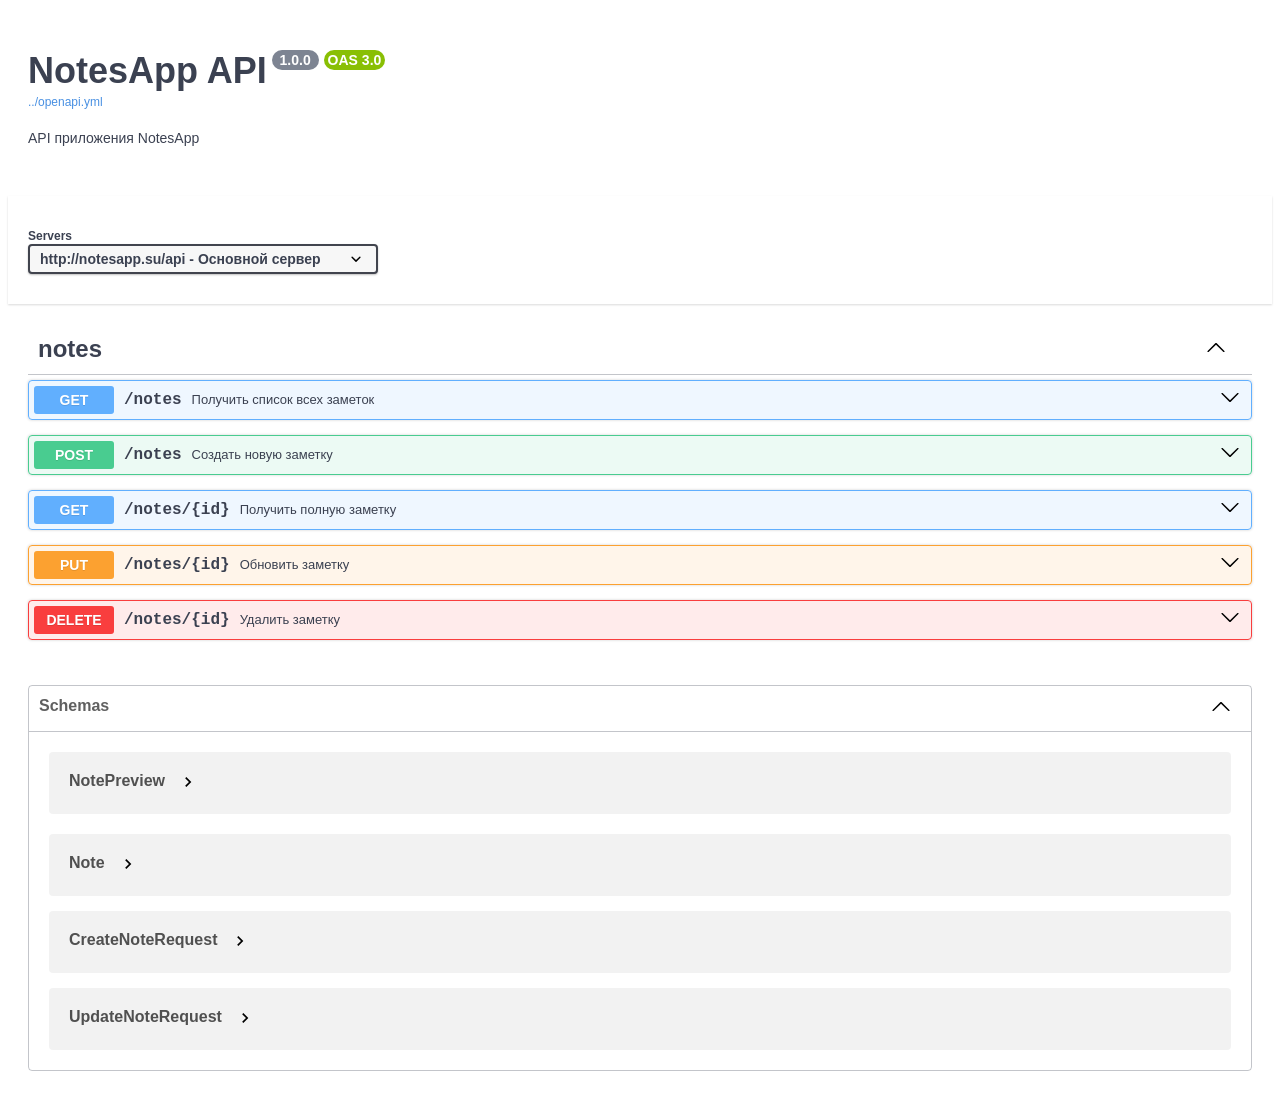
<file: notsapp/api-swagger/swagger-39518cd5.html>
<!DOCTYPE html>
<html lang="en">

<head>
  <meta charset="UTF-8">
  <title>Swagger UI</title>
  <link rel="stylesheet" type="text/css" href="../../assets/stylesheets/swagger-ui.css" />
  
</head>

<body style="overflow:hidden;">
  <div id="swagger-ui"></div>
  <script src="../../assets/javascripts/swagger-ui-bundle.js" charset="UTF-8"> </script>
  <script src="../../assets/javascripts/swagger-ui-standalone-preset.js" charset="UTF-8"> </script>
  <script>
    window.onload = function () {
      
        var url = "../openapi.yml";
        
      
      window.ui = SwaggerUIBundle({
        dom_id: "#swagger-ui",
        onComplete: onComplete,
        presets: [
          SwaggerUIBundle.presets.apis,
          SwaggerUIStandalonePreset
        ],
        
        url,
        
        
        "oauth2RedirectUrl": new URL("../../assets/swagger-ui/oauth2-redirect.html",window.location.href).href,
        
        "validatorUrl": "none",
        
    "docExpansion": "list",
    "filter": false,
    "tryItOutEnabled": false,
    "supportedSubmitMethods": [
        "get",
        "put",
        "post",
        "delete",
        "options",
        "head",
        "patch",
        "trace"
    ],
    "validatorUrl": "none",
    "extra_css": [],
    "dark_scheme_name": "slate",
    "filter_files": [],
    "syntaxHighlight.theme": "agate"

      })

      

      if (parent.__init_is_dark_mode) {
          enable_dark_mode();
      }
    }

    enable_dark_mode = function(){
      document.documentElement.classList.add("dark-mode");
    }

    disable_dark_mode = function(){
      document.documentElement.classList.remove("dark-mode");
    }

    const resize_ob = new ResizeObserver(function(entries) {
      parent.update_swagger_ui_iframe_height("39518cd5");
    });

    // start observing for resizing
    resize_ob.observe(document.querySelector("body"));

    // authorize modal position
    var modal_top = 0;

    const mutation_ob = new MutationObserver(function (mutations) {
      if(mutations && mutations[0].addedNodes && mutations[0].addedNodes.length > 0){
        update_modal_top()
      }
    });

    onComplete = function(){
      // start observing for auth-wrapper after Swagger UI loaded
      const div = document.querySelector("div.auth-wrapper");
      if(div){
        mutation_ob.observe(div, {
          childList: true,
        });
      }
    }

    update_top_val = function(top){
      modal_top = top
      update_modal_top()
    }

    update_modal_top = function(){
      let modal_list = document.getElementsByClassName('modal-ux')
      if(modal_list.length > 0){
        let modal = modal_list.item(0)
        const modal_height = modal.offsetHeight
        const padding = 60
        min = parseInt(modal_height/2 + padding)
        max = document.body.scrollHeight - min + padding
        if (modal_top < min) {
          modal.style.top = `${min}px`
        } else if (modal_top > max) {
          modal.style.top = `${max}px`
        } else {
          modal.style.top = `${modal_top}px`
        }
      }
    }
  </script>
</body>

</html>
</file>
<file: assets/stylesheets/swagger-ui.css>
.swagger-ui{color:#3b4151;font-family:sans-serif}.swagger-ui html{line-height:1.15;-ms-text-size-adjust:100%;-webkit-text-size-adjust:100%}.swagger-ui body{margin:0}.swagger-ui article,.swagger-ui aside,.swagger-ui footer,.swagger-ui header,.swagger-ui nav,.swagger-ui section{display:block}.swagger-ui h1{font-size:2em;margin:.67em 0}.swagger-ui figcaption,.swagger-ui figure,.swagger-ui main{display:block}.swagger-ui figure{margin:1em 40px}.swagger-ui hr{box-sizing:content-box;height:0;overflow:visible}.swagger-ui pre{font-family:monospace,monospace;font-size:1em}.swagger-ui a{background-color:transparent;-webkit-text-decoration-skip:objects}.swagger-ui abbr[title]{border-bottom:none;text-decoration:underline;-webkit-text-decoration:underline dotted;text-decoration:underline dotted}.swagger-ui b,.swagger-ui strong{font-weight:inherit;font-weight:bolder}.swagger-ui code,.swagger-ui kbd,.swagger-ui samp{font-family:monospace,monospace;font-size:1em}.swagger-ui dfn{font-style:italic}.swagger-ui mark{background-color:#ff0;color:#000}.swagger-ui small{font-size:80%}.swagger-ui sub,.swagger-ui sup{font-size:75%;line-height:0;position:relative;vertical-align:baseline}.swagger-ui sub{bottom:-.25em}.swagger-ui sup{top:-.5em}.swagger-ui audio,.swagger-ui video{display:inline-block}.swagger-ui audio:not([controls]){display:none;height:0}.swagger-ui img{border-style:none}.swagger-ui svg:not(:root){overflow:hidden}.swagger-ui button,.swagger-ui input,.swagger-ui optgroup,.swagger-ui select,.swagger-ui textarea{font-family:sans-serif;font-size:100%;line-height:1.15;margin:0}.swagger-ui button,.swagger-ui input{overflow:visible}.swagger-ui button,.swagger-ui select{text-transform:none}.swagger-ui [type=reset],.swagger-ui [type=submit],.swagger-ui button,.swagger-ui html [type=button]{-webkit-appearance:button}.swagger-ui [type=button]::-moz-focus-inner,.swagger-ui [type=reset]::-moz-focus-inner,.swagger-ui [type=submit]::-moz-focus-inner,.swagger-ui button::-moz-focus-inner{border-style:none;padding:0}.swagger-ui [type=button]:-moz-focusring,.swagger-ui [type=reset]:-moz-focusring,.swagger-ui [type=submit]:-moz-focusring,.swagger-ui button:-moz-focusring{outline:1px dotted ButtonText}.swagger-ui fieldset{padding:.35em .75em .625em}.swagger-ui legend{box-sizing:border-box;color:inherit;display:table;max-width:100%;padding:0;white-space:normal}.swagger-ui progress{display:inline-block;vertical-align:baseline}.swagger-ui textarea{overflow:auto}.swagger-ui [type=checkbox],.swagger-ui [type=radio]{box-sizing:border-box;padding:0}.swagger-ui [type=number]::-webkit-inner-spin-button,.swagger-ui [type=number]::-webkit-outer-spin-button{height:auto}.swagger-ui [type=search]{-webkit-appearance:textfield;outline-offset:-2px}.swagger-ui [type=search]::-webkit-search-cancel-button,.swagger-ui [type=search]::-webkit-search-decoration{-webkit-appearance:none}.swagger-ui ::-webkit-file-upload-button{-webkit-appearance:button;font:inherit}.swagger-ui details,.swagger-ui menu{display:block}.swagger-ui summary{display:list-item}.swagger-ui canvas{display:inline-block}.swagger-ui [hidden],.swagger-ui template{display:none}.swagger-ui .debug *{outline:1px solid gold}.swagger-ui .debug-white *{outline:1px solid #fff}.swagger-ui .debug-black *{outline:1px solid #000}.swagger-ui .debug-grid{background:transparent url([data-uri]) repeat 0 0}.swagger-ui .debug-grid-16{background:transparent url([data-uri]) repeat 0 0}.swagger-ui .debug-grid-8-solid{background:#fff url([data-uri]) repeat 0 0}.swagger-ui .debug-grid-16-solid{background:#fff url([data-uri]) repeat 0 0}.swagger-ui .border-box,.swagger-ui a,.swagger-ui article,.swagger-ui body,.swagger-ui code,.swagger-ui dd,.swagger-ui div,.swagger-ui dl,.swagger-ui dt,.swagger-ui fieldset,.swagger-ui footer,.swagger-ui form,.swagger-ui h1,.swagger-ui h2,.swagger-ui h3,.swagger-ui h4,.swagger-ui h5,.swagger-ui h6,.swagger-ui header,.swagger-ui html,.swagger-ui input[type=email],.swagger-ui input[type=number],.swagger-ui input[type=password],.swagger-ui input[type=tel],.swagger-ui input[type=text],.swagger-ui input[type=url],.swagger-ui legend,.swagger-ui li,.swagger-ui main,.swagger-ui ol,.swagger-ui p,.swagger-ui pre,.swagger-ui section,.swagger-ui table,.swagger-ui td,.swagger-ui textarea,.swagger-ui th,.swagger-ui tr,.swagger-ui ul{box-sizing:border-box}.swagger-ui .aspect-ratio{height:0;position:relative}.swagger-ui .aspect-ratio--16x9{padding-bottom:56.25%}.swagger-ui .aspect-ratio--9x16{padding-bottom:177.77%}.swagger-ui .aspect-ratio--4x3{padding-bottom:75%}.swagger-ui .aspect-ratio--3x4{padding-bottom:133.33%}.swagger-ui .aspect-ratio--6x4{padding-bottom:66.6%}.swagger-ui .aspect-ratio--4x6{padding-bottom:150%}.swagger-ui .aspect-ratio--8x5{padding-bottom:62.5%}.swagger-ui .aspect-ratio--5x8{padding-bottom:160%}.swagger-ui .aspect-ratio--7x5{padding-bottom:71.42%}.swagger-ui .aspect-ratio--5x7{padding-bottom:140%}.swagger-ui .aspect-ratio--1x1{padding-bottom:100%}.swagger-ui .aspect-ratio--object{bottom:0;height:100%;left:0;position:absolute;right:0;top:0;width:100%;z-index:100}@media screen and (min-width:30em){.swagger-ui .aspect-ratio-ns{height:0;position:relative}.swagger-ui .aspect-ratio--16x9-ns{padding-bottom:56.25%}.swagger-ui .aspect-ratio--9x16-ns{padding-bottom:177.77%}.swagger-ui .aspect-ratio--4x3-ns{padding-bottom:75%}.swagger-ui .aspect-ratio--3x4-ns{padding-bottom:133.33%}.swagger-ui .aspect-ratio--6x4-ns{padding-bottom:66.6%}.swagger-ui .aspect-ratio--4x6-ns{padding-bottom:150%}.swagger-ui .aspect-ratio--8x5-ns{padding-bottom:62.5%}.swagger-ui .aspect-ratio--5x8-ns{padding-bottom:160%}.swagger-ui .aspect-ratio--7x5-ns{padding-bottom:71.42%}.swagger-ui .aspect-ratio--5x7-ns{padding-bottom:140%}.swagger-ui .aspect-ratio--1x1-ns{padding-bottom:100%}.swagger-ui .aspect-ratio--object-ns{bottom:0;height:100%;left:0;position:absolute;right:0;top:0;width:100%;z-index:100}}@media screen and (min-width:30em)and (max-width:60em){.swagger-ui .aspect-ratio-m{height:0;position:relative}.swagger-ui .aspect-ratio--16x9-m{padding-bottom:56.25%}.swagger-ui .aspect-ratio--9x16-m{padding-bottom:177.77%}.swagger-ui .aspect-ratio--4x3-m{padding-bottom:75%}.swagger-ui .aspect-ratio--3x4-m{padding-bottom:133.33%}.swagger-ui .aspect-ratio--6x4-m{padding-bottom:66.6%}.swagger-ui .aspect-ratio--4x6-m{padding-bottom:150%}.swagger-ui .aspect-ratio--8x5-m{padding-bottom:62.5%}.swagger-ui .aspect-ratio--5x8-m{padding-bottom:160%}.swagger-ui .aspect-ratio--7x5-m{padding-bottom:71.42%}.swagger-ui .aspect-ratio--5x7-m{padding-bottom:140%}.swagger-ui .aspect-ratio--1x1-m{padding-bottom:100%}.swagger-ui .aspect-ratio--object-m{bottom:0;height:100%;left:0;position:absolute;right:0;top:0;width:100%;z-index:100}}@media screen and (min-width:60em){.swagger-ui .aspect-ratio-l{height:0;position:relative}.swagger-ui .aspect-ratio--16x9-l{padding-bottom:56.25%}.swagger-ui .aspect-ratio--9x16-l{padding-bottom:177.77%}.swagger-ui .aspect-ratio--4x3-l{padding-bottom:75%}.swagger-ui .aspect-ratio--3x4-l{padding-bottom:133.33%}.swagger-ui .aspect-ratio--6x4-l{padding-bottom:66.6%}.swagger-ui .aspect-ratio--4x6-l{padding-bottom:150%}.swagger-ui .aspect-ratio--8x5-l{padding-bottom:62.5%}.swagger-ui .aspect-ratio--5x8-l{padding-bottom:160%}.swagger-ui .aspect-ratio--7x5-l{padding-bottom:71.42%}.swagger-ui .aspect-ratio--5x7-l{padding-bottom:140%}.swagger-ui .aspect-ratio--1x1-l{padding-bottom:100%}.swagger-ui .aspect-ratio--object-l{bottom:0;height:100%;left:0;position:absolute;right:0;top:0;width:100%;z-index:100}}.swagger-ui img{max-width:100%}.swagger-ui .cover{background-size:cover!important}.swagger-ui .contain{background-size:contain!important}@media screen and (min-width:30em){.swagger-ui .cover-ns{background-size:cover!important}.swagger-ui .contain-ns{background-size:contain!important}}@media screen and (min-width:30em)and (max-width:60em){.swagger-ui .cover-m{background-size:cover!important}.swagger-ui .contain-m{background-size:contain!important}}@media screen and (min-width:60em){.swagger-ui .cover-l{background-size:cover!important}.swagger-ui .contain-l{background-size:contain!important}}.swagger-ui .bg-center{background-position:50%;background-repeat:no-repeat}.swagger-ui .bg-top{background-position:top;background-repeat:no-repeat}.swagger-ui .bg-right{background-position:100%;background-repeat:no-repeat}.swagger-ui .bg-bottom{background-position:bottom;background-repeat:no-repeat}.swagger-ui .bg-left{background-position:0;background-repeat:no-repeat}@media screen and (min-width:30em){.swagger-ui .bg-center-ns{background-position:50%;background-repeat:no-repeat}.swagger-ui .bg-top-ns{background-position:top;background-repeat:no-repeat}.swagger-ui .bg-right-ns{background-position:100%;background-repeat:no-repeat}.swagger-ui .bg-bottom-ns{background-position:bottom;background-repeat:no-repeat}.swagger-ui .bg-left-ns{background-position:0;background-repeat:no-repeat}}@media screen and (min-width:30em)and (max-width:60em){.swagger-ui .bg-center-m{background-position:50%;background-repeat:no-repeat}.swagger-ui .bg-top-m{background-position:top;background-repeat:no-repeat}.swagger-ui .bg-right-m{background-position:100%;background-repeat:no-repeat}.swagger-ui .bg-bottom-m{background-position:bottom;background-repeat:no-repeat}.swagger-ui .bg-left-m{background-position:0;background-repeat:no-repeat}}@media screen and (min-width:60em){.swagger-ui .bg-center-l{background-position:50%;background-repeat:no-repeat}.swagger-ui .bg-top-l{background-position:top;background-repeat:no-repeat}.swagger-ui .bg-right-l{background-position:100%;background-repeat:no-repeat}.swagger-ui .bg-bottom-l{background-position:bottom;background-repeat:no-repeat}.swagger-ui .bg-left-l{background-position:0;background-repeat:no-repeat}}.swagger-ui .outline{outline:1px solid}.swagger-ui .outline-transparent{outline:1px solid transparent}.swagger-ui .outline-0{outline:0}@media screen and (min-width:30em){.swagger-ui .outline-ns{outline:1px solid}.swagger-ui .outline-transparent-ns{outline:1px solid transparent}.swagger-ui .outline-0-ns{outline:0}}@media screen and (min-width:30em)and (max-width:60em){.swagger-ui .outline-m{outline:1px solid}.swagger-ui .outline-transparent-m{outline:1px solid transparent}.swagger-ui .outline-0-m{outline:0}}@media screen and (min-width:60em){.swagger-ui .outline-l{outline:1px solid}.swagger-ui .outline-transparent-l{outline:1px solid transparent}.swagger-ui .outline-0-l{outline:0}}.swagger-ui .ba{border-style:solid;border-width:1px}.swagger-ui .bt{border-top-style:solid;border-top-width:1px}.swagger-ui .br{border-right-style:solid;border-right-width:1px}.swagger-ui .bb{border-bottom-style:solid;border-bottom-width:1px}.swagger-ui .bl{border-left-style:solid;border-left-width:1px}.swagger-ui .bn{border-style:none;border-width:0}@media screen and (min-width:30em){.swagger-ui .ba-ns{border-style:solid;border-width:1px}.swagger-ui .bt-ns{border-top-style:solid;border-top-width:1px}.swagger-ui .br-ns{border-right-style:solid;border-right-width:1px}.swagger-ui .bb-ns{border-bottom-style:solid;border-bottom-width:1px}.swagger-ui .bl-ns{border-left-style:solid;border-left-width:1px}.swagger-ui .bn-ns{border-style:none;border-width:0}}@media screen and (min-width:30em)and (max-width:60em){.swagger-ui .ba-m{border-style:solid;border-width:1px}.swagger-ui .bt-m{border-top-style:solid;border-top-width:1px}.swagger-ui .br-m{border-right-style:solid;border-right-width:1px}.swagger-ui .bb-m{border-bottom-style:solid;border-bottom-width:1px}.swagger-ui .bl-m{border-left-style:solid;border-left-width:1px}.swagger-ui .bn-m{border-style:none;border-width:0}}@media screen and (min-width:60em){.swagger-ui .ba-l{border-style:solid;border-width:1px}.swagger-ui .bt-l{border-top-style:solid;border-top-width:1px}.swagger-ui .br-l{border-right-style:solid;border-right-width:1px}.swagger-ui .bb-l{border-bottom-style:solid;border-bottom-width:1px}.swagger-ui .bl-l{border-left-style:solid;border-left-width:1px}.swagger-ui .bn-l{border-style:none;border-width:0}}.swagger-ui .b--black{border-color:#000}.swagger-ui .b--near-black{border-color:#111}.swagger-ui .b--dark-gray{border-color:#333}.swagger-ui .b--mid-gray{border-color:#555}.swagger-ui .b--gray{border-color:#777}.swagger-ui .b--silver{border-color:#999}.swagger-ui .b--light-silver{border-color:#aaa}.swagger-ui .b--moon-gray{border-color:#ccc}.swagger-ui .b--light-gray{border-color:#eee}.swagger-ui .b--near-white{border-color:#f4f4f4}.swagger-ui .b--white{border-color:#fff}.swagger-ui .b--white-90{border-color:hsla(0,0%,100%,.9)}.swagger-ui .b--white-80{border-color:hsla(0,0%,100%,.8)}.swagger-ui .b--white-70{border-color:hsla(0,0%,100%,.7)}.swagger-ui .b--white-60{border-color:hsla(0,0%,100%,.6)}.swagger-ui .b--white-50{border-color:hsla(0,0%,100%,.5)}.swagger-ui .b--white-40{border-color:hsla(0,0%,100%,.4)}.swagger-ui .b--white-30{border-color:hsla(0,0%,100%,.3)}.swagger-ui .b--white-20{border-color:hsla(0,0%,100%,.2)}.swagger-ui .b--white-10{border-color:hsla(0,0%,100%,.1)}.swagger-ui .b--white-05{border-color:hsla(0,0%,100%,.05)}.swagger-ui .b--white-025{border-color:hsla(0,0%,100%,.025)}.swagger-ui .b--white-0125{border-color:hsla(0,0%,100%,.013)}.swagger-ui .b--black-90{border-color:rgba(0,0,0,.9)}.swagger-ui .b--black-80{border-color:rgba(0,0,0,.8)}.swagger-ui .b--black-70{border-color:rgba(0,0,0,.7)}.swagger-ui .b--black-60{border-color:rgba(0,0,0,.6)}.swagger-ui .b--black-50{border-color:rgba(0,0,0,.5)}.swagger-ui .b--black-40{border-color:rgba(0,0,0,.4)}.swagger-ui .b--black-30{border-color:rgba(0,0,0,.3)}.swagger-ui .b--black-20{border-color:rgba(0,0,0,.2)}.swagger-ui .b--black-10{border-color:rgba(0,0,0,.1)}.swagger-ui .b--black-05{border-color:rgba(0,0,0,.05)}.swagger-ui .b--black-025{border-color:rgba(0,0,0,.025)}.swagger-ui .b--black-0125{border-color:rgba(0,0,0,.013)}.swagger-ui .b--dark-red{border-color:#e7040f}.swagger-ui .b--red{border-color:#ff4136}.swagger-ui .b--light-red{border-color:#ff725c}.swagger-ui .b--orange{border-color:#ff6300}.swagger-ui .b--gold{border-color:#ffb700}.swagger-ui .b--yellow{border-color:gold}.swagger-ui .b--light-yellow{border-color:#fbf1a9}.swagger-ui .b--purple{border-color:#5e2ca5}.swagger-ui .b--light-purple{border-color:#a463f2}.swagger-ui .b--dark-pink{border-color:#d5008f}.swagger-ui .b--hot-pink{border-color:#ff41b4}.swagger-ui .b--pink{border-color:#ff80cc}.swagger-ui .b--light-pink{border-color:#ffa3d7}.swagger-ui .b--dark-green{border-color:#137752}.swagger-ui .b--green{border-color:#19a974}.swagger-ui .b--light-green{border-color:#9eebcf}.swagger-ui .b--navy{border-color:#001b44}.swagger-ui .b--dark-blue{border-color:#00449e}.swagger-ui .b--blue{border-color:#357edd}.swagger-ui .b--light-blue{border-color:#96ccff}.swagger-ui .b--lightest-blue{border-color:#cdecff}.swagger-ui .b--washed-blue{border-color:#f6fffe}.swagger-ui .b--washed-green{border-color:#e8fdf5}.swagger-ui .b--washed-yellow{border-color:#fffceb}.swagger-ui .b--washed-red{border-color:#ffdfdf}.swagger-ui .b--transparent{border-color:transparent}.swagger-ui .b--inherit{border-color:inherit}.swagger-ui .br0{border-radius:0}.swagger-ui .br1{border-radius:.125rem}.swagger-ui .br2{border-radius:.25rem}.swagger-ui .br3{border-radius:.5rem}.swagger-ui .br4{border-radius:1rem}.swagger-ui .br-100{border-radius:100%}.swagger-ui .br-pill{border-radius:9999px}.swagger-ui .br--bottom{border-top-left-radius:0;border-top-right-radius:0}.swagger-ui .br--top{border-bottom-left-radius:0;border-bottom-right-radius:0}.swagger-ui .br--right{border-bottom-left-radius:0;border-top-left-radius:0}.swagger-ui .br--left{border-bottom-right-radius:0;border-top-right-radius:0}@media screen and (min-width:30em){.swagger-ui .br0-ns{border-radius:0}.swagger-ui .br1-ns{border-radius:.125rem}.swagger-ui .br2-ns{border-radius:.25rem}.swagger-ui .br3-ns{border-radius:.5rem}.swagger-ui .br4-ns{border-radius:1rem}.swagger-ui .br-100-ns{border-radius:100%}.swagger-ui .br-pill-ns{border-radius:9999px}.swagger-ui .br--bottom-ns{border-top-left-radius:0;border-top-right-radius:0}.swagger-ui .br--top-ns{border-bottom-left-radius:0;border-bottom-right-radius:0}.swagger-ui .br--right-ns{border-bottom-left-radius:0;border-top-left-radius:0}.swagger-ui .br--left-ns{border-bottom-right-radius:0;border-top-right-radius:0}}@media screen and (min-width:30em)and (max-width:60em){.swagger-ui .br0-m{border-radius:0}.swagger-ui .br1-m{border-radius:.125rem}.swagger-ui .br2-m{border-radius:.25rem}.swagger-ui .br3-m{border-radius:.5rem}.swagger-ui .br4-m{border-radius:1rem}.swagger-ui .br-100-m{border-radius:100%}.swagger-ui .br-pill-m{border-radius:9999px}.swagger-ui .br--bottom-m{border-top-left-radius:0;border-top-right-radius:0}.swagger-ui .br--top-m{border-bottom-left-radius:0;border-bottom-right-radius:0}.swagger-ui .br--right-m{border-bottom-left-radius:0;border-top-left-radius:0}.swagger-ui .br--left-m{border-bottom-right-radius:0;border-top-right-radius:0}}@media screen and (min-width:60em){.swagger-ui .br0-l{border-radius:0}.swagger-ui .br1-l{border-radius:.125rem}.swagger-ui .br2-l{border-radius:.25rem}.swagger-ui .br3-l{border-radius:.5rem}.swagger-ui .br4-l{border-radius:1rem}.swagger-ui .br-100-l{border-radius:100%}.swagger-ui .br-pill-l{border-radius:9999px}.swagger-ui .br--bottom-l{border-top-left-radius:0;border-top-right-radius:0}.swagger-ui .br--top-l{border-bottom-left-radius:0;border-bottom-right-radius:0}.swagger-ui .br--right-l{border-bottom-left-radius:0;border-top-left-radius:0}.swagger-ui .br--left-l{border-bottom-right-radius:0;border-top-right-radius:0}}.swagger-ui .b--dotted{border-style:dotted}.swagger-ui .b--dashed{border-style:dashed}.swagger-ui .b--solid{border-style:solid}.swagger-ui .b--none{border-style:none}@media screen and (min-width:30em){.swagger-ui .b--dotted-ns{border-style:dotted}.swagger-ui .b--dashed-ns{border-style:dashed}.swagger-ui .b--solid-ns{border-style:solid}.swagger-ui .b--none-ns{border-style:none}}@media screen and (min-width:30em)and (max-width:60em){.swagger-ui .b--dotted-m{border-style:dotted}.swagger-ui .b--dashed-m{border-style:dashed}.swagger-ui .b--solid-m{border-style:solid}.swagger-ui .b--none-m{border-style:none}}@media screen and (min-width:60em){.swagger-ui .b--dotted-l{border-style:dotted}.swagger-ui .b--dashed-l{border-style:dashed}.swagger-ui .b--solid-l{border-style:solid}.swagger-ui .b--none-l{border-style:none}}.swagger-ui .bw0{border-width:0}.swagger-ui .bw1{border-width:.125rem}.swagger-ui .bw2{border-width:.25rem}.swagger-ui .bw3{border-width:.5rem}.swagger-ui .bw4{border-width:1rem}.swagger-ui .bw5{border-width:2rem}.swagger-ui .bt-0{border-top-width:0}.swagger-ui .br-0{border-right-width:0}.swagger-ui .bb-0{border-bottom-width:0}.swagger-ui .bl-0{border-left-width:0}@media screen and (min-width:30em){.swagger-ui .bw0-ns{border-width:0}.swagger-ui .bw1-ns{border-width:.125rem}.swagger-ui .bw2-ns{border-width:.25rem}.swagger-ui .bw3-ns{border-width:.5rem}.swagger-ui .bw4-ns{border-width:1rem}.swagger-ui .bw5-ns{border-width:2rem}.swagger-ui .bt-0-ns{border-top-width:0}.swagger-ui .br-0-ns{border-right-width:0}.swagger-ui .bb-0-ns{border-bottom-width:0}.swagger-ui .bl-0-ns{border-left-width:0}}@media screen and (min-width:30em)and (max-width:60em){.swagger-ui .bw0-m{border-width:0}.swagger-ui .bw1-m{border-width:.125rem}.swagger-ui .bw2-m{border-width:.25rem}.swagger-ui .bw3-m{border-width:.5rem}.swagger-ui .bw4-m{border-width:1rem}.swagger-ui .bw5-m{border-width:2rem}.swagger-ui .bt-0-m{border-top-width:0}.swagger-ui .br-0-m{border-right-width:0}.swagger-ui .bb-0-m{border-bottom-width:0}.swagger-ui .bl-0-m{border-left-width:0}}@media screen and (min-width:60em){.swagger-ui .bw0-l{border-width:0}.swagger-ui .bw1-l{border-width:.125rem}.swagger-ui .bw2-l{border-width:.25rem}.swagger-ui .bw3-l{border-width:.5rem}.swagger-ui .bw4-l{border-width:1rem}.swagger-ui .bw5-l{border-width:2rem}.swagger-ui .bt-0-l{border-top-width:0}.swagger-ui .br-0-l{border-right-width:0}.swagger-ui .bb-0-l{border-bottom-width:0}.swagger-ui .bl-0-l{border-left-width:0}}.swagger-ui .shadow-1{box-shadow:0 0 4px 2px rgba(0,0,0,.2)}.swagger-ui .shadow-2{box-shadow:0 0 8px 2px rgba(0,0,0,.2)}.swagger-ui .shadow-3{box-shadow:2px 2px 4px 2px rgba(0,0,0,.2)}.swagger-ui .shadow-4{box-shadow:2px 2px 8px 0 rgba(0,0,0,.2)}.swagger-ui .shadow-5{box-shadow:4px 4px 8px 0 rgba(0,0,0,.2)}@media screen and (min-width:30em){.swagger-ui .shadow-1-ns{box-shadow:0 0 4px 2px rgba(0,0,0,.2)}.swagger-ui .shadow-2-ns{box-shadow:0 0 8px 2px rgba(0,0,0,.2)}.swagger-ui .shadow-3-ns{box-shadow:2px 2px 4px 2px rgba(0,0,0,.2)}.swagger-ui .shadow-4-ns{box-shadow:2px 2px 8px 0 rgba(0,0,0,.2)}.swagger-ui .shadow-5-ns{box-shadow:4px 4px 8px 0 rgba(0,0,0,.2)}}@media screen and (min-width:30em)and (max-width:60em){.swagger-ui .shadow-1-m{box-shadow:0 0 4px 2px rgba(0,0,0,.2)}.swagger-ui .shadow-2-m{box-shadow:0 0 8px 2px rgba(0,0,0,.2)}.swagger-ui .shadow-3-m{box-shadow:2px 2px 4px 2px rgba(0,0,0,.2)}.swagger-ui .shadow-4-m{box-shadow:2px 2px 8px 0 rgba(0,0,0,.2)}.swagger-ui .shadow-5-m{box-shadow:4px 4px 8px 0 rgba(0,0,0,.2)}}@media screen and (min-width:60em){.swagger-ui .shadow-1-l{box-shadow:0 0 4px 2px rgba(0,0,0,.2)}.swagger-ui .shadow-2-l{box-shadow:0 0 8px 2px rgba(0,0,0,.2)}.swagger-ui .shadow-3-l{box-shadow:2px 2px 4px 2px rgba(0,0,0,.2)}.swagger-ui .shadow-4-l{box-shadow:2px 2px 8px 0 rgba(0,0,0,.2)}.swagger-ui .shadow-5-l{box-shadow:4px 4px 8px 0 rgba(0,0,0,.2)}}.swagger-ui .pre{overflow-x:auto;overflow-y:hidden;overflow:scroll}.swagger-ui .top-0{top:0}.swagger-ui .right-0{right:0}.swagger-ui .bottom-0{bottom:0}.swagger-ui .left-0{left:0}.swagger-ui .top-1{top:1rem}.swagger-ui .right-1{right:1rem}.swagger-ui .bottom-1{bottom:1rem}.swagger-ui .left-1{left:1rem}.swagger-ui .top-2{top:2rem}.swagger-ui .right-2{right:2rem}.swagger-ui .bottom-2{bottom:2rem}.swagger-ui .left-2{left:2rem}.swagger-ui .top--1{top:-1rem}.swagger-ui .right--1{right:-1rem}.swagger-ui .bottom--1{bottom:-1rem}.swagger-ui .left--1{left:-1rem}.swagger-ui .top--2{top:-2rem}.swagger-ui .right--2{right:-2rem}.swagger-ui .bottom--2{bottom:-2rem}.swagger-ui .left--2{left:-2rem}.swagger-ui .absolute--fill{bottom:0;left:0;right:0;top:0}@media screen and (min-width:30em){.swagger-ui .top-0-ns{top:0}.swagger-ui .left-0-ns{left:0}.swagger-ui .right-0-ns{right:0}.swagger-ui .bottom-0-ns{bottom:0}.swagger-ui .top-1-ns{top:1rem}.swagger-ui .left-1-ns{left:1rem}.swagger-ui .right-1-ns{right:1rem}.swagger-ui .bottom-1-ns{bottom:1rem}.swagger-ui .top-2-ns{top:2rem}.swagger-ui .left-2-ns{left:2rem}.swagger-ui .right-2-ns{right:2rem}.swagger-ui .bottom-2-ns{bottom:2rem}.swagger-ui .top--1-ns{top:-1rem}.swagger-ui .right--1-ns{right:-1rem}.swagger-ui .bottom--1-ns{bottom:-1rem}.swagger-ui .left--1-ns{left:-1rem}.swagger-ui .top--2-ns{top:-2rem}.swagger-ui .right--2-ns{right:-2rem}.swagger-ui .bottom--2-ns{bottom:-2rem}.swagger-ui .left--2-ns{left:-2rem}.swagger-ui .absolute--fill-ns{bottom:0;left:0;right:0;top:0}}@media screen and (min-width:30em)and (max-width:60em){.swagger-ui .top-0-m{top:0}.swagger-ui .left-0-m{left:0}.swagger-ui .right-0-m{right:0}.swagger-ui .bottom-0-m{bottom:0}.swagger-ui .top-1-m{top:1rem}.swagger-ui .left-1-m{left:1rem}.swagger-ui .right-1-m{right:1rem}.swagger-ui .bottom-1-m{bottom:1rem}.swagger-ui .top-2-m{top:2rem}.swagger-ui .left-2-m{left:2rem}.swagger-ui .right-2-m{right:2rem}.swagger-ui .bottom-2-m{bottom:2rem}.swagger-ui .top--1-m{top:-1rem}.swagger-ui .right--1-m{right:-1rem}.swagger-ui .bottom--1-m{bottom:-1rem}.swagger-ui .left--1-m{left:-1rem}.swagger-ui .top--2-m{top:-2rem}.swagger-ui .right--2-m{right:-2rem}.swagger-ui .bottom--2-m{bottom:-2rem}.swagger-ui .left--2-m{left:-2rem}.swagger-ui .absolute--fill-m{bottom:0;left:0;right:0;top:0}}@media screen and (min-width:60em){.swagger-ui .top-0-l{top:0}.swagger-ui .left-0-l{left:0}.swagger-ui .right-0-l{right:0}.swagger-ui .bottom-0-l{bottom:0}.swagger-ui .top-1-l{top:1rem}.swagger-ui .left-1-l{left:1rem}.swagger-ui .right-1-l{right:1rem}.swagger-ui .bottom-1-l{bottom:1rem}.swagger-ui .top-2-l{top:2rem}.swagger-ui .left-2-l{left:2rem}.swagger-ui .right-2-l{right:2rem}.swagger-ui .bottom-2-l{bottom:2rem}.swagger-ui .top--1-l{top:-1rem}.swagger-ui .right--1-l{right:-1rem}.swagger-ui .bottom--1-l{bottom:-1rem}.swagger-ui .left--1-l{left:-1rem}.swagger-ui .top--2-l{top:-2rem}.swagger-ui .right--2-l{right:-2rem}.swagger-ui .bottom--2-l{bottom:-2rem}.swagger-ui .left--2-l{left:-2rem}.swagger-ui .absolute--fill-l{bottom:0;left:0;right:0;top:0}}.swagger-ui .cf:after,.swagger-ui .cf:before{content:" ";display:table}.swagger-ui .cf:after{clear:both}.swagger-ui .cf{zoom:1}.swagger-ui .cl{clear:left}.swagger-ui .cr{clear:right}.swagger-ui .cb{clear:both}.swagger-ui .cn{clear:none}@media screen and (min-width:30em){.swagger-ui .cl-ns{clear:left}.swagger-ui .cr-ns{clear:right}.swagger-ui .cb-ns{clear:both}.swagger-ui .cn-ns{clear:none}}@media screen and (min-width:30em)and (max-width:60em){.swagger-ui .cl-m{clear:left}.swagger-ui .cr-m{clear:right}.swagger-ui .cb-m{clear:both}.swagger-ui .cn-m{clear:none}}@media screen and (min-width:60em){.swagger-ui .cl-l{clear:left}.swagger-ui .cr-l{clear:right}.swagger-ui .cb-l{clear:both}.swagger-ui .cn-l{clear:none}}.swagger-ui .flex{display:flex}.swagger-ui .inline-flex{display:inline-flex}.swagger-ui .flex-auto{flex:1 1 auto;min-height:0;min-width:0}.swagger-ui .flex-none{flex:none}.swagger-ui .flex-column{flex-direction:column}.swagger-ui .flex-row{flex-direction:row}.swagger-ui .flex-wrap{flex-wrap:wrap}.swagger-ui .flex-nowrap{flex-wrap:nowrap}.swagger-ui .flex-wrap-reverse{flex-wrap:wrap-reverse}.swagger-ui .flex-column-reverse{flex-direction:column-reverse}.swagger-ui .flex-row-reverse{flex-direction:row-reverse}.swagger-ui .items-start{align-items:flex-start}.swagger-ui .items-end{align-items:flex-end}.swagger-ui .items-center{align-items:center}.swagger-ui .items-baseline{align-items:baseline}.swagger-ui .items-stretch{align-items:stretch}.swagger-ui .self-start{align-self:flex-start}.swagger-ui .self-end{align-self:flex-end}.swagger-ui .self-center{align-self:center}.swagger-ui .self-baseline{align-self:baseline}.swagger-ui .self-stretch{align-self:stretch}.swagger-ui .justify-start{justify-content:flex-start}.swagger-ui .justify-end{justify-content:flex-end}.swagger-ui .justify-center{justify-content:center}.swagger-ui .justify-between{justify-content:space-between}.swagger-ui .justify-around{justify-content:space-around}.swagger-ui .content-start{align-content:flex-start}.swagger-ui .content-end{align-content:flex-end}.swagger-ui .content-center{align-content:center}.swagger-ui .content-between{align-content:space-between}.swagger-ui .content-around{align-content:space-around}.swagger-ui .content-stretch{align-content:stretch}.swagger-ui .order-0{order:0}.swagger-ui .order-1{order:1}.swagger-ui .order-2{order:2}.swagger-ui .order-3{order:3}.swagger-ui .order-4{order:4}.swagger-ui .order-5{order:5}.swagger-ui .order-6{order:6}.swagger-ui .order-7{order:7}.swagger-ui .order-8{order:8}.swagger-ui .order-last{order:99999}.swagger-ui .flex-grow-0{flex-grow:0}.swagger-ui .flex-grow-1{flex-grow:1}.swagger-ui .flex-shrink-0{flex-shrink:0}.swagger-ui .flex-shrink-1{flex-shrink:1}@media screen and (min-width:30em){.swagger-ui .flex-ns{display:flex}.swagger-ui .inline-flex-ns{display:inline-flex}.swagger-ui .flex-auto-ns{flex:1 1 auto;min-height:0;min-width:0}.swagger-ui .flex-none-ns{flex:none}.swagger-ui .flex-column-ns{flex-direction:column}.swagger-ui .flex-row-ns{flex-direction:row}.swagger-ui .flex-wrap-ns{flex-wrap:wrap}.swagger-ui .flex-nowrap-ns{flex-wrap:nowrap}.swagger-ui .flex-wrap-reverse-ns{flex-wrap:wrap-reverse}.swagger-ui .flex-column-reverse-ns{flex-direction:column-reverse}.swagger-ui .flex-row-reverse-ns{flex-direction:row-reverse}.swagger-ui .items-start-ns{align-items:flex-start}.swagger-ui .items-end-ns{align-items:flex-end}.swagger-ui .items-center-ns{align-items:center}.swagger-ui .items-baseline-ns{align-items:baseline}.swagger-ui .items-stretch-ns{align-items:stretch}.swagger-ui .self-start-ns{align-self:flex-start}.swagger-ui .self-end-ns{align-self:flex-end}.swagger-ui .self-center-ns{align-self:center}.swagger-ui .self-baseline-ns{align-self:baseline}.swagger-ui .self-stretch-ns{align-self:stretch}.swagger-ui .justify-start-ns{justify-content:flex-start}.swagger-ui .justify-end-ns{justify-content:flex-end}.swagger-ui .justify-center-ns{justify-content:center}.swagger-ui .justify-between-ns{justify-content:space-between}.swagger-ui .justify-around-ns{justify-content:space-around}.swagger-ui .content-start-ns{align-content:flex-start}.swagger-ui .content-end-ns{align-content:flex-end}.swagger-ui .content-center-ns{align-content:center}.swagger-ui .content-between-ns{align-content:space-between}.swagger-ui .content-around-ns{align-content:space-around}.swagger-ui .content-stretch-ns{align-content:stretch}.swagger-ui .order-0-ns{order:0}.swagger-ui .order-1-ns{order:1}.swagger-ui .order-2-ns{order:2}.swagger-ui .order-3-ns{order:3}.swagger-ui .order-4-ns{order:4}.swagger-ui .order-5-ns{order:5}.swagger-ui .order-6-ns{order:6}.swagger-ui .order-7-ns{order:7}.swagger-ui .order-8-ns{order:8}.swagger-ui .order-last-ns{order:99999}.swagger-ui .flex-grow-0-ns{flex-grow:0}.swagger-ui .flex-grow-1-ns{flex-grow:1}.swagger-ui .flex-shrink-0-ns{flex-shrink:0}.swagger-ui .flex-shrink-1-ns{flex-shrink:1}}@media screen and (min-width:30em)and (max-width:60em){.swagger-ui .flex-m{display:flex}.swagger-ui .inline-flex-m{display:inline-flex}.swagger-ui .flex-auto-m{flex:1 1 auto;min-height:0;min-width:0}.swagger-ui .flex-none-m{flex:none}.swagger-ui .flex-column-m{flex-direction:column}.swagger-ui .flex-row-m{flex-direction:row}.swagger-ui .flex-wrap-m{flex-wrap:wrap}.swagger-ui .flex-nowrap-m{flex-wrap:nowrap}.swagger-ui .flex-wrap-reverse-m{flex-wrap:wrap-reverse}.swagger-ui .flex-column-reverse-m{flex-direction:column-reverse}.swagger-ui .flex-row-reverse-m{flex-direction:row-reverse}.swagger-ui .items-start-m{align-items:flex-start}.swagger-ui .items-end-m{align-items:flex-end}.swagger-ui .items-center-m{align-items:center}.swagger-ui .items-baseline-m{align-items:baseline}.swagger-ui .items-stretch-m{align-items:stretch}.swagger-ui .self-start-m{align-self:flex-start}.swagger-ui .self-end-m{align-self:flex-end}.swagger-ui .self-center-m{align-self:center}.swagger-ui .self-baseline-m{align-self:baseline}.swagger-ui .self-stretch-m{align-self:stretch}.swagger-ui .justify-start-m{justify-content:flex-start}.swagger-ui .justify-end-m{justify-content:flex-end}.swagger-ui .justify-center-m{justify-content:center}.swagger-ui .justify-between-m{justify-content:space-between}.swagger-ui .justify-around-m{justify-content:space-around}.swagger-ui .content-start-m{align-content:flex-start}.swagger-ui .content-end-m{align-content:flex-end}.swagger-ui .content-center-m{align-content:center}.swagger-ui .content-between-m{align-content:space-between}.swagger-ui .content-around-m{align-content:space-around}.swagger-ui .content-stretch-m{align-content:stretch}.swagger-ui .order-0-m{order:0}.swagger-ui .order-1-m{order:1}.swagger-ui .order-2-m{order:2}.swagger-ui .order-3-m{order:3}.swagger-ui .order-4-m{order:4}.swagger-ui .order-5-m{order:5}.swagger-ui .order-6-m{order:6}.swagger-ui .order-7-m{order:7}.swagger-ui .order-8-m{order:8}.swagger-ui .order-last-m{order:99999}.swagger-ui .flex-grow-0-m{flex-grow:0}.swagger-ui .flex-grow-1-m{flex-grow:1}.swagger-ui .flex-shrink-0-m{flex-shrink:0}.swagger-ui .flex-shrink-1-m{flex-shrink:1}}@media screen and (min-width:60em){.swagger-ui .flex-l{display:flex}.swagger-ui .inline-flex-l{display:inline-flex}.swagger-ui .flex-auto-l{flex:1 1 auto;min-height:0;min-width:0}.swagger-ui .flex-none-l{flex:none}.swagger-ui .flex-column-l{flex-direction:column}.swagger-ui .flex-row-l{flex-direction:row}.swagger-ui .flex-wrap-l{flex-wrap:wrap}.swagger-ui .flex-nowrap-l{flex-wrap:nowrap}.swagger-ui .flex-wrap-reverse-l{flex-wrap:wrap-reverse}.swagger-ui .flex-column-reverse-l{flex-direction:column-reverse}.swagger-ui .flex-row-reverse-l{flex-direction:row-reverse}.swagger-ui .items-start-l{align-items:flex-start}.swagger-ui .items-end-l{align-items:flex-end}.swagger-ui .items-center-l{align-items:center}.swagger-ui .items-baseline-l{align-items:baseline}.swagger-ui .items-stretch-l{align-items:stretch}.swagger-ui .self-start-l{align-self:flex-start}.swagger-ui .self-end-l{align-self:flex-end}.swagger-ui .self-center-l{align-self:center}.swagger-ui .self-baseline-l{align-self:baseline}.swagger-ui .self-stretch-l{align-self:stretch}.swagger-ui .justify-start-l{justify-content:flex-start}.swagger-ui .justify-end-l{justify-content:flex-end}.swagger-ui .justify-center-l{justify-content:center}.swagger-ui .justify-between-l{justify-content:space-between}.swagger-ui .justify-around-l{justify-content:space-around}.swagger-ui .content-start-l{align-content:flex-start}.swagger-ui .content-end-l{align-content:flex-end}.swagger-ui .content-center-l{align-content:center}.swagger-ui .content-between-l{align-content:space-between}.swagger-ui .content-around-l{align-content:space-around}.swagger-ui .content-stretch-l{align-content:stretch}.swagger-ui .order-0-l{order:0}.swagger-ui .order-1-l{order:1}.swagger-ui .order-2-l{order:2}.swagger-ui .order-3-l{order:3}.swagger-ui .order-4-l{order:4}.swagger-ui .order-5-l{order:5}.swagger-ui .order-6-l{order:6}.swagger-ui .order-7-l{order:7}.swagger-ui .order-8-l{order:8}.swagger-ui .order-last-l{order:99999}.swagger-ui .flex-grow-0-l{flex-grow:0}.swagger-ui .flex-grow-1-l{flex-grow:1}.swagger-ui .flex-shrink-0-l{flex-shrink:0}.swagger-ui .flex-shrink-1-l{flex-shrink:1}}.swagger-ui .dn{display:none}.swagger-ui .di{display:inline}.swagger-ui .db{display:block}.swagger-ui .dib{display:inline-block}.swagger-ui .dit{display:inline-table}.swagger-ui .dt{display:table}.swagger-ui .dtc{display:table-cell}.swagger-ui .dt-row{display:table-row}.swagger-ui .dt-row-group{display:table-row-group}.swagger-ui .dt-column{display:table-column}.swagger-ui .dt-column-group{display:table-column-group}.swagger-ui .dt--fixed{table-layout:fixed;width:100%}@media screen and (min-width:30em){.swagger-ui .dn-ns{display:none}.swagger-ui .di-ns{display:inline}.swagger-ui .db-ns{display:block}.swagger-ui .dib-ns{display:inline-block}.swagger-ui .dit-ns{display:inline-table}.swagger-ui .dt-ns{display:table}.swagger-ui .dtc-ns{display:table-cell}.swagger-ui .dt-row-ns{display:table-row}.swagger-ui .dt-row-group-ns{display:table-row-group}.swagger-ui .dt-column-ns{display:table-column}.swagger-ui .dt-column-group-ns{display:table-column-group}.swagger-ui .dt--fixed-ns{table-layout:fixed;width:100%}}@media screen and (min-width:30em)and (max-width:60em){.swagger-ui .dn-m{display:none}.swagger-ui .di-m{display:inline}.swagger-ui .db-m{display:block}.swagger-ui .dib-m{display:inline-block}.swagger-ui .dit-m{display:inline-table}.swagger-ui .dt-m{display:table}.swagger-ui .dtc-m{display:table-cell}.swagger-ui .dt-row-m{display:table-row}.swagger-ui .dt-row-group-m{display:table-row-group}.swagger-ui .dt-column-m{display:table-column}.swagger-ui .dt-column-group-m{display:table-column-group}.swagger-ui .dt--fixed-m{table-layout:fixed;width:100%}}@media screen and (min-width:60em){.swagger-ui .dn-l{display:none}.swagger-ui .di-l{display:inline}.swagger-ui .db-l{display:block}.swagger-ui .dib-l{display:inline-block}.swagger-ui .dit-l{display:inline-table}.swagger-ui .dt-l{display:table}.swagger-ui .dtc-l{display:table-cell}.swagger-ui .dt-row-l{display:table-row}.swagger-ui .dt-row-group-l{display:table-row-group}.swagger-ui .dt-column-l{display:table-column}.swagger-ui .dt-column-group-l{display:table-column-group}.swagger-ui .dt--fixed-l{table-layout:fixed;width:100%}}.swagger-ui .fl{_display:inline;float:left}.swagger-ui .fr{_display:inline;float:right}.swagger-ui .fn{float:none}@media screen and (min-width:30em){.swagger-ui .fl-ns{_display:inline;float:left}.swagger-ui .fr-ns{_display:inline;float:right}.swagger-ui .fn-ns{float:none}}@media screen and (min-width:30em)and (max-width:60em){.swagger-ui .fl-m{_display:inline;float:left}.swagger-ui .fr-m{_display:inline;float:right}.swagger-ui .fn-m{float:none}}@media screen and (min-width:60em){.swagger-ui .fl-l{_display:inline;float:left}.swagger-ui .fr-l{_display:inline;float:right}.swagger-ui .fn-l{float:none}}.swagger-ui .sans-serif{font-family:-apple-system,BlinkMacSystemFont,avenir next,avenir,helvetica,helvetica neue,ubuntu,roboto,noto,segoe ui,arial,sans-serif}.swagger-ui .serif{font-family:georgia,serif}.swagger-ui .system-sans-serif{font-family:sans-serif}.swagger-ui .system-serif{font-family:serif}.swagger-ui .code,.swagger-ui code{font-family:Consolas,monaco,monospace}.swagger-ui .courier{font-family:Courier Next,courier,monospace}.swagger-ui .helvetica{font-family:helvetica neue,helvetica,sans-serif}.swagger-ui .avenir{font-family:avenir next,avenir,sans-serif}.swagger-ui .athelas{font-family:athelas,georgia,serif}.swagger-ui .georgia{font-family:georgia,serif}.swagger-ui .times{font-family:times,serif}.swagger-ui .bodoni{font-family:Bodoni MT,serif}.swagger-ui .calisto{font-family:Calisto MT,serif}.swagger-ui .garamond{font-family:garamond,serif}.swagger-ui .baskerville{font-family:baskerville,serif}.swagger-ui .i{font-style:italic}.swagger-ui .fs-normal{font-style:normal}@media screen and (min-width:30em){.swagger-ui .i-ns{font-style:italic}.swagger-ui .fs-normal-ns{font-style:normal}}@media screen and (min-width:30em)and (max-width:60em){.swagger-ui .i-m{font-style:italic}.swagger-ui .fs-normal-m{font-style:normal}}@media screen and (min-width:60em){.swagger-ui .i-l{font-style:italic}.swagger-ui .fs-normal-l{font-style:normal}}.swagger-ui .normal{font-weight:400}.swagger-ui .b{font-weight:700}.swagger-ui .fw1{font-weight:100}.swagger-ui .fw2{font-weight:200}.swagger-ui .fw3{font-weight:300}.swagger-ui .fw4{font-weight:400}.swagger-ui .fw5{font-weight:500}.swagger-ui .fw6{font-weight:600}.swagger-ui .fw7{font-weight:700}.swagger-ui .fw8{font-weight:800}.swagger-ui .fw9{font-weight:900}@media screen and (min-width:30em){.swagger-ui .normal-ns{font-weight:400}.swagger-ui .b-ns{font-weight:700}.swagger-ui .fw1-ns{font-weight:100}.swagger-ui .fw2-ns{font-weight:200}.swagger-ui .fw3-ns{font-weight:300}.swagger-ui .fw4-ns{font-weight:400}.swagger-ui .fw5-ns{font-weight:500}.swagger-ui .fw6-ns{font-weight:600}.swagger-ui .fw7-ns{font-weight:700}.swagger-ui .fw8-ns{font-weight:800}.swagger-ui .fw9-ns{font-weight:900}}@media screen and (min-width:30em)and (max-width:60em){.swagger-ui .normal-m{font-weight:400}.swagger-ui .b-m{font-weight:700}.swagger-ui .fw1-m{font-weight:100}.swagger-ui .fw2-m{font-weight:200}.swagger-ui .fw3-m{font-weight:300}.swagger-ui .fw4-m{font-weight:400}.swagger-ui .fw5-m{font-weight:500}.swagger-ui .fw6-m{font-weight:600}.swagger-ui .fw7-m{font-weight:700}.swagger-ui .fw8-m{font-weight:800}.swagger-ui .fw9-m{font-weight:900}}@media screen and (min-width:60em){.swagger-ui .normal-l{font-weight:400}.swagger-ui .b-l{font-weight:700}.swagger-ui .fw1-l{font-weight:100}.swagger-ui .fw2-l{font-weight:200}.swagger-ui .fw3-l{font-weight:300}.swagger-ui .fw4-l{font-weight:400}.swagger-ui .fw5-l{font-weight:500}.swagger-ui .fw6-l{font-weight:600}.swagger-ui .fw7-l{font-weight:700}.swagger-ui .fw8-l{font-weight:800}.swagger-ui .fw9-l{font-weight:900}}.swagger-ui .input-reset{-webkit-appearance:none;-moz-appearance:none}.swagger-ui .button-reset::-moz-focus-inner,.swagger-ui .input-reset::-moz-focus-inner{border:0;padding:0}.swagger-ui .h1{height:1rem}.swagger-ui .h2{height:2rem}.swagger-ui .h3{height:4rem}.swagger-ui .h4{height:8rem}.swagger-ui .h5{height:16rem}.swagger-ui .h-25{height:25%}.swagger-ui .h-50{height:50%}.swagger-ui .h-75{height:75%}.swagger-ui .h-100{height:100%}.swagger-ui .min-h-100{min-height:100%}.swagger-ui .vh-25{height:25vh}.swagger-ui .vh-50{height:50vh}.swagger-ui .vh-75{height:75vh}.swagger-ui .vh-100{height:100vh}.swagger-ui .min-vh-100{min-height:100vh}.swagger-ui .h-auto{height:auto}.swagger-ui .h-inherit{height:inherit}@media screen and (min-width:30em){.swagger-ui .h1-ns{height:1rem}.swagger-ui .h2-ns{height:2rem}.swagger-ui .h3-ns{height:4rem}.swagger-ui .h4-ns{height:8rem}.swagger-ui .h5-ns{height:16rem}.swagger-ui .h-25-ns{height:25%}.swagger-ui .h-50-ns{height:50%}.swagger-ui .h-75-ns{height:75%}.swagger-ui .h-100-ns{height:100%}.swagger-ui .min-h-100-ns{min-height:100%}.swagger-ui .vh-25-ns{height:25vh}.swagger-ui .vh-50-ns{height:50vh}.swagger-ui .vh-75-ns{height:75vh}.swagger-ui .vh-100-ns{height:100vh}.swagger-ui .min-vh-100-ns{min-height:100vh}.swagger-ui .h-auto-ns{height:auto}.swagger-ui .h-inherit-ns{height:inherit}}@media screen and (min-width:30em)and (max-width:60em){.swagger-ui .h1-m{height:1rem}.swagger-ui .h2-m{height:2rem}.swagger-ui .h3-m{height:4rem}.swagger-ui .h4-m{height:8rem}.swagger-ui .h5-m{height:16rem}.swagger-ui .h-25-m{height:25%}.swagger-ui .h-50-m{height:50%}.swagger-ui .h-75-m{height:75%}.swagger-ui .h-100-m{height:100%}.swagger-ui .min-h-100-m{min-height:100%}.swagger-ui .vh-25-m{height:25vh}.swagger-ui .vh-50-m{height:50vh}.swagger-ui .vh-75-m{height:75vh}.swagger-ui .vh-100-m{height:100vh}.swagger-ui .min-vh-100-m{min-height:100vh}.swagger-ui .h-auto-m{height:auto}.swagger-ui .h-inherit-m{height:inherit}}@media screen and (min-width:60em){.swagger-ui .h1-l{height:1rem}.swagger-ui .h2-l{height:2rem}.swagger-ui .h3-l{height:4rem}.swagger-ui .h4-l{height:8rem}.swagger-ui .h5-l{height:16rem}.swagger-ui .h-25-l{height:25%}.swagger-ui .h-50-l{height:50%}.swagger-ui .h-75-l{height:75%}.swagger-ui .h-100-l{height:100%}.swagger-ui .min-h-100-l{min-height:100%}.swagger-ui .vh-25-l{height:25vh}.swagger-ui .vh-50-l{height:50vh}.swagger-ui .vh-75-l{height:75vh}.swagger-ui .vh-100-l{height:100vh}.swagger-ui .min-vh-100-l{min-height:100vh}.swagger-ui .h-auto-l{height:auto}.swagger-ui .h-inherit-l{height:inherit}}.swagger-ui .tracked{letter-spacing:.1em}.swagger-ui .tracked-tight{letter-spacing:-.05em}.swagger-ui .tracked-mega{letter-spacing:.25em}@media screen and (min-width:30em){.swagger-ui .tracked-ns{letter-spacing:.1em}.swagger-ui .tracked-tight-ns{letter-spacing:-.05em}.swagger-ui .tracked-mega-ns{letter-spacing:.25em}}@media screen and (min-width:30em)and (max-width:60em){.swagger-ui .tracked-m{letter-spacing:.1em}.swagger-ui .tracked-tight-m{letter-spacing:-.05em}.swagger-ui .tracked-mega-m{letter-spacing:.25em}}@media screen and (min-width:60em){.swagger-ui .tracked-l{letter-spacing:.1em}.swagger-ui .tracked-tight-l{letter-spacing:-.05em}.swagger-ui .tracked-mega-l{letter-spacing:.25em}}.swagger-ui .lh-solid{line-height:1}.swagger-ui .lh-title{line-height:1.25}.swagger-ui .lh-copy{line-height:1.5}@media screen and (min-width:30em){.swagger-ui .lh-solid-ns{line-height:1}.swagger-ui .lh-title-ns{line-height:1.25}.swagger-ui .lh-copy-ns{line-height:1.5}}@media screen and (min-width:30em)and (max-width:60em){.swagger-ui .lh-solid-m{line-height:1}.swagger-ui .lh-title-m{line-height:1.25}.swagger-ui .lh-copy-m{line-height:1.5}}@media screen and (min-width:60em){.swagger-ui .lh-solid-l{line-height:1}.swagger-ui .lh-title-l{line-height:1.25}.swagger-ui .lh-copy-l{line-height:1.5}}.swagger-ui .link{-webkit-text-decoration:none;text-decoration:none}.swagger-ui .link,.swagger-ui .link:active,.swagger-ui .link:focus,.swagger-ui .link:hover,.swagger-ui .link:link,.swagger-ui .link:visited{transition:color .15s ease-in}.swagger-ui .link:focus{outline:1px dotted currentColor}.swagger-ui .list{list-style-type:none}.swagger-ui .mw-100{max-width:100%}.swagger-ui .mw1{max-width:1rem}.swagger-ui .mw2{max-width:2rem}.swagger-ui .mw3{max-width:4rem}.swagger-ui .mw4{max-width:8rem}.swagger-ui .mw5{max-width:16rem}.swagger-ui .mw6{max-width:32rem}.swagger-ui .mw7{max-width:48rem}.swagger-ui .mw8{max-width:64rem}.swagger-ui .mw9{max-width:96rem}.swagger-ui .mw-none{max-width:none}@media screen and (min-width:30em){.swagger-ui .mw-100-ns{max-width:100%}.swagger-ui .mw1-ns{max-width:1rem}.swagger-ui .mw2-ns{max-width:2rem}.swagger-ui .mw3-ns{max-width:4rem}.swagger-ui .mw4-ns{max-width:8rem}.swagger-ui .mw5-ns{max-width:16rem}.swagger-ui .mw6-ns{max-width:32rem}.swagger-ui .mw7-ns{max-width:48rem}.swagger-ui .mw8-ns{max-width:64rem}.swagger-ui .mw9-ns{max-width:96rem}.swagger-ui .mw-none-ns{max-width:none}}@media screen and (min-width:30em)and (max-width:60em){.swagger-ui .mw-100-m{max-width:100%}.swagger-ui .mw1-m{max-width:1rem}.swagger-ui .mw2-m{max-width:2rem}.swagger-ui .mw3-m{max-width:4rem}.swagger-ui .mw4-m{max-width:8rem}.swagger-ui .mw5-m{max-width:16rem}.swagger-ui .mw6-m{max-width:32rem}.swagger-ui .mw7-m{max-width:48rem}.swagger-ui .mw8-m{max-width:64rem}.swagger-ui .mw9-m{max-width:96rem}.swagger-ui .mw-none-m{max-width:none}}@media screen and (min-width:60em){.swagger-ui .mw-100-l{max-width:100%}.swagger-ui .mw1-l{max-width:1rem}.swagger-ui .mw2-l{max-width:2rem}.swagger-ui .mw3-l{max-width:4rem}.swagger-ui .mw4-l{max-width:8rem}.swagger-ui .mw5-l{max-width:16rem}.swagger-ui .mw6-l{max-width:32rem}.swagger-ui .mw7-l{max-width:48rem}.swagger-ui .mw8-l{max-width:64rem}.swagger-ui .mw9-l{max-width:96rem}.swagger-ui .mw-none-l{max-width:none}}.swagger-ui .w1{width:1rem}.swagger-ui .w2{width:2rem}.swagger-ui .w3{width:4rem}.swagger-ui .w4{width:8rem}.swagger-ui .w5{width:16rem}.swagger-ui .w-10{width:10%}.swagger-ui .w-20{width:20%}.swagger-ui .w-25{width:25%}.swagger-ui .w-30{width:30%}.swagger-ui .w-33{width:33%}.swagger-ui .w-34{width:34%}.swagger-ui .w-40{width:40%}.swagger-ui .w-50{width:50%}.swagger-ui .w-60{width:60%}.swagger-ui .w-70{width:70%}.swagger-ui .w-75{width:75%}.swagger-ui .w-80{width:80%}.swagger-ui .w-90{width:90%}.swagger-ui .w-100{width:100%}.swagger-ui .w-third{width:33.3333333333%}.swagger-ui .w-two-thirds{width:66.6666666667%}.swagger-ui .w-auto{width:auto}@media screen and (min-width:30em){.swagger-ui .w1-ns{width:1rem}.swagger-ui .w2-ns{width:2rem}.swagger-ui .w3-ns{width:4rem}.swagger-ui .w4-ns{width:8rem}.swagger-ui .w5-ns{width:16rem}.swagger-ui .w-10-ns{width:10%}.swagger-ui .w-20-ns{width:20%}.swagger-ui .w-25-ns{width:25%}.swagger-ui .w-30-ns{width:30%}.swagger-ui .w-33-ns{width:33%}.swagger-ui .w-34-ns{width:34%}.swagger-ui .w-40-ns{width:40%}.swagger-ui .w-50-ns{width:50%}.swagger-ui .w-60-ns{width:60%}.swagger-ui .w-70-ns{width:70%}.swagger-ui .w-75-ns{width:75%}.swagger-ui .w-80-ns{width:80%}.swagger-ui .w-90-ns{width:90%}.swagger-ui .w-100-ns{width:100%}.swagger-ui .w-third-ns{width:33.3333333333%}.swagger-ui .w-two-thirds-ns{width:66.6666666667%}.swagger-ui .w-auto-ns{width:auto}}@media screen and (min-width:30em)and (max-width:60em){.swagger-ui .w1-m{width:1rem}.swagger-ui .w2-m{width:2rem}.swagger-ui .w3-m{width:4rem}.swagger-ui .w4-m{width:8rem}.swagger-ui .w5-m{width:16rem}.swagger-ui .w-10-m{width:10%}.swagger-ui .w-20-m{width:20%}.swagger-ui .w-25-m{width:25%}.swagger-ui .w-30-m{width:30%}.swagger-ui .w-33-m{width:33%}.swagger-ui .w-34-m{width:34%}.swagger-ui .w-40-m{width:40%}.swagger-ui .w-50-m{width:50%}.swagger-ui .w-60-m{width:60%}.swagger-ui .w-70-m{width:70%}.swagger-ui .w-75-m{width:75%}.swagger-ui .w-80-m{width:80%}.swagger-ui .w-90-m{width:90%}.swagger-ui .w-100-m{width:100%}.swagger-ui .w-third-m{width:33.3333333333%}.swagger-ui .w-two-thirds-m{width:66.6666666667%}.swagger-ui .w-auto-m{width:auto}}@media screen and (min-width:60em){.swagger-ui .w1-l{width:1rem}.swagger-ui .w2-l{width:2rem}.swagger-ui .w3-l{width:4rem}.swagger-ui .w4-l{width:8rem}.swagger-ui .w5-l{width:16rem}.swagger-ui .w-10-l{width:10%}.swagger-ui .w-20-l{width:20%}.swagger-ui .w-25-l{width:25%}.swagger-ui .w-30-l{width:30%}.swagger-ui .w-33-l{width:33%}.swagger-ui .w-34-l{width:34%}.swagger-ui .w-40-l{width:40%}.swagger-ui .w-50-l{width:50%}.swagger-ui .w-60-l{width:60%}.swagger-ui .w-70-l{width:70%}.swagger-ui .w-75-l{width:75%}.swagger-ui .w-80-l{width:80%}.swagger-ui .w-90-l{width:90%}.swagger-ui .w-100-l{width:100%}.swagger-ui .w-third-l{width:33.3333333333%}.swagger-ui .w-two-thirds-l{width:66.6666666667%}.swagger-ui .w-auto-l{width:auto}}.swagger-ui .overflow-visible{overflow:visible}.swagger-ui .overflow-hidden{overflow:hidden}.swagger-ui .overflow-scroll{overflow:scroll}.swagger-ui .overflow-auto{overflow:auto}.swagger-ui .overflow-x-visible{overflow-x:visible}.swagger-ui .overflow-x-hidden{overflow-x:hidden}.swagger-ui .overflow-x-scroll{overflow-x:scroll}.swagger-ui .overflow-x-auto{overflow-x:auto}.swagger-ui .overflow-y-visible{overflow-y:visible}.swagger-ui .overflow-y-hidden{overflow-y:hidden}.swagger-ui .overflow-y-scroll{overflow-y:scroll}.swagger-ui .overflow-y-auto{overflow-y:auto}@media screen and (min-width:30em){.swagger-ui .overflow-visible-ns{overflow:visible}.swagger-ui .overflow-hidden-ns{overflow:hidden}.swagger-ui .overflow-scroll-ns{overflow:scroll}.swagger-ui .overflow-auto-ns{overflow:auto}.swagger-ui .overflow-x-visible-ns{overflow-x:visible}.swagger-ui .overflow-x-hidden-ns{overflow-x:hidden}.swagger-ui .overflow-x-scroll-ns{overflow-x:scroll}.swagger-ui .overflow-x-auto-ns{overflow-x:auto}.swagger-ui .overflow-y-visible-ns{overflow-y:visible}.swagger-ui .overflow-y-hidden-ns{overflow-y:hidden}.swagger-ui .overflow-y-scroll-ns{overflow-y:scroll}.swagger-ui .overflow-y-auto-ns{overflow-y:auto}}@media screen and (min-width:30em)and (max-width:60em){.swagger-ui .overflow-visible-m{overflow:visible}.swagger-ui .overflow-hidden-m{overflow:hidden}.swagger-ui .overflow-scroll-m{overflow:scroll}.swagger-ui .overflow-auto-m{overflow:auto}.swagger-ui .overflow-x-visible-m{overflow-x:visible}.swagger-ui .overflow-x-hidden-m{overflow-x:hidden}.swagger-ui .overflow-x-scroll-m{overflow-x:scroll}.swagger-ui .overflow-x-auto-m{overflow-x:auto}.swagger-ui .overflow-y-visible-m{overflow-y:visible}.swagger-ui .overflow-y-hidden-m{overflow-y:hidden}.swagger-ui .overflow-y-scroll-m{overflow-y:scroll}.swagger-ui .overflow-y-auto-m{overflow-y:auto}}@media screen and (min-width:60em){.swagger-ui .overflow-visible-l{overflow:visible}.swagger-ui .overflow-hidden-l{overflow:hidden}.swagger-ui .overflow-scroll-l{overflow:scroll}.swagger-ui .overflow-auto-l{overflow:auto}.swagger-ui .overflow-x-visible-l{overflow-x:visible}.swagger-ui .overflow-x-hidden-l{overflow-x:hidden}.swagger-ui .overflow-x-scroll-l{overflow-x:scroll}.swagger-ui .overflow-x-auto-l{overflow-x:auto}.swagger-ui .overflow-y-visible-l{overflow-y:visible}.swagger-ui .overflow-y-hidden-l{overflow-y:hidden}.swagger-ui .overflow-y-scroll-l{overflow-y:scroll}.swagger-ui .overflow-y-auto-l{overflow-y:auto}}.swagger-ui .static{position:static}.swagger-ui .relative{position:relative}.swagger-ui .absolute{position:absolute}.swagger-ui .fixed{position:fixed}@media screen and (min-width:30em){.swagger-ui .static-ns{position:static}.swagger-ui .relative-ns{position:relative}.swagger-ui .absolute-ns{position:absolute}.swagger-ui .fixed-ns{position:fixed}}@media screen and (min-width:30em)and (max-width:60em){.swagger-ui .static-m{position:static}.swagger-ui .relative-m{position:relative}.swagger-ui .absolute-m{position:absolute}.swagger-ui .fixed-m{position:fixed}}@media screen and (min-width:60em){.swagger-ui .static-l{position:static}.swagger-ui .relative-l{position:relative}.swagger-ui .absolute-l{position:absolute}.swagger-ui .fixed-l{position:fixed}}.swagger-ui .o-100{opacity:1}.swagger-ui .o-90{opacity:.9}.swagger-ui .o-80{opacity:.8}.swagger-ui .o-70{opacity:.7}.swagger-ui .o-60{opacity:.6}.swagger-ui .o-50{opacity:.5}.swagger-ui .o-40{opacity:.4}.swagger-ui .o-30{opacity:.3}.swagger-ui .o-20{opacity:.2}.swagger-ui .o-10{opacity:.1}.swagger-ui .o-05{opacity:.05}.swagger-ui .o-025{opacity:.025}.swagger-ui .o-0{opacity:0}.swagger-ui .rotate-45{transform:rotate(45deg)}.swagger-ui .rotate-90{transform:rotate(90deg)}.swagger-ui .rotate-135{transform:rotate(135deg)}.swagger-ui .rotate-180{transform:rotate(180deg)}.swagger-ui .rotate-225{transform:rotate(225deg)}.swagger-ui .rotate-270{transform:rotate(270deg)}.swagger-ui .rotate-315{transform:rotate(315deg)}@media screen and (min-width:30em){.swagger-ui .rotate-45-ns{transform:rotate(45deg)}.swagger-ui .rotate-90-ns{transform:rotate(90deg)}.swagger-ui .rotate-135-ns{transform:rotate(135deg)}.swagger-ui .rotate-180-ns{transform:rotate(180deg)}.swagger-ui .rotate-225-ns{transform:rotate(225deg)}.swagger-ui .rotate-270-ns{transform:rotate(270deg)}.swagger-ui .rotate-315-ns{transform:rotate(315deg)}}@media screen and (min-width:30em)and (max-width:60em){.swagger-ui .rotate-45-m{transform:rotate(45deg)}.swagger-ui .rotate-90-m{transform:rotate(90deg)}.swagger-ui .rotate-135-m{transform:rotate(135deg)}.swagger-ui .rotate-180-m{transform:rotate(180deg)}.swagger-ui .rotate-225-m{transform:rotate(225deg)}.swagger-ui .rotate-270-m{transform:rotate(270deg)}.swagger-ui .rotate-315-m{transform:rotate(315deg)}}@media screen and (min-width:60em){.swagger-ui .rotate-45-l{transform:rotate(45deg)}.swagger-ui .rotate-90-l{transform:rotate(90deg)}.swagger-ui .rotate-135-l{transform:rotate(135deg)}.swagger-ui .rotate-180-l{transform:rotate(180deg)}.swagger-ui .rotate-225-l{transform:rotate(225deg)}.swagger-ui .rotate-270-l{transform:rotate(270deg)}.swagger-ui .rotate-315-l{transform:rotate(315deg)}}.swagger-ui .black-90{color:rgba(0,0,0,.9)}.swagger-ui .black-80{color:rgba(0,0,0,.8)}.swagger-ui .black-70{color:rgba(0,0,0,.7)}.swagger-ui .black-60{color:rgba(0,0,0,.6)}.swagger-ui .black-50{color:rgba(0,0,0,.5)}.swagger-ui .black-40{color:rgba(0,0,0,.4)}.swagger-ui .black-30{color:rgba(0,0,0,.3)}.swagger-ui .black-20{color:rgba(0,0,0,.2)}.swagger-ui .black-10{color:rgba(0,0,0,.1)}.swagger-ui .black-05{color:rgba(0,0,0,.05)}.swagger-ui .white-90{color:hsla(0,0%,100%,.9)}.swagger-ui .white-80{color:hsla(0,0%,100%,.8)}.swagger-ui .white-70{color:hsla(0,0%,100%,.7)}.swagger-ui .white-60{color:hsla(0,0%,100%,.6)}.swagger-ui .white-50{color:hsla(0,0%,100%,.5)}.swagger-ui .white-40{color:hsla(0,0%,100%,.4)}.swagger-ui .white-30{color:hsla(0,0%,100%,.3)}.swagger-ui .white-20{color:hsla(0,0%,100%,.2)}.swagger-ui .white-10{color:hsla(0,0%,100%,.1)}.swagger-ui .black{color:#000}.swagger-ui .near-black{color:#111}.swagger-ui .dark-gray{color:#333}.swagger-ui .mid-gray{color:#555}.swagger-ui .gray{color:#777}.swagger-ui .silver{color:#999}.swagger-ui .light-silver{color:#aaa}.swagger-ui .moon-gray{color:#ccc}.swagger-ui .light-gray{color:#eee}.swagger-ui .near-white{color:#f4f4f4}.swagger-ui .white{color:#fff}.swagger-ui .dark-red{color:#e7040f}.swagger-ui .red{color:#ff4136}.swagger-ui .light-red{color:#ff725c}.swagger-ui .orange{color:#ff6300}.swagger-ui .gold{color:#ffb700}.swagger-ui .yellow{color:gold}.swagger-ui .light-yellow{color:#fbf1a9}.swagger-ui .purple{color:#5e2ca5}.swagger-ui .light-purple{color:#a463f2}.swagger-ui .dark-pink{color:#d5008f}.swagger-ui .hot-pink{color:#ff41b4}.swagger-ui .pink{color:#ff80cc}.swagger-ui .light-pink{color:#ffa3d7}.swagger-ui .dark-green{color:#137752}.swagger-ui .green{color:#19a974}.swagger-ui .light-green{color:#9eebcf}.swagger-ui .navy{color:#001b44}.swagger-ui .dark-blue{color:#00449e}.swagger-ui .blue{color:#357edd}.swagger-ui .light-blue{color:#96ccff}.swagger-ui .lightest-blue{color:#cdecff}.swagger-ui .washed-blue{color:#f6fffe}.swagger-ui .washed-green{color:#e8fdf5}.swagger-ui .washed-yellow{color:#fffceb}.swagger-ui .washed-red{color:#ffdfdf}.swagger-ui .color-inherit{color:inherit}.swagger-ui .bg-black-90{background-color:rgba(0,0,0,.9)}.swagger-ui .bg-black-80{background-color:rgba(0,0,0,.8)}.swagger-ui .bg-black-70{background-color:rgba(0,0,0,.7)}.swagger-ui .bg-black-60{background-color:rgba(0,0,0,.6)}.swagger-ui .bg-black-50{background-color:rgba(0,0,0,.5)}.swagger-ui .bg-black-40{background-color:rgba(0,0,0,.4)}.swagger-ui .bg-black-30{background-color:rgba(0,0,0,.3)}.swagger-ui .bg-black-20{background-color:rgba(0,0,0,.2)}.swagger-ui .bg-black-10{background-color:rgba(0,0,0,.1)}.swagger-ui .bg-black-05{background-color:rgba(0,0,0,.05)}.swagger-ui .bg-white-90{background-color:hsla(0,0%,100%,.9)}.swagger-ui .bg-white-80{background-color:hsla(0,0%,100%,.8)}.swagger-ui .bg-white-70{background-color:hsla(0,0%,100%,.7)}.swagger-ui .bg-white-60{background-color:hsla(0,0%,100%,.6)}.swagger-ui .bg-white-50{background-color:hsla(0,0%,100%,.5)}.swagger-ui .bg-white-40{background-color:hsla(0,0%,100%,.4)}.swagger-ui .bg-white-30{background-color:hsla(0,0%,100%,.3)}.swagger-ui .bg-white-20{background-color:hsla(0,0%,100%,.2)}.swagger-ui .bg-white-10{background-color:hsla(0,0%,100%,.1)}.swagger-ui .bg-black{background-color:#000}.swagger-ui .bg-near-black{background-color:#111}.swagger-ui .bg-dark-gray{background-color:#333}.swagger-ui .bg-mid-gray{background-color:#555}.swagger-ui .bg-gray{background-color:#777}.swagger-ui .bg-silver{background-color:#999}.swagger-ui .bg-light-silver{background-color:#aaa}.swagger-ui .bg-moon-gray{background-color:#ccc}.swagger-ui .bg-light-gray{background-color:#eee}.swagger-ui .bg-near-white{background-color:#f4f4f4}.swagger-ui .bg-white{background-color:#fff}.swagger-ui .bg-transparent{background-color:transparent}.swagger-ui .bg-dark-red{background-color:#e7040f}.swagger-ui .bg-red{background-color:#ff4136}.swagger-ui .bg-light-red{background-color:#ff725c}.swagger-ui .bg-orange{background-color:#ff6300}.swagger-ui .bg-gold{background-color:#ffb700}.swagger-ui .bg-yellow{background-color:gold}.swagger-ui .bg-light-yellow{background-color:#fbf1a9}.swagger-ui .bg-purple{background-color:#5e2ca5}.swagger-ui .bg-light-purple{background-color:#a463f2}.swagger-ui .bg-dark-pink{background-color:#d5008f}.swagger-ui .bg-hot-pink{background-color:#ff41b4}.swagger-ui .bg-pink{background-color:#ff80cc}.swagger-ui .bg-light-pink{background-color:#ffa3d7}.swagger-ui .bg-dark-green{background-color:#137752}.swagger-ui .bg-green{background-color:#19a974}.swagger-ui .bg-light-green{background-color:#9eebcf}.swagger-ui .bg-navy{background-color:#001b44}.swagger-ui .bg-dark-blue{background-color:#00449e}.swagger-ui .bg-blue{background-color:#357edd}.swagger-ui .bg-light-blue{background-color:#96ccff}.swagger-ui .bg-lightest-blue{background-color:#cdecff}.swagger-ui .bg-washed-blue{background-color:#f6fffe}.swagger-ui .bg-washed-green{background-color:#e8fdf5}.swagger-ui .bg-washed-yellow{background-color:#fffceb}.swagger-ui .bg-washed-red{background-color:#ffdfdf}.swagger-ui .bg-inherit{background-color:inherit}.swagger-ui .hover-black:focus,.swagger-ui .hover-black:hover{color:#000}.swagger-ui .hover-near-black:focus,.swagger-ui .hover-near-black:hover{color:#111}.swagger-ui .hover-dark-gray:focus,.swagger-ui .hover-dark-gray:hover{color:#333}.swagger-ui .hover-mid-gray:focus,.swagger-ui .hover-mid-gray:hover{color:#555}.swagger-ui .hover-gray:focus,.swagger-ui .hover-gray:hover{color:#777}.swagger-ui .hover-silver:focus,.swagger-ui .hover-silver:hover{color:#999}.swagger-ui .hover-light-silver:focus,.swagger-ui .hover-light-silver:hover{color:#aaa}.swagger-ui .hover-moon-gray:focus,.swagger-ui .hover-moon-gray:hover{color:#ccc}.swagger-ui .hover-light-gray:focus,.swagger-ui .hover-light-gray:hover{color:#eee}.swagger-ui .hover-near-white:focus,.swagger-ui .hover-near-white:hover{color:#f4f4f4}.swagger-ui .hover-white:focus,.swagger-ui .hover-white:hover{color:#fff}.swagger-ui .hover-black-90:focus,.swagger-ui .hover-black-90:hover{color:rgba(0,0,0,.9)}.swagger-ui .hover-black-80:focus,.swagger-ui .hover-black-80:hover{color:rgba(0,0,0,.8)}.swagger-ui .hover-black-70:focus,.swagger-ui .hover-black-70:hover{color:rgba(0,0,0,.7)}.swagger-ui .hover-black-60:focus,.swagger-ui .hover-black-60:hover{color:rgba(0,0,0,.6)}.swagger-ui .hover-black-50:focus,.swagger-ui .hover-black-50:hover{color:rgba(0,0,0,.5)}.swagger-ui .hover-black-40:focus,.swagger-ui .hover-black-40:hover{color:rgba(0,0,0,.4)}.swagger-ui .hover-black-30:focus,.swagger-ui .hover-black-30:hover{color:rgba(0,0,0,.3)}.swagger-ui .hover-black-20:focus,.swagger-ui .hover-black-20:hover{color:rgba(0,0,0,.2)}.swagger-ui .hover-black-10:focus,.swagger-ui .hover-black-10:hover{color:rgba(0,0,0,.1)}.swagger-ui .hover-white-90:focus,.swagger-ui .hover-white-90:hover{color:hsla(0,0%,100%,.9)}.swagger-ui .hover-white-80:focus,.swagger-ui .hover-white-80:hover{color:hsla(0,0%,100%,.8)}.swagger-ui .hover-white-70:focus,.swagger-ui .hover-white-70:hover{color:hsla(0,0%,100%,.7)}.swagger-ui .hover-white-60:focus,.swagger-ui .hover-white-60:hover{color:hsla(0,0%,100%,.6)}.swagger-ui .hover-white-50:focus,.swagger-ui .hover-white-50:hover{color:hsla(0,0%,100%,.5)}.swagger-ui .hover-white-40:focus,.swagger-ui .hover-white-40:hover{color:hsla(0,0%,100%,.4)}.swagger-ui .hover-white-30:focus,.swagger-ui .hover-white-30:hover{color:hsla(0,0%,100%,.3)}.swagger-ui .hover-white-20:focus,.swagger-ui .hover-white-20:hover{color:hsla(0,0%,100%,.2)}.swagger-ui .hover-white-10:focus,.swagger-ui .hover-white-10:hover{color:hsla(0,0%,100%,.1)}.swagger-ui .hover-inherit:focus,.swagger-ui .hover-inherit:hover{color:inherit}.swagger-ui .hover-bg-black:focus,.swagger-ui .hover-bg-black:hover{background-color:#000}.swagger-ui .hover-bg-near-black:focus,.swagger-ui .hover-bg-near-black:hover{background-color:#111}.swagger-ui .hover-bg-dark-gray:focus,.swagger-ui .hover-bg-dark-gray:hover{background-color:#333}.swagger-ui .hover-bg-mid-gray:focus,.swagger-ui .hover-bg-mid-gray:hover{background-color:#555}.swagger-ui .hover-bg-gray:focus,.swagger-ui .hover-bg-gray:hover{background-color:#777}.swagger-ui .hover-bg-silver:focus,.swagger-ui .hover-bg-silver:hover{background-color:#999}.swagger-ui .hover-bg-light-silver:focus,.swagger-ui .hover-bg-light-silver:hover{background-color:#aaa}.swagger-ui .hover-bg-moon-gray:focus,.swagger-ui .hover-bg-moon-gray:hover{background-color:#ccc}.swagger-ui .hover-bg-light-gray:focus,.swagger-ui .hover-bg-light-gray:hover{background-color:#eee}.swagger-ui .hover-bg-near-white:focus,.swagger-ui .hover-bg-near-white:hover{background-color:#f4f4f4}.swagger-ui .hover-bg-white:focus,.swagger-ui .hover-bg-white:hover{background-color:#fff}.swagger-ui .hover-bg-transparent:focus,.swagger-ui .hover-bg-transparent:hover{background-color:transparent}.swagger-ui .hover-bg-black-90:focus,.swagger-ui .hover-bg-black-90:hover{background-color:rgba(0,0,0,.9)}.swagger-ui .hover-bg-black-80:focus,.swagger-ui .hover-bg-black-80:hover{background-color:rgba(0,0,0,.8)}.swagger-ui .hover-bg-black-70:focus,.swagger-ui .hover-bg-black-70:hover{background-color:rgba(0,0,0,.7)}.swagger-ui .hover-bg-black-60:focus,.swagger-ui .hover-bg-black-60:hover{background-color:rgba(0,0,0,.6)}.swagger-ui .hover-bg-black-50:focus,.swagger-ui .hover-bg-black-50:hover{background-color:rgba(0,0,0,.5)}.swagger-ui .hover-bg-black-40:focus,.swagger-ui .hover-bg-black-40:hover{background-color:rgba(0,0,0,.4)}.swagger-ui .hover-bg-black-30:focus,.swagger-ui .hover-bg-black-30:hover{background-color:rgba(0,0,0,.3)}.swagger-ui .hover-bg-black-20:focus,.swagger-ui .hover-bg-black-20:hover{background-color:rgba(0,0,0,.2)}.swagger-ui .hover-bg-black-10:focus,.swagger-ui .hover-bg-black-10:hover{background-color:rgba(0,0,0,.1)}.swagger-ui .hover-bg-white-90:focus,.swagger-ui .hover-bg-white-90:hover{background-color:hsla(0,0%,100%,.9)}.swagger-ui .hover-bg-white-80:focus,.swagger-ui .hover-bg-white-80:hover{background-color:hsla(0,0%,100%,.8)}.swagger-ui .hover-bg-white-70:focus,.swagger-ui .hover-bg-white-70:hover{background-color:hsla(0,0%,100%,.7)}.swagger-ui .hover-bg-white-60:focus,.swagger-ui .hover-bg-white-60:hover{background-color:hsla(0,0%,100%,.6)}.swagger-ui .hover-bg-white-50:focus,.swagger-ui .hover-bg-white-50:hover{background-color:hsla(0,0%,100%,.5)}.swagger-ui .hover-bg-white-40:focus,.swagger-ui .hover-bg-white-40:hover{background-color:hsla(0,0%,100%,.4)}.swagger-ui .hover-bg-white-30:focus,.swagger-ui .hover-bg-white-30:hover{background-color:hsla(0,0%,100%,.3)}.swagger-ui .hover-bg-white-20:focus,.swagger-ui .hover-bg-white-20:hover{background-color:hsla(0,0%,100%,.2)}.swagger-ui .hover-bg-white-10:focus,.swagger-ui .hover-bg-white-10:hover{background-color:hsla(0,0%,100%,.1)}.swagger-ui .hover-dark-red:focus,.swagger-ui .hover-dark-red:hover{color:#e7040f}.swagger-ui .hover-red:focus,.swagger-ui .hover-red:hover{color:#ff4136}.swagger-ui .hover-light-red:focus,.swagger-ui .hover-light-red:hover{color:#ff725c}.swagger-ui .hover-orange:focus,.swagger-ui .hover-orange:hover{color:#ff6300}.swagger-ui .hover-gold:focus,.swagger-ui .hover-gold:hover{color:#ffb700}.swagger-ui .hover-yellow:focus,.swagger-ui .hover-yellow:hover{color:gold}.swagger-ui .hover-light-yellow:focus,.swagger-ui .hover-light-yellow:hover{color:#fbf1a9}.swagger-ui .hover-purple:focus,.swagger-ui .hover-purple:hover{color:#5e2ca5}.swagger-ui .hover-light-purple:focus,.swagger-ui .hover-light-purple:hover{color:#a463f2}.swagger-ui .hover-dark-pink:focus,.swagger-ui .hover-dark-pink:hover{color:#d5008f}.swagger-ui .hover-hot-pink:focus,.swagger-ui .hover-hot-pink:hover{color:#ff41b4}.swagger-ui .hover-pink:focus,.swagger-ui .hover-pink:hover{color:#ff80cc}.swagger-ui .hover-light-pink:focus,.swagger-ui .hover-light-pink:hover{color:#ffa3d7}.swagger-ui .hover-dark-green:focus,.swagger-ui .hover-dark-green:hover{color:#137752}.swagger-ui .hover-green:focus,.swagger-ui .hover-green:hover{color:#19a974}.swagger-ui .hover-light-green:focus,.swagger-ui .hover-light-green:hover{color:#9eebcf}.swagger-ui .hover-navy:focus,.swagger-ui .hover-navy:hover{color:#001b44}.swagger-ui .hover-dark-blue:focus,.swagger-ui .hover-dark-blue:hover{color:#00449e}.swagger-ui .hover-blue:focus,.swagger-ui .hover-blue:hover{color:#357edd}.swagger-ui .hover-light-blue:focus,.swagger-ui .hover-light-blue:hover{color:#96ccff}.swagger-ui .hover-lightest-blue:focus,.swagger-ui .hover-lightest-blue:hover{color:#cdecff}.swagger-ui .hover-washed-blue:focus,.swagger-ui .hover-washed-blue:hover{color:#f6fffe}.swagger-ui .hover-washed-green:focus,.swagger-ui .hover-washed-green:hover{color:#e8fdf5}.swagger-ui .hover-washed-yellow:focus,.swagger-ui .hover-washed-yellow:hover{color:#fffceb}.swagger-ui .hover-washed-red:focus,.swagger-ui .hover-washed-red:hover{color:#ffdfdf}.swagger-ui .hover-bg-dark-red:focus,.swagger-ui .hover-bg-dark-red:hover{background-color:#e7040f}.swagger-ui .hover-bg-red:focus,.swagger-ui .hover-bg-red:hover{background-color:#ff4136}.swagger-ui .hover-bg-light-red:focus,.swagger-ui .hover-bg-light-red:hover{background-color:#ff725c}.swagger-ui .hover-bg-orange:focus,.swagger-ui .hover-bg-orange:hover{background-color:#ff6300}.swagger-ui .hover-bg-gold:focus,.swagger-ui .hover-bg-gold:hover{background-color:#ffb700}.swagger-ui .hover-bg-yellow:focus,.swagger-ui .hover-bg-yellow:hover{background-color:gold}.swagger-ui .hover-bg-light-yellow:focus,.swagger-ui .hover-bg-light-yellow:hover{background-color:#fbf1a9}.swagger-ui .hover-bg-purple:focus,.swagger-ui .hover-bg-purple:hover{background-color:#5e2ca5}.swagger-ui .hover-bg-light-purple:focus,.swagger-ui .hover-bg-light-purple:hover{background-color:#a463f2}.swagger-ui .hover-bg-dark-pink:focus,.swagger-ui .hover-bg-dark-pink:hover{background-color:#d5008f}.swagger-ui .hover-bg-hot-pink:focus,.swagger-ui .hover-bg-hot-pink:hover{background-color:#ff41b4}.swagger-ui .hover-bg-pink:focus,.swagger-ui .hover-bg-pink:hover{background-color:#ff80cc}.swagger-ui .hover-bg-light-pink:focus,.swagger-ui .hover-bg-light-pink:hover{background-color:#ffa3d7}.swagger-ui .hover-bg-dark-green:focus,.swagger-ui .hover-bg-dark-green:hover{background-color:#137752}.swagger-ui .hover-bg-green:focus,.swagger-ui .hover-bg-green:hover{background-color:#19a974}.swagger-ui .hover-bg-light-green:focus,.swagger-ui .hover-bg-light-green:hover{background-color:#9eebcf}.swagger-ui .hover-bg-navy:focus,.swagger-ui .hover-bg-navy:hover{background-color:#001b44}.swagger-ui .hover-bg-dark-blue:focus,.swagger-ui .hover-bg-dark-blue:hover{background-color:#00449e}.swagger-ui .hover-bg-blue:focus,.swagger-ui .hover-bg-blue:hover{background-color:#357edd}.swagger-ui .hover-bg-light-blue:focus,.swagger-ui .hover-bg-light-blue:hover{background-color:#96ccff}.swagger-ui .hover-bg-lightest-blue:focus,.swagger-ui .hover-bg-lightest-blue:hover{background-color:#cdecff}.swagger-ui .hover-bg-washed-blue:focus,.swagger-ui .hover-bg-washed-blue:hover{background-color:#f6fffe}.swagger-ui .hover-bg-washed-green:focus,.swagger-ui .hover-bg-washed-green:hover{background-color:#e8fdf5}.swagger-ui .hover-bg-washed-yellow:focus,.swagger-ui .hover-bg-washed-yellow:hover{background-color:#fffceb}.swagger-ui .hover-bg-washed-red:focus,.swagger-ui .hover-bg-washed-red:hover{background-color:#ffdfdf}.swagger-ui .hover-bg-inherit:focus,.swagger-ui .hover-bg-inherit:hover{background-color:inherit}.swagger-ui .pa0{padding:0}.swagger-ui .pa1{padding:.25rem}.swagger-ui .pa2{padding:.5rem}.swagger-ui .pa3{padding:1rem}.swagger-ui .pa4{padding:2rem}.swagger-ui .pa5{padding:4rem}.swagger-ui .pa6{padding:8rem}.swagger-ui .pa7{padding:16rem}.swagger-ui .pl0{padding-left:0}.swagger-ui .pl1{padding-left:.25rem}.swagger-ui .pl2{padding-left:.5rem}.swagger-ui .pl3{padding-left:1rem}.swagger-ui .pl4{padding-left:2rem}.swagger-ui .pl5{padding-left:4rem}.swagger-ui .pl6{padding-left:8rem}.swagger-ui .pl7{padding-left:16rem}.swagger-ui .pr0{padding-right:0}.swagger-ui .pr1{padding-right:.25rem}.swagger-ui .pr2{padding-right:.5rem}.swagger-ui .pr3{padding-right:1rem}.swagger-ui .pr4{padding-right:2rem}.swagger-ui .pr5{padding-right:4rem}.swagger-ui .pr6{padding-right:8rem}.swagger-ui .pr7{padding-right:16rem}.swagger-ui .pb0{padding-bottom:0}.swagger-ui .pb1{padding-bottom:.25rem}.swagger-ui .pb2{padding-bottom:.5rem}.swagger-ui .pb3{padding-bottom:1rem}.swagger-ui .pb4{padding-bottom:2rem}.swagger-ui .pb5{padding-bottom:4rem}.swagger-ui .pb6{padding-bottom:8rem}.swagger-ui .pb7{padding-bottom:16rem}.swagger-ui .pt0{padding-top:0}.swagger-ui .pt1{padding-top:.25rem}.swagger-ui .pt2{padding-top:.5rem}.swagger-ui .pt3{padding-top:1rem}.swagger-ui .pt4{padding-top:2rem}.swagger-ui .pt5{padding-top:4rem}.swagger-ui .pt6{padding-top:8rem}.swagger-ui .pt7{padding-top:16rem}.swagger-ui .pv0{padding-bottom:0;padding-top:0}.swagger-ui .pv1{padding-bottom:.25rem;padding-top:.25rem}.swagger-ui .pv2{padding-bottom:.5rem;padding-top:.5rem}.swagger-ui .pv3{padding-bottom:1rem;padding-top:1rem}.swagger-ui .pv4{padding-bottom:2rem;padding-top:2rem}.swagger-ui .pv5{padding-bottom:4rem;padding-top:4rem}.swagger-ui .pv6{padding-bottom:8rem;padding-top:8rem}.swagger-ui .pv7{padding-bottom:16rem;padding-top:16rem}.swagger-ui .ph0{padding-left:0;padding-right:0}.swagger-ui .ph1{padding-left:.25rem;padding-right:.25rem}.swagger-ui .ph2{padding-left:.5rem;padding-right:.5rem}.swagger-ui .ph3{padding-left:1rem;padding-right:1rem}.swagger-ui .ph4{padding-left:2rem;padding-right:2rem}.swagger-ui .ph5{padding-left:4rem;padding-right:4rem}.swagger-ui .ph6{padding-left:8rem;padding-right:8rem}.swagger-ui .ph7{padding-left:16rem;padding-right:16rem}.swagger-ui .ma0{margin:0}.swagger-ui .ma1{margin:.25rem}.swagger-ui .ma2{margin:.5rem}.swagger-ui .ma3{margin:1rem}.swagger-ui .ma4{margin:2rem}.swagger-ui .ma5{margin:4rem}.swagger-ui .ma6{margin:8rem}.swagger-ui .ma7{margin:16rem}.swagger-ui .ml0{margin-left:0}.swagger-ui .ml1{margin-left:.25rem}.swagger-ui .ml2{margin-left:.5rem}.swagger-ui .ml3{margin-left:1rem}.swagger-ui .ml4{margin-left:2rem}.swagger-ui .ml5{margin-left:4rem}.swagger-ui .ml6{margin-left:8rem}.swagger-ui .ml7{margin-left:16rem}.swagger-ui .mr0{margin-right:0}.swagger-ui .mr1{margin-right:.25rem}.swagger-ui .mr2{margin-right:.5rem}.swagger-ui .mr3{margin-right:1rem}.swagger-ui .mr4{margin-right:2rem}.swagger-ui .mr5{margin-right:4rem}.swagger-ui .mr6{margin-right:8rem}.swagger-ui .mr7{margin-right:16rem}.swagger-ui .mb0{margin-bottom:0}.swagger-ui .mb1{margin-bottom:.25rem}.swagger-ui .mb2{margin-bottom:.5rem}.swagger-ui .mb3{margin-bottom:1rem}.swagger-ui .mb4{margin-bottom:2rem}.swagger-ui .mb5{margin-bottom:4rem}.swagger-ui .mb6{margin-bottom:8rem}.swagger-ui .mb7{margin-bottom:16rem}.swagger-ui .mt0{margin-top:0}.swagger-ui .mt1{margin-top:.25rem}.swagger-ui .mt2{margin-top:.5rem}.swagger-ui .mt3{margin-top:1rem}.swagger-ui .mt4{margin-top:2rem}.swagger-ui .mt5{margin-top:4rem}.swagger-ui .mt6{margin-top:8rem}.swagger-ui .mt7{margin-top:16rem}.swagger-ui .mv0{margin-bottom:0;margin-top:0}.swagger-ui .mv1{margin-bottom:.25rem;margin-top:.25rem}.swagger-ui .mv2{margin-bottom:.5rem;margin-top:.5rem}.swagger-ui .mv3{margin-bottom:1rem;margin-top:1rem}.swagger-ui .mv4{margin-bottom:2rem;margin-top:2rem}.swagger-ui .mv5{margin-bottom:4rem;margin-top:4rem}.swagger-ui .mv6{margin-bottom:8rem;margin-top:8rem}.swagger-ui .mv7{margin-bottom:16rem;margin-top:16rem}.swagger-ui .mh0{margin-left:0;margin-right:0}.swagger-ui .mh1{margin-left:.25rem;margin-right:.25rem}.swagger-ui .mh2{margin-left:.5rem;margin-right:.5rem}.swagger-ui .mh3{margin-left:1rem;margin-right:1rem}.swagger-ui .mh4{margin-left:2rem;margin-right:2rem}.swagger-ui .mh5{margin-left:4rem;margin-right:4rem}.swagger-ui .mh6{margin-left:8rem;margin-right:8rem}.swagger-ui .mh7{margin-left:16rem;margin-right:16rem}@media screen and (min-width:30em){.swagger-ui .pa0-ns{padding:0}.swagger-ui .pa1-ns{padding:.25rem}.swagger-ui .pa2-ns{padding:.5rem}.swagger-ui .pa3-ns{padding:1rem}.swagger-ui .pa4-ns{padding:2rem}.swagger-ui .pa5-ns{padding:4rem}.swagger-ui .pa6-ns{padding:8rem}.swagger-ui .pa7-ns{padding:16rem}.swagger-ui .pl0-ns{padding-left:0}.swagger-ui .pl1-ns{padding-left:.25rem}.swagger-ui .pl2-ns{padding-left:.5rem}.swagger-ui .pl3-ns{padding-left:1rem}.swagger-ui .pl4-ns{padding-left:2rem}.swagger-ui .pl5-ns{padding-left:4rem}.swagger-ui .pl6-ns{padding-left:8rem}.swagger-ui .pl7-ns{padding-left:16rem}.swagger-ui .pr0-ns{padding-right:0}.swagger-ui .pr1-ns{padding-right:.25rem}.swagger-ui .pr2-ns{padding-right:.5rem}.swagger-ui .pr3-ns{padding-right:1rem}.swagger-ui .pr4-ns{padding-right:2rem}.swagger-ui .pr5-ns{padding-right:4rem}.swagger-ui .pr6-ns{padding-right:8rem}.swagger-ui .pr7-ns{padding-right:16rem}.swagger-ui .pb0-ns{padding-bottom:0}.swagger-ui .pb1-ns{padding-bottom:.25rem}.swagger-ui .pb2-ns{padding-bottom:.5rem}.swagger-ui .pb3-ns{padding-bottom:1rem}.swagger-ui .pb4-ns{padding-bottom:2rem}.swagger-ui .pb5-ns{padding-bottom:4rem}.swagger-ui .pb6-ns{padding-bottom:8rem}.swagger-ui .pb7-ns{padding-bottom:16rem}.swagger-ui .pt0-ns{padding-top:0}.swagger-ui .pt1-ns{padding-top:.25rem}.swagger-ui .pt2-ns{padding-top:.5rem}.swagger-ui .pt3-ns{padding-top:1rem}.swagger-ui .pt4-ns{padding-top:2rem}.swagger-ui .pt5-ns{padding-top:4rem}.swagger-ui .pt6-ns{padding-top:8rem}.swagger-ui .pt7-ns{padding-top:16rem}.swagger-ui .pv0-ns{padding-bottom:0;padding-top:0}.swagger-ui .pv1-ns{padding-bottom:.25rem;padding-top:.25rem}.swagger-ui .pv2-ns{padding-bottom:.5rem;padding-top:.5rem}.swagger-ui .pv3-ns{padding-bottom:1rem;padding-top:1rem}.swagger-ui .pv4-ns{padding-bottom:2rem;padding-top:2rem}.swagger-ui .pv5-ns{padding-bottom:4rem;padding-top:4rem}.swagger-ui .pv6-ns{padding-bottom:8rem;padding-top:8rem}.swagger-ui .pv7-ns{padding-bottom:16rem;padding-top:16rem}.swagger-ui .ph0-ns{padding-left:0;padding-right:0}.swagger-ui .ph1-ns{padding-left:.25rem;padding-right:.25rem}.swagger-ui .ph2-ns{padding-left:.5rem;padding-right:.5rem}.swagger-ui .ph3-ns{padding-left:1rem;padding-right:1rem}.swagger-ui .ph4-ns{padding-left:2rem;padding-right:2rem}.swagger-ui .ph5-ns{padding-left:4rem;padding-right:4rem}.swagger-ui .ph6-ns{padding-left:8rem;padding-right:8rem}.swagger-ui .ph7-ns{padding-left:16rem;padding-right:16rem}.swagger-ui .ma0-ns{margin:0}.swagger-ui .ma1-ns{margin:.25rem}.swagger-ui .ma2-ns{margin:.5rem}.swagger-ui .ma3-ns{margin:1rem}.swagger-ui .ma4-ns{margin:2rem}.swagger-ui .ma5-ns{margin:4rem}.swagger-ui .ma6-ns{margin:8rem}.swagger-ui .ma7-ns{margin:16rem}.swagger-ui .ml0-ns{margin-left:0}.swagger-ui .ml1-ns{margin-left:.25rem}.swagger-ui .ml2-ns{margin-left:.5rem}.swagger-ui .ml3-ns{margin-left:1rem}.swagger-ui .ml4-ns{margin-left:2rem}.swagger-ui .ml5-ns{margin-left:4rem}.swagger-ui .ml6-ns{margin-left:8rem}.swagger-ui .ml7-ns{margin-left:16rem}.swagger-ui .mr0-ns{margin-right:0}.swagger-ui .mr1-ns{margin-right:.25rem}.swagger-ui .mr2-ns{margin-right:.5rem}.swagger-ui .mr3-ns{margin-right:1rem}.swagger-ui .mr4-ns{margin-right:2rem}.swagger-ui .mr5-ns{margin-right:4rem}.swagger-ui .mr6-ns{margin-right:8rem}.swagger-ui .mr7-ns{margin-right:16rem}.swagger-ui .mb0-ns{margin-bottom:0}.swagger-ui .mb1-ns{margin-bottom:.25rem}.swagger-ui .mb2-ns{margin-bottom:.5rem}.swagger-ui .mb3-ns{margin-bottom:1rem}.swagger-ui .mb4-ns{margin-bottom:2rem}.swagger-ui .mb5-ns{margin-bottom:4rem}.swagger-ui .mb6-ns{margin-bottom:8rem}.swagger-ui .mb7-ns{margin-bottom:16rem}.swagger-ui .mt0-ns{margin-top:0}.swagger-ui .mt1-ns{margin-top:.25rem}.swagger-ui .mt2-ns{margin-top:.5rem}.swagger-ui .mt3-ns{margin-top:1rem}.swagger-ui .mt4-ns{margin-top:2rem}.swagger-ui .mt5-ns{margin-top:4rem}.swagger-ui .mt6-ns{margin-top:8rem}.swagger-ui .mt7-ns{margin-top:16rem}.swagger-ui .mv0-ns{margin-bottom:0;margin-top:0}.swagger-ui .mv1-ns{margin-bottom:.25rem;margin-top:.25rem}.swagger-ui .mv2-ns{margin-bottom:.5rem;margin-top:.5rem}.swagger-ui .mv3-ns{margin-bottom:1rem;margin-top:1rem}.swagger-ui .mv4-ns{margin-bottom:2rem;margin-top:2rem}.swagger-ui .mv5-ns{margin-bottom:4rem;margin-top:4rem}.swagger-ui .mv6-ns{margin-bottom:8rem;margin-top:8rem}.swagger-ui .mv7-ns{margin-bottom:16rem;margin-top:16rem}.swagger-ui .mh0-ns{margin-left:0;margin-right:0}.swagger-ui .mh1-ns{margin-left:.25rem;margin-right:.25rem}.swagger-ui .mh2-ns{margin-left:.5rem;margin-right:.5rem}.swagger-ui .mh3-ns{margin-left:1rem;margin-right:1rem}.swagger-ui .mh4-ns{margin-left:2rem;margin-right:2rem}.swagger-ui .mh5-ns{margin-left:4rem;margin-right:4rem}.swagger-ui .mh6-ns{margin-left:8rem;margin-right:8rem}.swagger-ui .mh7-ns{margin-left:16rem;margin-right:16rem}}@media screen and (min-width:30em)and (max-width:60em){.swagger-ui .pa0-m{padding:0}.swagger-ui .pa1-m{padding:.25rem}.swagger-ui .pa2-m{padding:.5rem}.swagger-ui .pa3-m{padding:1rem}.swagger-ui .pa4-m{padding:2rem}.swagger-ui .pa5-m{padding:4rem}.swagger-ui .pa6-m{padding:8rem}.swagger-ui .pa7-m{padding:16rem}.swagger-ui .pl0-m{padding-left:0}.swagger-ui .pl1-m{padding-left:.25rem}.swagger-ui .pl2-m{padding-left:.5rem}.swagger-ui .pl3-m{padding-left:1rem}.swagger-ui .pl4-m{padding-left:2rem}.swagger-ui .pl5-m{padding-left:4rem}.swagger-ui .pl6-m{padding-left:8rem}.swagger-ui .pl7-m{padding-left:16rem}.swagger-ui .pr0-m{padding-right:0}.swagger-ui .pr1-m{padding-right:.25rem}.swagger-ui .pr2-m{padding-right:.5rem}.swagger-ui .pr3-m{padding-right:1rem}.swagger-ui .pr4-m{padding-right:2rem}.swagger-ui .pr5-m{padding-right:4rem}.swagger-ui .pr6-m{padding-right:8rem}.swagger-ui .pr7-m{padding-right:16rem}.swagger-ui .pb0-m{padding-bottom:0}.swagger-ui .pb1-m{padding-bottom:.25rem}.swagger-ui .pb2-m{padding-bottom:.5rem}.swagger-ui .pb3-m{padding-bottom:1rem}.swagger-ui .pb4-m{padding-bottom:2rem}.swagger-ui .pb5-m{padding-bottom:4rem}.swagger-ui .pb6-m{padding-bottom:8rem}.swagger-ui .pb7-m{padding-bottom:16rem}.swagger-ui .pt0-m{padding-top:0}.swagger-ui .pt1-m{padding-top:.25rem}.swagger-ui .pt2-m{padding-top:.5rem}.swagger-ui .pt3-m{padding-top:1rem}.swagger-ui .pt4-m{padding-top:2rem}.swagger-ui .pt5-m{padding-top:4rem}.swagger-ui .pt6-m{padding-top:8rem}.swagger-ui .pt7-m{padding-top:16rem}.swagger-ui .pv0-m{padding-bottom:0;padding-top:0}.swagger-ui .pv1-m{padding-bottom:.25rem;padding-top:.25rem}.swagger-ui .pv2-m{padding-bottom:.5rem;padding-top:.5rem}.swagger-ui .pv3-m{padding-bottom:1rem;padding-top:1rem}.swagger-ui .pv4-m{padding-bottom:2rem;padding-top:2rem}.swagger-ui .pv5-m{padding-bottom:4rem;padding-top:4rem}.swagger-ui .pv6-m{padding-bottom:8rem;padding-top:8rem}.swagger-ui .pv7-m{padding-bottom:16rem;padding-top:16rem}.swagger-ui .ph0-m{padding-left:0;padding-right:0}.swagger-ui .ph1-m{padding-left:.25rem;padding-right:.25rem}.swagger-ui .ph2-m{padding-left:.5rem;padding-right:.5rem}.swagger-ui .ph3-m{padding-left:1rem;padding-right:1rem}.swagger-ui .ph4-m{padding-left:2rem;padding-right:2rem}.swagger-ui .ph5-m{padding-left:4rem;padding-right:4rem}.swagger-ui .ph6-m{padding-left:8rem;padding-right:8rem}.swagger-ui .ph7-m{padding-left:16rem;padding-right:16rem}.swagger-ui .ma0-m{margin:0}.swagger-ui .ma1-m{margin:.25rem}.swagger-ui .ma2-m{margin:.5rem}.swagger-ui .ma3-m{margin:1rem}.swagger-ui .ma4-m{margin:2rem}.swagger-ui .ma5-m{margin:4rem}.swagger-ui .ma6-m{margin:8rem}.swagger-ui .ma7-m{margin:16rem}.swagger-ui .ml0-m{margin-left:0}.swagger-ui .ml1-m{margin-left:.25rem}.swagger-ui .ml2-m{margin-left:.5rem}.swagger-ui .ml3-m{margin-left:1rem}.swagger-ui .ml4-m{margin-left:2rem}.swagger-ui .ml5-m{margin-left:4rem}.swagger-ui .ml6-m{margin-left:8rem}.swagger-ui .ml7-m{margin-left:16rem}.swagger-ui .mr0-m{margin-right:0}.swagger-ui .mr1-m{margin-right:.25rem}.swagger-ui .mr2-m{margin-right:.5rem}.swagger-ui .mr3-m{margin-right:1rem}.swagger-ui .mr4-m{margin-right:2rem}.swagger-ui .mr5-m{margin-right:4rem}.swagger-ui .mr6-m{margin-right:8rem}.swagger-ui .mr7-m{margin-right:16rem}.swagger-ui .mb0-m{margin-bottom:0}.swagger-ui .mb1-m{margin-bottom:.25rem}.swagger-ui .mb2-m{margin-bottom:.5rem}.swagger-ui .mb3-m{margin-bottom:1rem}.swagger-ui .mb4-m{margin-bottom:2rem}.swagger-ui .mb5-m{margin-bottom:4rem}.swagger-ui .mb6-m{margin-bottom:8rem}.swagger-ui .mb7-m{margin-bottom:16rem}.swagger-ui .mt0-m{margin-top:0}.swagger-ui .mt1-m{margin-top:.25rem}.swagger-ui .mt2-m{margin-top:.5rem}.swagger-ui .mt3-m{margin-top:1rem}.swagger-ui .mt4-m{margin-top:2rem}.swagger-ui .mt5-m{margin-top:4rem}.swagger-ui .mt6-m{margin-top:8rem}.swagger-ui .mt7-m{margin-top:16rem}.swagger-ui .mv0-m{margin-bottom:0;margin-top:0}.swagger-ui .mv1-m{margin-bottom:.25rem;margin-top:.25rem}.swagger-ui .mv2-m{margin-bottom:.5rem;margin-top:.5rem}.swagger-ui .mv3-m{margin-bottom:1rem;margin-top:1rem}.swagger-ui .mv4-m{margin-bottom:2rem;margin-top:2rem}.swagger-ui .mv5-m{margin-bottom:4rem;margin-top:4rem}.swagger-ui .mv6-m{margin-bottom:8rem;margin-top:8rem}.swagger-ui .mv7-m{margin-bottom:16rem;margin-top:16rem}.swagger-ui .mh0-m{margin-left:0;margin-right:0}.swagger-ui .mh1-m{margin-left:.25rem;margin-right:.25rem}.swagger-ui .mh2-m{margin-left:.5rem;margin-right:.5rem}.swagger-ui .mh3-m{margin-left:1rem;margin-right:1rem}.swagger-ui .mh4-m{margin-left:2rem;margin-right:2rem}.swagger-ui .mh5-m{margin-left:4rem;margin-right:4rem}.swagger-ui .mh6-m{margin-left:8rem;margin-right:8rem}.swagger-ui .mh7-m{margin-left:16rem;margin-right:16rem}}@media screen and (min-width:60em){.swagger-ui .pa0-l{padding:0}.swagger-ui .pa1-l{padding:.25rem}.swagger-ui .pa2-l{padding:.5rem}.swagger-ui .pa3-l{padding:1rem}.swagger-ui .pa4-l{padding:2rem}.swagger-ui .pa5-l{padding:4rem}.swagger-ui .pa6-l{padding:8rem}.swagger-ui .pa7-l{padding:16rem}.swagger-ui .pl0-l{padding-left:0}.swagger-ui .pl1-l{padding-left:.25rem}.swagger-ui .pl2-l{padding-left:.5rem}.swagger-ui .pl3-l{padding-left:1rem}.swagger-ui .pl4-l{padding-left:2rem}.swagger-ui .pl5-l{padding-left:4rem}.swagger-ui .pl6-l{padding-left:8rem}.swagger-ui .pl7-l{padding-left:16rem}.swagger-ui .pr0-l{padding-right:0}.swagger-ui .pr1-l{padding-right:.25rem}.swagger-ui .pr2-l{padding-right:.5rem}.swagger-ui .pr3-l{padding-right:1rem}.swagger-ui .pr4-l{padding-right:2rem}.swagger-ui .pr5-l{padding-right:4rem}.swagger-ui .pr6-l{padding-right:8rem}.swagger-ui .pr7-l{padding-right:16rem}.swagger-ui .pb0-l{padding-bottom:0}.swagger-ui .pb1-l{padding-bottom:.25rem}.swagger-ui .pb2-l{padding-bottom:.5rem}.swagger-ui .pb3-l{padding-bottom:1rem}.swagger-ui .pb4-l{padding-bottom:2rem}.swagger-ui .pb5-l{padding-bottom:4rem}.swagger-ui .pb6-l{padding-bottom:8rem}.swagger-ui .pb7-l{padding-bottom:16rem}.swagger-ui .pt0-l{padding-top:0}.swagger-ui .pt1-l{padding-top:.25rem}.swagger-ui .pt2-l{padding-top:.5rem}.swagger-ui .pt3-l{padding-top:1rem}.swagger-ui .pt4-l{padding-top:2rem}.swagger-ui .pt5-l{padding-top:4rem}.swagger-ui .pt6-l{padding-top:8rem}.swagger-ui .pt7-l{padding-top:16rem}.swagger-ui .pv0-l{padding-bottom:0;padding-top:0}.swagger-ui .pv1-l{padding-bottom:.25rem;padding-top:.25rem}.swagger-ui .pv2-l{padding-bottom:.5rem;padding-top:.5rem}.swagger-ui .pv3-l{padding-bottom:1rem;padding-top:1rem}.swagger-ui .pv4-l{padding-bottom:2rem;padding-top:2rem}.swagger-ui .pv5-l{padding-bottom:4rem;padding-top:4rem}.swagger-ui .pv6-l{padding-bottom:8rem;padding-top:8rem}.swagger-ui .pv7-l{padding-bottom:16rem;padding-top:16rem}.swagger-ui .ph0-l{padding-left:0;padding-right:0}.swagger-ui .ph1-l{padding-left:.25rem;padding-right:.25rem}.swagger-ui .ph2-l{padding-left:.5rem;padding-right:.5rem}.swagger-ui .ph3-l{padding-left:1rem;padding-right:1rem}.swagger-ui .ph4-l{padding-left:2rem;padding-right:2rem}.swagger-ui .ph5-l{padding-left:4rem;padding-right:4rem}.swagger-ui .ph6-l{padding-left:8rem;padding-right:8rem}.swagger-ui .ph7-l{padding-left:16rem;padding-right:16rem}.swagger-ui .ma0-l{margin:0}.swagger-ui .ma1-l{margin:.25rem}.swagger-ui .ma2-l{margin:.5rem}.swagger-ui .ma3-l{margin:1rem}.swagger-ui .ma4-l{margin:2rem}.swagger-ui .ma5-l{margin:4rem}.swagger-ui .ma6-l{margin:8rem}.swagger-ui .ma7-l{margin:16rem}.swagger-ui .ml0-l{margin-left:0}.swagger-ui .ml1-l{margin-left:.25rem}.swagger-ui .ml2-l{margin-left:.5rem}.swagger-ui .ml3-l{margin-left:1rem}.swagger-ui .ml4-l{margin-left:2rem}.swagger-ui .ml5-l{margin-left:4rem}.swagger-ui .ml6-l{margin-left:8rem}.swagger-ui .ml7-l{margin-left:16rem}.swagger-ui .mr0-l{margin-right:0}.swagger-ui .mr1-l{margin-right:.25rem}.swagger-ui .mr2-l{margin-right:.5rem}.swagger-ui .mr3-l{margin-right:1rem}.swagger-ui .mr4-l{margin-right:2rem}.swagger-ui .mr5-l{margin-right:4rem}.swagger-ui .mr6-l{margin-right:8rem}.swagger-ui .mr7-l{margin-right:16rem}.swagger-ui .mb0-l{margin-bottom:0}.swagger-ui .mb1-l{margin-bottom:.25rem}.swagger-ui .mb2-l{margin-bottom:.5rem}.swagger-ui .mb3-l{margin-bottom:1rem}.swagger-ui .mb4-l{margin-bottom:2rem}.swagger-ui .mb5-l{margin-bottom:4rem}.swagger-ui .mb6-l{margin-bottom:8rem}.swagger-ui .mb7-l{margin-bottom:16rem}.swagger-ui .mt0-l{margin-top:0}.swagger-ui .mt1-l{margin-top:.25rem}.swagger-ui .mt2-l{margin-top:.5rem}.swagger-ui .mt3-l{margin-top:1rem}.swagger-ui .mt4-l{margin-top:2rem}.swagger-ui .mt5-l{margin-top:4rem}.swagger-ui .mt6-l{margin-top:8rem}.swagger-ui .mt7-l{margin-top:16rem}.swagger-ui .mv0-l{margin-bottom:0;margin-top:0}.swagger-ui .mv1-l{margin-bottom:.25rem;margin-top:.25rem}.swagger-ui .mv2-l{margin-bottom:.5rem;margin-top:.5rem}.swagger-ui .mv3-l{margin-bottom:1rem;margin-top:1rem}.swagger-ui .mv4-l{margin-bottom:2rem;margin-top:2rem}.swagger-ui .mv5-l{margin-bottom:4rem;margin-top:4rem}.swagger-ui .mv6-l{margin-bottom:8rem;margin-top:8rem}.swagger-ui .mv7-l{margin-bottom:16rem;margin-top:16rem}.swagger-ui .mh0-l{margin-left:0;margin-right:0}.swagger-ui .mh1-l{margin-left:.25rem;margin-right:.25rem}.swagger-ui .mh2-l{margin-left:.5rem;margin-right:.5rem}.swagger-ui .mh3-l{margin-left:1rem;margin-right:1rem}.swagger-ui .mh4-l{margin-left:2rem;margin-right:2rem}.swagger-ui .mh5-l{margin-left:4rem;margin-right:4rem}.swagger-ui .mh6-l{margin-left:8rem;margin-right:8rem}.swagger-ui .mh7-l{margin-left:16rem;margin-right:16rem}}.swagger-ui .na1{margin:-.25rem}.swagger-ui .na2{margin:-.5rem}.swagger-ui .na3{margin:-1rem}.swagger-ui .na4{margin:-2rem}.swagger-ui .na5{margin:-4rem}.swagger-ui .na6{margin:-8rem}.swagger-ui .na7{margin:-16rem}.swagger-ui .nl1{margin-left:-.25rem}.swagger-ui .nl2{margin-left:-.5rem}.swagger-ui .nl3{margin-left:-1rem}.swagger-ui .nl4{margin-left:-2rem}.swagger-ui .nl5{margin-left:-4rem}.swagger-ui .nl6{margin-left:-8rem}.swagger-ui .nl7{margin-left:-16rem}.swagger-ui .nr1{margin-right:-.25rem}.swagger-ui .nr2{margin-right:-.5rem}.swagger-ui .nr3{margin-right:-1rem}.swagger-ui .nr4{margin-right:-2rem}.swagger-ui .nr5{margin-right:-4rem}.swagger-ui .nr6{margin-right:-8rem}.swagger-ui .nr7{margin-right:-16rem}.swagger-ui .nb1{margin-bottom:-.25rem}.swagger-ui .nb2{margin-bottom:-.5rem}.swagger-ui .nb3{margin-bottom:-1rem}.swagger-ui .nb4{margin-bottom:-2rem}.swagger-ui .nb5{margin-bottom:-4rem}.swagger-ui .nb6{margin-bottom:-8rem}.swagger-ui .nb7{margin-bottom:-16rem}.swagger-ui .nt1{margin-top:-.25rem}.swagger-ui .nt2{margin-top:-.5rem}.swagger-ui .nt3{margin-top:-1rem}.swagger-ui .nt4{margin-top:-2rem}.swagger-ui .nt5{margin-top:-4rem}.swagger-ui .nt6{margin-top:-8rem}.swagger-ui .nt7{margin-top:-16rem}@media screen and (min-width:30em){.swagger-ui .na1-ns{margin:-.25rem}.swagger-ui .na2-ns{margin:-.5rem}.swagger-ui .na3-ns{margin:-1rem}.swagger-ui .na4-ns{margin:-2rem}.swagger-ui .na5-ns{margin:-4rem}.swagger-ui .na6-ns{margin:-8rem}.swagger-ui .na7-ns{margin:-16rem}.swagger-ui .nl1-ns{margin-left:-.25rem}.swagger-ui .nl2-ns{margin-left:-.5rem}.swagger-ui .nl3-ns{margin-left:-1rem}.swagger-ui .nl4-ns{margin-left:-2rem}.swagger-ui .nl5-ns{margin-left:-4rem}.swagger-ui .nl6-ns{margin-left:-8rem}.swagger-ui .nl7-ns{margin-left:-16rem}.swagger-ui .nr1-ns{margin-right:-.25rem}.swagger-ui .nr2-ns{margin-right:-.5rem}.swagger-ui .nr3-ns{margin-right:-1rem}.swagger-ui .nr4-ns{margin-right:-2rem}.swagger-ui .nr5-ns{margin-right:-4rem}.swagger-ui .nr6-ns{margin-right:-8rem}.swagger-ui .nr7-ns{margin-right:-16rem}.swagger-ui .nb1-ns{margin-bottom:-.25rem}.swagger-ui .nb2-ns{margin-bottom:-.5rem}.swagger-ui .nb3-ns{margin-bottom:-1rem}.swagger-ui .nb4-ns{margin-bottom:-2rem}.swagger-ui .nb5-ns{margin-bottom:-4rem}.swagger-ui .nb6-ns{margin-bottom:-8rem}.swagger-ui .nb7-ns{margin-bottom:-16rem}.swagger-ui .nt1-ns{margin-top:-.25rem}.swagger-ui .nt2-ns{margin-top:-.5rem}.swagger-ui .nt3-ns{margin-top:-1rem}.swagger-ui .nt4-ns{margin-top:-2rem}.swagger-ui .nt5-ns{margin-top:-4rem}.swagger-ui .nt6-ns{margin-top:-8rem}.swagger-ui .nt7-ns{margin-top:-16rem}}@media screen and (min-width:30em)and (max-width:60em){.swagger-ui .na1-m{margin:-.25rem}.swagger-ui .na2-m{margin:-.5rem}.swagger-ui .na3-m{margin:-1rem}.swagger-ui .na4-m{margin:-2rem}.swagger-ui .na5-m{margin:-4rem}.swagger-ui .na6-m{margin:-8rem}.swagger-ui .na7-m{margin:-16rem}.swagger-ui .nl1-m{margin-left:-.25rem}.swagger-ui .nl2-m{margin-left:-.5rem}.swagger-ui .nl3-m{margin-left:-1rem}.swagger-ui .nl4-m{margin-left:-2rem}.swagger-ui .nl5-m{margin-left:-4rem}.swagger-ui .nl6-m{margin-left:-8rem}.swagger-ui .nl7-m{margin-left:-16rem}.swagger-ui .nr1-m{margin-right:-.25rem}.swagger-ui .nr2-m{margin-right:-.5rem}.swagger-ui .nr3-m{margin-right:-1rem}.swagger-ui .nr4-m{margin-right:-2rem}.swagger-ui .nr5-m{margin-right:-4rem}.swagger-ui .nr6-m{margin-right:-8rem}.swagger-ui .nr7-m{margin-right:-16rem}.swagger-ui .nb1-m{margin-bottom:-.25rem}.swagger-ui .nb2-m{margin-bottom:-.5rem}.swagger-ui .nb3-m{margin-bottom:-1rem}.swagger-ui .nb4-m{margin-bottom:-2rem}.swagger-ui .nb5-m{margin-bottom:-4rem}.swagger-ui .nb6-m{margin-bottom:-8rem}.swagger-ui .nb7-m{margin-bottom:-16rem}.swagger-ui .nt1-m{margin-top:-.25rem}.swagger-ui .nt2-m{margin-top:-.5rem}.swagger-ui .nt3-m{margin-top:-1rem}.swagger-ui .nt4-m{margin-top:-2rem}.swagger-ui .nt5-m{margin-top:-4rem}.swagger-ui .nt6-m{margin-top:-8rem}.swagger-ui .nt7-m{margin-top:-16rem}}@media screen and (min-width:60em){.swagger-ui .na1-l{margin:-.25rem}.swagger-ui .na2-l{margin:-.5rem}.swagger-ui .na3-l{margin:-1rem}.swagger-ui .na4-l{margin:-2rem}.swagger-ui .na5-l{margin:-4rem}.swagger-ui .na6-l{margin:-8rem}.swagger-ui .na7-l{margin:-16rem}.swagger-ui .nl1-l{margin-left:-.25rem}.swagger-ui .nl2-l{margin-left:-.5rem}.swagger-ui .nl3-l{margin-left:-1rem}.swagger-ui .nl4-l{margin-left:-2rem}.swagger-ui .nl5-l{margin-left:-4rem}.swagger-ui .nl6-l{margin-left:-8rem}.swagger-ui .nl7-l{margin-left:-16rem}.swagger-ui .nr1-l{margin-right:-.25rem}.swagger-ui .nr2-l{margin-right:-.5rem}.swagger-ui .nr3-l{margin-right:-1rem}.swagger-ui .nr4-l{margin-right:-2rem}.swagger-ui .nr5-l{margin-right:-4rem}.swagger-ui .nr6-l{margin-right:-8rem}.swagger-ui .nr7-l{margin-right:-16rem}.swagger-ui .nb1-l{margin-bottom:-.25rem}.swagger-ui .nb2-l{margin-bottom:-.5rem}.swagger-ui .nb3-l{margin-bottom:-1rem}.swagger-ui .nb4-l{margin-bottom:-2rem}.swagger-ui .nb5-l{margin-bottom:-4rem}.swagger-ui .nb6-l{margin-bottom:-8rem}.swagger-ui .nb7-l{margin-bottom:-16rem}.swagger-ui .nt1-l{margin-top:-.25rem}.swagger-ui .nt2-l{margin-top:-.5rem}.swagger-ui .nt3-l{margin-top:-1rem}.swagger-ui .nt4-l{margin-top:-2rem}.swagger-ui .nt5-l{margin-top:-4rem}.swagger-ui .nt6-l{margin-top:-8rem}.swagger-ui .nt7-l{margin-top:-16rem}}.swagger-ui .collapse{border-collapse:collapse;border-spacing:0}.swagger-ui .striped--light-silver:nth-child(odd){background-color:#aaa}.swagger-ui .striped--moon-gray:nth-child(odd){background-color:#ccc}.swagger-ui .striped--light-gray:nth-child(odd){background-color:#eee}.swagger-ui .striped--near-white:nth-child(odd){background-color:#f4f4f4}.swagger-ui .stripe-light:nth-child(odd){background-color:hsla(0,0%,100%,.1)}.swagger-ui .stripe-dark:nth-child(odd){background-color:rgba(0,0,0,.1)}.swagger-ui .strike{-webkit-text-decoration:line-through;text-decoration:line-through}.swagger-ui .underline{-webkit-text-decoration:underline;text-decoration:underline}.swagger-ui .no-underline{-webkit-text-decoration:none;text-decoration:none}@media screen and (min-width:30em){.swagger-ui .strike-ns{-webkit-text-decoration:line-through;text-decoration:line-through}.swagger-ui .underline-ns{-webkit-text-decoration:underline;text-decoration:underline}.swagger-ui .no-underline-ns{-webkit-text-decoration:none;text-decoration:none}}@media screen and (min-width:30em)and (max-width:60em){.swagger-ui .strike-m{-webkit-text-decoration:line-through;text-decoration:line-through}.swagger-ui .underline-m{-webkit-text-decoration:underline;text-decoration:underline}.swagger-ui .no-underline-m{-webkit-text-decoration:none;text-decoration:none}}@media screen and (min-width:60em){.swagger-ui .strike-l{-webkit-text-decoration:line-through;text-decoration:line-through}.swagger-ui .underline-l{-webkit-text-decoration:underline;text-decoration:underline}.swagger-ui .no-underline-l{-webkit-text-decoration:none;text-decoration:none}}.swagger-ui .tl{text-align:left}.swagger-ui .tr{text-align:right}.swagger-ui .tc{text-align:center}.swagger-ui .tj{text-align:justify}@media screen and (min-width:30em){.swagger-ui .tl-ns{text-align:left}.swagger-ui .tr-ns{text-align:right}.swagger-ui .tc-ns{text-align:center}.swagger-ui .tj-ns{text-align:justify}}@media screen and (min-width:30em)and (max-width:60em){.swagger-ui .tl-m{text-align:left}.swagger-ui .tr-m{text-align:right}.swagger-ui .tc-m{text-align:center}.swagger-ui .tj-m{text-align:justify}}@media screen and (min-width:60em){.swagger-ui .tl-l{text-align:left}.swagger-ui .tr-l{text-align:right}.swagger-ui .tc-l{text-align:center}.swagger-ui .tj-l{text-align:justify}}.swagger-ui .ttc{text-transform:capitalize}.swagger-ui .ttl{text-transform:lowercase}.swagger-ui .ttu{text-transform:uppercase}.swagger-ui .ttn{text-transform:none}@media screen and (min-width:30em){.swagger-ui .ttc-ns{text-transform:capitalize}.swagger-ui .ttl-ns{text-transform:lowercase}.swagger-ui .ttu-ns{text-transform:uppercase}.swagger-ui .ttn-ns{text-transform:none}}@media screen and (min-width:30em)and (max-width:60em){.swagger-ui .ttc-m{text-transform:capitalize}.swagger-ui .ttl-m{text-transform:lowercase}.swagger-ui .ttu-m{text-transform:uppercase}.swagger-ui .ttn-m{text-transform:none}}@media screen and (min-width:60em){.swagger-ui .ttc-l{text-transform:capitalize}.swagger-ui .ttl-l{text-transform:lowercase}.swagger-ui .ttu-l{text-transform:uppercase}.swagger-ui .ttn-l{text-transform:none}}.swagger-ui .f-6,.swagger-ui .f-headline{font-size:6rem}.swagger-ui .f-5,.swagger-ui .f-subheadline{font-size:5rem}.swagger-ui .f1{font-size:3rem}.swagger-ui .f2{font-size:2.25rem}.swagger-ui .f3{font-size:1.5rem}.swagger-ui .f4{font-size:1.25rem}.swagger-ui .f5{font-size:1rem}.swagger-ui .f6{font-size:.875rem}.swagger-ui .f7{font-size:.75rem}@media screen and (min-width:30em){.swagger-ui .f-6-ns,.swagger-ui .f-headline-ns{font-size:6rem}.swagger-ui .f-5-ns,.swagger-ui .f-subheadline-ns{font-size:5rem}.swagger-ui .f1-ns{font-size:3rem}.swagger-ui .f2-ns{font-size:2.25rem}.swagger-ui .f3-ns{font-size:1.5rem}.swagger-ui .f4-ns{font-size:1.25rem}.swagger-ui .f5-ns{font-size:1rem}.swagger-ui .f6-ns{font-size:.875rem}.swagger-ui .f7-ns{font-size:.75rem}}@media screen and (min-width:30em)and (max-width:60em){.swagger-ui .f-6-m,.swagger-ui .f-headline-m{font-size:6rem}.swagger-ui .f-5-m,.swagger-ui .f-subheadline-m{font-size:5rem}.swagger-ui .f1-m{font-size:3rem}.swagger-ui .f2-m{font-size:2.25rem}.swagger-ui .f3-m{font-size:1.5rem}.swagger-ui .f4-m{font-size:1.25rem}.swagger-ui .f5-m{font-size:1rem}.swagger-ui .f6-m{font-size:.875rem}.swagger-ui .f7-m{font-size:.75rem}}@media screen and (min-width:60em){.swagger-ui .f-6-l,.swagger-ui .f-headline-l{font-size:6rem}.swagger-ui .f-5-l,.swagger-ui .f-subheadline-l{font-size:5rem}.swagger-ui .f1-l{font-size:3rem}.swagger-ui .f2-l{font-size:2.25rem}.swagger-ui .f3-l{font-size:1.5rem}.swagger-ui .f4-l{font-size:1.25rem}.swagger-ui .f5-l{font-size:1rem}.swagger-ui .f6-l{font-size:.875rem}.swagger-ui .f7-l{font-size:.75rem}}.swagger-ui .measure{max-width:30em}.swagger-ui .measure-wide{max-width:34em}.swagger-ui .measure-narrow{max-width:20em}.swagger-ui .indent{margin-bottom:0;margin-top:0;text-indent:1em}.swagger-ui .small-caps{font-feature-settings:"smcp";font-variant:small-caps}.swagger-ui .truncate{overflow:hidden;text-overflow:ellipsis;white-space:nowrap}@media screen and (min-width:30em){.swagger-ui .measure-ns{max-width:30em}.swagger-ui .measure-wide-ns{max-width:34em}.swagger-ui .measure-narrow-ns{max-width:20em}.swagger-ui .indent-ns{margin-bottom:0;margin-top:0;text-indent:1em}.swagger-ui .small-caps-ns{font-feature-settings:"smcp";font-variant:small-caps}.swagger-ui .truncate-ns{overflow:hidden;text-overflow:ellipsis;white-space:nowrap}}@media screen and (min-width:30em)and (max-width:60em){.swagger-ui .measure-m{max-width:30em}.swagger-ui .measure-wide-m{max-width:34em}.swagger-ui .measure-narrow-m{max-width:20em}.swagger-ui .indent-m{margin-bottom:0;margin-top:0;text-indent:1em}.swagger-ui .small-caps-m{font-feature-settings:"smcp";font-variant:small-caps}.swagger-ui .truncate-m{overflow:hidden;text-overflow:ellipsis;white-space:nowrap}}@media screen and (min-width:60em){.swagger-ui .measure-l{max-width:30em}.swagger-ui .measure-wide-l{max-width:34em}.swagger-ui .measure-narrow-l{max-width:20em}.swagger-ui .indent-l{margin-bottom:0;margin-top:0;text-indent:1em}.swagger-ui .small-caps-l{font-feature-settings:"smcp";font-variant:small-caps}.swagger-ui .truncate-l{overflow:hidden;text-overflow:ellipsis;white-space:nowrap}}.swagger-ui .overflow-container{overflow-y:scroll}.swagger-ui .center{margin-left:auto;margin-right:auto}.swagger-ui .mr-auto{margin-right:auto}.swagger-ui .ml-auto{margin-left:auto}@media screen and (min-width:30em){.swagger-ui .center-ns{margin-left:auto;margin-right:auto}.swagger-ui .mr-auto-ns{margin-right:auto}.swagger-ui .ml-auto-ns{margin-left:auto}}@media screen and (min-width:30em)and (max-width:60em){.swagger-ui .center-m{margin-left:auto;margin-right:auto}.swagger-ui .mr-auto-m{margin-right:auto}.swagger-ui .ml-auto-m{margin-left:auto}}@media screen and (min-width:60em){.swagger-ui .center-l{margin-left:auto;margin-right:auto}.swagger-ui .mr-auto-l{margin-right:auto}.swagger-ui .ml-auto-l{margin-left:auto}}.swagger-ui .clip{position:fixed!important;_position:absolute!important;clip:rect(1px 1px 1px 1px);clip:rect(1px,1px,1px,1px)}@media screen and (min-width:30em){.swagger-ui .clip-ns{position:fixed!important;_position:absolute!important;clip:rect(1px 1px 1px 1px);clip:rect(1px,1px,1px,1px)}}@media screen and (min-width:30em)and (max-width:60em){.swagger-ui .clip-m{position:fixed!important;_position:absolute!important;clip:rect(1px 1px 1px 1px);clip:rect(1px,1px,1px,1px)}}@media screen and (min-width:60em){.swagger-ui .clip-l{position:fixed!important;_position:absolute!important;clip:rect(1px 1px 1px 1px);clip:rect(1px,1px,1px,1px)}}.swagger-ui .ws-normal{white-space:normal}.swagger-ui .nowrap{white-space:nowrap}.swagger-ui .pre{white-space:pre}@media screen and (min-width:30em){.swagger-ui .ws-normal-ns{white-space:normal}.swagger-ui .nowrap-ns{white-space:nowrap}.swagger-ui .pre-ns{white-space:pre}}@media screen and (min-width:30em)and (max-width:60em){.swagger-ui .ws-normal-m{white-space:normal}.swagger-ui .nowrap-m{white-space:nowrap}.swagger-ui .pre-m{white-space:pre}}@media screen and (min-width:60em){.swagger-ui .ws-normal-l{white-space:normal}.swagger-ui .nowrap-l{white-space:nowrap}.swagger-ui .pre-l{white-space:pre}}.swagger-ui .v-base{vertical-align:baseline}.swagger-ui .v-mid{vertical-align:middle}.swagger-ui .v-top{vertical-align:top}.swagger-ui .v-btm{vertical-align:bottom}@media screen and (min-width:30em){.swagger-ui .v-base-ns{vertical-align:baseline}.swagger-ui .v-mid-ns{vertical-align:middle}.swagger-ui .v-top-ns{vertical-align:top}.swagger-ui .v-btm-ns{vertical-align:bottom}}@media screen and (min-width:30em)and (max-width:60em){.swagger-ui .v-base-m{vertical-align:baseline}.swagger-ui .v-mid-m{vertical-align:middle}.swagger-ui .v-top-m{vertical-align:top}.swagger-ui .v-btm-m{vertical-align:bottom}}@media screen and (min-width:60em){.swagger-ui .v-base-l{vertical-align:baseline}.swagger-ui .v-mid-l{vertical-align:middle}.swagger-ui .v-top-l{vertical-align:top}.swagger-ui .v-btm-l{vertical-align:bottom}}.swagger-ui .dim{opacity:1;transition:opacity .15s ease-in}.swagger-ui .dim:focus,.swagger-ui .dim:hover{opacity:.5;transition:opacity .15s ease-in}.swagger-ui .dim:active{opacity:.8;transition:opacity .15s ease-out}.swagger-ui .glow{transition:opacity .15s ease-in}.swagger-ui .glow:focus,.swagger-ui .glow:hover{opacity:1;transition:opacity .15s ease-in}.swagger-ui .hide-child .child{opacity:0;transition:opacity .15s ease-in}.swagger-ui .hide-child:active .child,.swagger-ui .hide-child:focus .child,.swagger-ui .hide-child:hover .child{opacity:1;transition:opacity .15s ease-in}.swagger-ui .underline-hover:focus,.swagger-ui .underline-hover:hover{-webkit-text-decoration:underline;text-decoration:underline}.swagger-ui .grow{-moz-osx-font-smoothing:grayscale;backface-visibility:hidden;transform:translateZ(0);transition:transform .25s ease-out}.swagger-ui .grow:focus,.swagger-ui .grow:hover{transform:scale(1.05)}.swagger-ui .grow:active{transform:scale(.9)}.swagger-ui .grow-large{-moz-osx-font-smoothing:grayscale;backface-visibility:hidden;transform:translateZ(0);transition:transform .25s ease-in-out}.swagger-ui .grow-large:focus,.swagger-ui .grow-large:hover{transform:scale(1.2)}.swagger-ui .grow-large:active{transform:scale(.95)}.swagger-ui .pointer:hover{cursor:pointer}.swagger-ui .shadow-hover{cursor:pointer;position:relative;transition:all .5s cubic-bezier(.165,.84,.44,1)}.swagger-ui .shadow-hover:after{border-radius:inherit;box-shadow:0 0 16px 2px rgba(0,0,0,.2);content:"";height:100%;left:0;opacity:0;position:absolute;top:0;transition:opacity .5s cubic-bezier(.165,.84,.44,1);width:100%;z-index:-1}.swagger-ui .shadow-hover:focus:after,.swagger-ui .shadow-hover:hover:after{opacity:1}.swagger-ui .bg-animate,.swagger-ui .bg-animate:focus,.swagger-ui .bg-animate:hover{transition:background-color .15s ease-in-out}.swagger-ui .z-0{z-index:0}.swagger-ui .z-1{z-index:1}.swagger-ui .z-2{z-index:2}.swagger-ui .z-3{z-index:3}.swagger-ui .z-4{z-index:4}.swagger-ui .z-5{z-index:5}.swagger-ui .z-999{z-index:999}.swagger-ui .z-9999{z-index:9999}.swagger-ui .z-max{z-index:2147483647}.swagger-ui .z-inherit{z-index:inherit}.swagger-ui .z-initial,.swagger-ui .z-unset{z-index:auto}.swagger-ui .nested-copy-line-height ol,.swagger-ui .nested-copy-line-height p,.swagger-ui .nested-copy-line-height ul{line-height:1.5}.swagger-ui .nested-headline-line-height h1,.swagger-ui .nested-headline-line-height h2,.swagger-ui .nested-headline-line-height h3,.swagger-ui .nested-headline-line-height h4,.swagger-ui .nested-headline-line-height h5,.swagger-ui .nested-headline-line-height h6{line-height:1.25}.swagger-ui .nested-list-reset ol,.swagger-ui .nested-list-reset ul{list-style-type:none;margin-left:0;padding-left:0}.swagger-ui .nested-copy-indent p+p{margin-bottom:0;margin-top:0;text-indent:.1em}.swagger-ui .nested-copy-seperator p+p{margin-top:1.5em}.swagger-ui .nested-img img{display:block;max-width:100%;width:100%}.swagger-ui .nested-links a{color:#357edd;transition:color .15s ease-in}.swagger-ui .nested-links a:focus,.swagger-ui .nested-links a:hover{color:#96ccff;transition:color .15s ease-in}.swagger-ui .wrapper{box-sizing:border-box;margin:0 auto;max-width:1460px;padding:0 20px;width:100%}.swagger-ui .opblock-tag-section{display:flex;flex-direction:column}.swagger-ui .try-out.btn-group{display:flex;flex:.1 2 auto;padding:0}.swagger-ui .try-out__btn{margin-left:1.25rem}.swagger-ui .opblock-tag{align-items:center;border-bottom:1px solid rgba(59,65,81,.3);cursor:pointer;display:flex;padding:10px 20px 10px 10px;transition:all .2s}.swagger-ui .opblock-tag:hover{background:rgba(0,0,0,.02)}.swagger-ui .opblock-tag{color:#3b4151;font-family:sans-serif;font-size:24px;margin:0 0 5px}.swagger-ui .opblock-tag.no-desc span{flex:1}.swagger-ui .opblock-tag svg{transition:all .4s}.swagger-ui .opblock-tag small{color:#3b4151;flex:2;font-family:sans-serif;font-size:14px;font-weight:400;padding:0 10px}.swagger-ui .opblock-tag>div{flex:1 1 150px;font-weight:400;overflow:hidden;text-overflow:ellipsis;white-space:nowrap}@media(max-width:640px){.swagger-ui .opblock-tag small,.swagger-ui .opblock-tag>div{flex:1}}.swagger-ui .opblock-tag .info__externaldocs{text-align:right}.swagger-ui .parameter__type{color:#3b4151;font-family:monospace;font-size:12px;font-weight:600;padding:5px 0}.swagger-ui .parameter-controls{margin-top:.75em}.swagger-ui .examples__title{display:block;font-size:1.1em;font-weight:700;margin-bottom:.75em}.swagger-ui .examples__section{margin-top:1.5em}.swagger-ui .examples__section-header{font-size:.9rem;font-weight:700;margin-bottom:.5rem}.swagger-ui .examples-select{display:inline-block;margin-bottom:.75em}.swagger-ui .examples-select .examples-select-element{width:100%}.swagger-ui .examples-select__section-label{font-size:.9rem;font-weight:700;margin-right:.5rem}.swagger-ui .example__section{margin-top:1.5em}.swagger-ui .example__section-header{font-size:.9rem;font-weight:700;margin-bottom:.5rem}.swagger-ui .view-line-link{cursor:pointer;margin:0 5px;position:relative;top:3px;transition:all .5s;width:20px}.swagger-ui .opblock{border:1px solid #000;border-radius:4px;box-shadow:0 0 3px rgba(0,0,0,.19);margin:0 0 15px}.swagger-ui .opblock .tab-header{display:flex;flex:1}.swagger-ui .opblock .tab-header .tab-item{cursor:pointer;padding:0 40px}.swagger-ui .opblock .tab-header .tab-item:first-of-type{padding:0 40px 0 0}.swagger-ui .opblock .tab-header .tab-item.active h4 span{position:relative}.swagger-ui .opblock .tab-header .tab-item.active h4 span:after{background:grey;bottom:-15px;content:"";height:4px;left:50%;position:absolute;transform:translateX(-50%);width:120%}.swagger-ui .opblock.is-open .opblock-summary{border-bottom:1px solid #000}.swagger-ui .opblock .opblock-section-header{align-items:center;background:hsla(0,0%,100%,.8);box-shadow:0 1px 2px rgba(0,0,0,.1);display:flex;min-height:50px;padding:8px 20px}.swagger-ui .opblock .opblock-section-header>label{align-items:center;color:#3b4151;display:flex;font-family:sans-serif;font-size:12px;font-weight:700;margin:0 0 0 auto}.swagger-ui .opblock .opblock-section-header>label>span{padding:0 10px 0 0}.swagger-ui .opblock .opblock-section-header h4{color:#3b4151;flex:1;font-family:sans-serif;font-size:14px;margin:0}.swagger-ui .opblock .opblock-summary-method{background:#000;border-radius:3px;color:#fff;font-family:sans-serif;font-size:14px;font-weight:700;min-width:80px;padding:6px 0;text-align:center;text-shadow:0 1px 0 rgba(0,0,0,.1)}@media(max-width:768px){.swagger-ui .opblock .opblock-summary-method{font-size:12px}}.swagger-ui .opblock .opblock-summary-operation-id,.swagger-ui .opblock .opblock-summary-path,.swagger-ui .opblock .opblock-summary-path__deprecated{align-items:center;color:#3b4151;display:flex;font-family:monospace;font-size:16px;font-weight:600;word-break:break-word}@media(max-width:768px){.swagger-ui .opblock .opblock-summary-operation-id,.swagger-ui .opblock .opblock-summary-path,.swagger-ui .opblock .opblock-summary-path__deprecated{font-size:12px}}.swagger-ui .opblock .opblock-summary-path{flex-shrink:1}@media(max-width:640px){.swagger-ui .opblock .opblock-summary-path{max-width:100%}}.swagger-ui .opblock .opblock-summary-path__deprecated{-webkit-text-decoration:line-through;text-decoration:line-through}.swagger-ui .opblock .opblock-summary-operation-id{font-size:14px}.swagger-ui .opblock .opblock-summary-description{color:#3b4151;font-family:sans-serif;font-size:13px;word-break:break-word}.swagger-ui .opblock .opblock-summary-path-description-wrapper{align-items:center;display:flex;flex-direction:row;flex-grow:1;flex-wrap:wrap;gap:0 10px;padding:0 10px}@media(max-width:550px){.swagger-ui .opblock .opblock-summary-path-description-wrapper{align-items:flex-start;flex-direction:column}}.swagger-ui .opblock .opblock-summary{align-items:center;cursor:pointer;display:flex;padding:5px}.swagger-ui .opblock .opblock-summary .view-line-link{cursor:pointer;margin:0;position:relative;top:2px;transition:all .5s;width:0}.swagger-ui .opblock .opblock-summary:hover .view-line-link{margin:0 5px;width:18px}.swagger-ui .opblock .opblock-summary:hover .view-line-link.copy-to-clipboard{width:24px}.swagger-ui .opblock.opblock-post{background:rgba(73,204,144,.1);border-color:#49cc90}.swagger-ui .opblock.opblock-post .opblock-summary-method{background:#49cc90}.swagger-ui .opblock.opblock-post .opblock-summary{border-color:#49cc90}.swagger-ui .opblock.opblock-post .tab-header .tab-item.active h4 span:after{background:#49cc90}.swagger-ui .opblock.opblock-put{background:rgba(252,161,48,.1);border-color:#fca130}.swagger-ui .opblock.opblock-put .opblock-summary-method{background:#fca130}.swagger-ui .opblock.opblock-put .opblock-summary{border-color:#fca130}.swagger-ui .opblock.opblock-put .tab-header .tab-item.active h4 span:after{background:#fca130}.swagger-ui .opblock.opblock-delete{background:rgba(249,62,62,.1);border-color:#f93e3e}.swagger-ui .opblock.opblock-delete .opblock-summary-method{background:#f93e3e}.swagger-ui .opblock.opblock-delete .opblock-summary{border-color:#f93e3e}.swagger-ui .opblock.opblock-delete .tab-header .tab-item.active h4 span:after{background:#f93e3e}.swagger-ui .opblock.opblock-get{background:rgba(97,175,254,.1);border-color:#61affe}.swagger-ui .opblock.opblock-get .opblock-summary-method{background:#61affe}.swagger-ui .opblock.opblock-get .opblock-summary{border-color:#61affe}.swagger-ui .opblock.opblock-get .tab-header .tab-item.active h4 span:after{background:#61affe}.swagger-ui .opblock.opblock-patch{background:rgba(80,227,194,.1);border-color:#50e3c2}.swagger-ui .opblock.opblock-patch .opblock-summary-method{background:#50e3c2}.swagger-ui .opblock.opblock-patch .opblock-summary{border-color:#50e3c2}.swagger-ui .opblock.opblock-patch .tab-header .tab-item.active h4 span:after{background:#50e3c2}.swagger-ui .opblock.opblock-head{background:rgba(144,18,254,.1);border-color:#9012fe}.swagger-ui .opblock.opblock-head .opblock-summary-method{background:#9012fe}.swagger-ui .opblock.opblock-head .opblock-summary{border-color:#9012fe}.swagger-ui .opblock.opblock-head .tab-header .tab-item.active h4 span:after{background:#9012fe}.swagger-ui .opblock.opblock-options{background:rgba(13,90,167,.1);border-color:#0d5aa7}.swagger-ui .opblock.opblock-options .opblock-summary-method{background:#0d5aa7}.swagger-ui .opblock.opblock-options .opblock-summary{border-color:#0d5aa7}.swagger-ui .opblock.opblock-options .tab-header .tab-item.active h4 span:after{background:#0d5aa7}.swagger-ui .opblock.opblock-deprecated{background:hsla(0,0%,92%,.1);border-color:#ebebeb;opacity:.6}.swagger-ui .opblock.opblock-deprecated .opblock-summary-method{background:#ebebeb}.swagger-ui .opblock.opblock-deprecated .opblock-summary{border-color:#ebebeb}.swagger-ui .opblock.opblock-deprecated .tab-header .tab-item.active h4 span:after{background:#ebebeb}.swagger-ui .opblock .opblock-schemes{padding:8px 20px}.swagger-ui .opblock .opblock-schemes .schemes-title{padding:0 10px 0 0}.swagger-ui .filter .operation-filter-input{border:2px solid #d8dde7;margin:20px 0;padding:10px;width:100%}.swagger-ui .download-url-wrapper .failed,.swagger-ui .filter .failed{color:red}.swagger-ui .download-url-wrapper .loading,.swagger-ui .filter .loading{color:#aaa}.swagger-ui .model-example{margin-top:1em}.swagger-ui .model-example .model-container{overflow-x:auto;width:100%}.swagger-ui .model-example .model-container .model-hint:not(.model-hint--embedded){top:-1.15em}.swagger-ui .tab{display:flex;list-style:none;padding:0}.swagger-ui .tab li{color:#3b4151;cursor:pointer;font-family:sans-serif;font-size:12px;min-width:60px;padding:0}.swagger-ui .tab li:first-of-type{padding-left:0;padding-right:12px;position:relative}.swagger-ui .tab li:first-of-type:after{background:rgba(0,0,0,.2);content:"";height:100%;position:absolute;right:6px;top:0;width:1px}.swagger-ui .tab li.active{font-weight:700}.swagger-ui .tab li button.tablinks{background:none;border:0;color:inherit;font-family:inherit;font-weight:inherit;padding:0}.swagger-ui .opblock-description-wrapper,.swagger-ui .opblock-external-docs-wrapper,.swagger-ui .opblock-title_normal{color:#3b4151;font-family:sans-serif;font-size:12px;margin:0 0 5px;padding:15px 20px}.swagger-ui .opblock-description-wrapper h4,.swagger-ui .opblock-external-docs-wrapper h4,.swagger-ui .opblock-title_normal h4{color:#3b4151;font-family:sans-serif;font-size:12px;margin:0 0 5px}.swagger-ui .opblock-description-wrapper p,.swagger-ui .opblock-external-docs-wrapper p,.swagger-ui .opblock-title_normal p{color:#3b4151;font-family:sans-serif;font-size:14px;margin:0}.swagger-ui .opblock-external-docs-wrapper h4{padding-left:0}.swagger-ui .execute-wrapper{padding:20px;text-align:right}.swagger-ui .execute-wrapper .btn{padding:8px 40px;width:100%}.swagger-ui .body-param-options{display:flex;flex-direction:column}.swagger-ui .body-param-options .body-param-edit{padding:10px 0}.swagger-ui .body-param-options label{padding:8px 0}.swagger-ui .body-param-options label select{margin:3px 0 0}.swagger-ui .responses-inner{padding:20px}.swagger-ui .responses-inner h4,.swagger-ui .responses-inner h5{color:#3b4151;font-family:sans-serif;font-size:12px;margin:10px 0 5px}.swagger-ui .responses-inner .curl{max-height:400px;min-height:6em;overflow-y:auto}.swagger-ui .response-col_status{color:#3b4151;font-family:sans-serif;font-size:14px}.swagger-ui .response-col_status .response-undocumented{color:#909090;font-family:monospace;font-size:11px;font-weight:600}.swagger-ui .response-col_links{color:#3b4151;font-family:sans-serif;font-size:14px;max-width:40em;padding-left:2em}.swagger-ui .response-col_links .response-undocumented{color:#909090;font-family:monospace;font-size:11px;font-weight:600}.swagger-ui .response-col_links .operation-link{margin-bottom:1.5em}.swagger-ui .response-col_links .operation-link .description{margin-bottom:.5em}.swagger-ui .opblock-body .opblock-loading-animation{display:block;margin:3em auto}.swagger-ui .opblock-body pre.microlight{background:#333;border-radius:4px;font-size:12px;hyphens:auto;margin:0;padding:10px;white-space:pre-wrap;word-break:break-all;word-break:break-word;word-wrap:break-word;color:#fff;font-family:monospace;font-weight:600}.swagger-ui .opblock-body pre.microlight .headerline{display:block}.swagger-ui .highlight-code{position:relative}.swagger-ui .highlight-code>.microlight{max-height:400px;min-height:6em;overflow-y:auto}.swagger-ui .highlight-code>.microlight code{white-space:pre-wrap!important;word-break:break-all}.swagger-ui .curl-command{position:relative}.swagger-ui .download-contents{align-items:center;background:#7d8293;border:none;border-radius:4px;bottom:10px;color:#fff;display:flex;font-family:sans-serif;font-size:14px;font-weight:600;height:30px;justify-content:center;padding:5px;position:absolute;right:10px;text-align:center}.swagger-ui .scheme-container{background:#fff;box-shadow:0 1px 2px 0 rgba(0,0,0,.15);margin:0 0 20px;padding:30px 0}.swagger-ui .scheme-container .schemes{align-items:flex-end;display:flex;flex-wrap:wrap;gap:10px;justify-content:space-between}.swagger-ui .scheme-container .schemes>.schemes-server-container{display:flex;flex-wrap:wrap;gap:10px}.swagger-ui .scheme-container .schemes>.schemes-server-container>label{color:#3b4151;display:flex;flex-direction:column;font-family:sans-serif;font-size:12px;font-weight:700;margin:-20px 15px 0 0}.swagger-ui .scheme-container .schemes>.schemes-server-container>label select{min-width:130px;text-transform:uppercase}.swagger-ui .scheme-container .schemes:not(:has(.schemes-server-container)){justify-content:flex-end}.swagger-ui .scheme-container .schemes .auth-wrapper{flex:none;justify-content:start}.swagger-ui .scheme-container .schemes .auth-wrapper .authorize{display:flex;flex-wrap:nowrap;margin:0;padding-right:20px}.swagger-ui .loading-container{align-items:center;display:flex;flex-direction:column;justify-content:center;margin-top:1em;min-height:1px;padding:40px 0 60px}.swagger-ui .loading-container .loading{position:relative}.swagger-ui .loading-container .loading:after{color:#3b4151;content:"loading";font-family:sans-serif;font-size:10px;font-weight:700;left:50%;position:absolute;text-transform:uppercase;top:50%;transform:translate(-50%,-50%)}.swagger-ui .loading-container .loading:before{animation:rotation 1s linear infinite,opacity .5s;backface-visibility:hidden;border:2px solid rgba(85,85,85,.1);border-radius:100%;border-top-color:rgba(0,0,0,.6);content:"";display:block;height:60px;left:50%;margin:-30px;opacity:1;position:absolute;top:50%;width:60px}@keyframes rotation{to{transform:rotate(1turn)}}.swagger-ui .response-controls{display:flex;padding-top:1em}.swagger-ui .response-control-media-type{margin-right:1em}.swagger-ui .response-control-media-type--accept-controller select{border-color:green}.swagger-ui .response-control-media-type__accept-message{color:green;font-size:.7em}.swagger-ui .response-control-examples__title,.swagger-ui .response-control-media-type__title{display:block;font-size:.7em;margin-bottom:.2em}@keyframes blinker{50%{opacity:0}}.swagger-ui .hidden{display:none}.swagger-ui .no-margin{border:none;height:auto;margin:0;padding:0}.swagger-ui .float-right{float:right}.swagger-ui .svg-assets{height:0;position:absolute;width:0}.swagger-ui section h3{color:#3b4151;font-family:sans-serif}.swagger-ui a.nostyle{display:inline}.swagger-ui a.nostyle,.swagger-ui a.nostyle:visited{color:inherit;cursor:pointer;text-decoration:inherit}.swagger-ui .fallback{color:#aaa;padding:1em}.swagger-ui .version-pragma{height:100%;padding:5em 0}.swagger-ui .version-pragma__message{display:flex;font-size:1.2em;height:100%;justify-content:center;line-height:1.5em;padding:0 .6em;text-align:center}.swagger-ui .version-pragma__message>div{flex:1;max-width:55ch}.swagger-ui .version-pragma__message code{background-color:#dedede;padding:4px 4px 2px;white-space:pre}.swagger-ui .opblock-link{font-weight:400}.swagger-ui .opblock-link.shown{font-weight:700}.swagger-ui span.token-string{color:#555}.swagger-ui span.token-not-formatted{color:#555;font-weight:700}.swagger-ui .btn{background:transparent;border:2px solid grey;border-radius:4px;box-shadow:0 1px 2px rgba(0,0,0,.1);color:#3b4151;font-family:sans-serif;font-size:14px;font-weight:700;padding:5px 23px;transition:all .3s}.swagger-ui .btn.btn-sm{font-size:12px;padding:4px 23px}.swagger-ui .btn[disabled]{cursor:not-allowed;opacity:.3}.swagger-ui .btn:hover{box-shadow:0 0 5px rgba(0,0,0,.3)}.swagger-ui .btn.cancel{background-color:transparent;border-color:#ff6060;color:#ff6060;font-family:sans-serif}.swagger-ui .btn.authorize{background-color:transparent;border-color:#49cc90;color:#49cc90;display:inline;line-height:1}.swagger-ui .btn.authorize span{float:left;padding:4px 20px 0 0}.swagger-ui .btn.authorize svg{fill:#49cc90}.swagger-ui .btn.execute{background-color:#4990e2;border-color:#4990e2;color:#fff}.swagger-ui .btn-group{display:flex;padding:30px}.swagger-ui .btn-group .btn{flex:1}.swagger-ui .btn-group .btn:first-child{border-radius:4px 0 0 4px}.swagger-ui .btn-group .btn:last-child{border-radius:0 4px 4px 0}.swagger-ui .authorization__btn{background:none;border:none;padding:0 0 0 10px}.swagger-ui .authorization__btn .locked{opacity:1}.swagger-ui .authorization__btn .unlocked{opacity:.4}.swagger-ui .model-box-control,.swagger-ui .models-control,.swagger-ui .opblock-summary-control{all:inherit;border-bottom:0;cursor:pointer;flex:1;padding:0}.swagger-ui .model-box-control:focus,.swagger-ui .models-control:focus,.swagger-ui .opblock-summary-control:focus{outline:auto}.swagger-ui .expand-methods,.swagger-ui .expand-operation{background:none;border:none}.swagger-ui .expand-methods svg,.swagger-ui .expand-operation svg{height:20px;width:20px}.swagger-ui .expand-methods{padding:0 10px}.swagger-ui .expand-methods:hover svg{fill:#404040}.swagger-ui .expand-methods svg{transition:all .3s;fill:#707070}.swagger-ui button{cursor:pointer}.swagger-ui button.invalid{animation:shake .4s 1;background:#feebeb;border-color:#f93e3e}.swagger-ui .copy-to-clipboard{align-items:center;background:#7d8293;border:none;border-radius:4px;bottom:10px;display:flex;height:30px;justify-content:center;position:absolute;right:100px;width:30px}.swagger-ui .copy-to-clipboard button{background:url("data:image/svg+xml;charset=utf-8,<svg xmlns=\"http://www.w3.org/2000/svg\" width=\"16\" height=\"15\" aria-hidden=\"true\"><path fill=\"%23fff\" fill-rule=\"evenodd\" d=\"M4 12h4v1H4zm5-6H4v1h5zm2 3V7l-3 3 3 3v-2h5V9zM6.5 8H4v1h2.5zM4 11h2.5v-1H4zm9 1h1v2c-.02.28-.11.52-.3.7s-.42.28-.7.3H3c-.55 0-1-.45-1-1V3c0-.55.45-1 1-1h3c0-1.11.89-2 2-2s2 .89 2 2h3c.55 0 1 .45 1 1v5h-1V5H3v9h10zM4 4h8c0-.55-.45-1-1-1h-1c-.55 0-1-.45-1-1s-.45-1-1-1-1 .45-1 1-.45 1-1 1H5c-.55 0-1 .45-1 1\"/></svg>") 50% no-repeat;border:none;flex-grow:1;flex-shrink:1;height:25px}.swagger-ui .copy-to-clipboard:active{background:#5e626f}.swagger-ui .opblock-control-arrow{background:none;border:none;text-align:center}.swagger-ui .curl-command .copy-to-clipboard{bottom:5px;height:20px;right:10px;width:20px}.swagger-ui .curl-command .copy-to-clipboard button{height:18px}.swagger-ui .opblock .opblock-summary .view-line-link.copy-to-clipboard{height:26px;position:static}.swagger-ui select{-webkit-appearance:none;-moz-appearance:none;appearance:none;background:#f7f7f7 url("data:image/svg+xml;charset=utf-8,<svg xmlns=\"http://www.w3.org/2000/svg\" viewBox=\"0 0 20 20\"><path d=\"M13.418 7.859a.695.695 0 0 1 .978 0 .68.68 0 0 1 0 .969l-3.908 3.83a.697.697 0 0 1-.979 0l-3.908-3.83a.68.68 0 0 1 0-.969.695.695 0 0 1 .978 0L10 11z\"/></svg>") right 10px center no-repeat;background-size:20px;border:2px solid #41444e;border-radius:4px;box-shadow:0 1px 2px 0 rgba(0,0,0,.25);color:#3b4151;font-family:sans-serif;font-size:14px;font-weight:700;padding:5px 40px 5px 10px}.swagger-ui select[multiple]{background:#f7f7f7;margin:5px 0;padding:5px}.swagger-ui select.invalid{animation:shake .4s 1;background:#feebeb;border-color:#f93e3e}.swagger-ui .opblock-body select{min-width:230px}@media(max-width:768px){.swagger-ui .opblock-body select{min-width:180px}}@media(max-width:640px){.swagger-ui .opblock-body select{min-width:100%;width:100%}}.swagger-ui label{color:#3b4151;font-family:sans-serif;font-size:12px;font-weight:700;margin:0 0 5px}.swagger-ui input[type=email],.swagger-ui input[type=file],.swagger-ui input[type=password],.swagger-ui input[type=search],.swagger-ui input[type=text]{line-height:1}@media(max-width:768px){.swagger-ui input[type=email],.swagger-ui input[type=file],.swagger-ui input[type=password],.swagger-ui input[type=search],.swagger-ui input[type=text]{max-width:175px}}.swagger-ui input[type=email],.swagger-ui input[type=file],.swagger-ui input[type=password],.swagger-ui input[type=search],.swagger-ui input[type=text],.swagger-ui textarea{background:#fff;border:1px solid #d9d9d9;border-radius:4px;margin:5px 0;min-width:100px;padding:8px 10px}.swagger-ui input[type=email].invalid,.swagger-ui input[type=file].invalid,.swagger-ui input[type=password].invalid,.swagger-ui input[type=search].invalid,.swagger-ui input[type=text].invalid,.swagger-ui textarea.invalid{animation:shake .4s 1;background:#feebeb;border-color:#f93e3e}.swagger-ui input[disabled],.swagger-ui select[disabled],.swagger-ui textarea[disabled]{background-color:#fafafa;color:#888;cursor:not-allowed}.swagger-ui select[disabled]{border-color:#888}.swagger-ui textarea[disabled]{background-color:#41444e;color:#fff}@keyframes shake{10%,90%{transform:translate3d(-1px,0,0)}20%,80%{transform:translate3d(2px,0,0)}30%,50%,70%{transform:translate3d(-4px,0,0)}40%,60%{transform:translate3d(4px,0,0)}}.swagger-ui textarea{background:hsla(0,0%,100%,.8);border:none;border-radius:4px;color:#3b4151;font-family:monospace;font-size:12px;font-weight:600;min-height:280px;outline:none;padding:10px;width:100%}.swagger-ui textarea:focus{border:2px solid #61affe}.swagger-ui textarea.curl{background:#41444e;border-radius:4px;color:#fff;font-family:monospace;font-size:12px;font-weight:600;margin:0;min-height:100px;padding:10px;resize:none}.swagger-ui .checkbox{color:#303030;padding:5px 0 10px;transition:opacity .5s}.swagger-ui .checkbox label{display:flex}.swagger-ui .checkbox p{color:#3b4151;font-family:monospace;font-style:italic;font-weight:400!important;font-weight:600;margin:0!important}.swagger-ui .checkbox input[type=checkbox]{display:none}.swagger-ui .checkbox input[type=checkbox]+label>.item{background:#e8e8e8;border-radius:1px;box-shadow:0 0 0 2px #e8e8e8;cursor:pointer;display:inline-block;flex:none;height:16px;margin:0 8px 0 0;padding:5px;position:relative;top:3px;width:16px}.swagger-ui .checkbox input[type=checkbox]+label>.item:active{transform:scale(.9)}.swagger-ui .checkbox input[type=checkbox]:checked+label>.item{background:#e8e8e8 url("data:image/svg+xml;charset=utf-8,<svg xmlns=\"http://www.w3.org/2000/svg\" width=\"10\" height=\"8\" viewBox=\"3 7 10 8\"><path fill=\"%2341474E\" fill-rule=\"evenodd\" d=\"M6.333 15 3 11.667l1.333-1.334 2 2L11.667 7 13 8.333z\"/></svg>") 50% no-repeat}.swagger-ui .dialog-ux{bottom:0;left:0;position:fixed;right:0;top:0;z-index:9999}.swagger-ui .dialog-ux .backdrop-ux{background:rgba(0,0,0,.8);bottom:0;left:0;position:fixed;right:0;top:0}.swagger-ui .dialog-ux .modal-ux{background:#fff;border:1px solid #ebebeb;border-radius:4px;box-shadow:0 10px 30px 0 rgba(0,0,0,.2);left:50%;max-width:650px;min-width:300px;position:absolute;top:50%;transform:translate(-50%,-50%);width:100%;z-index:9999}.swagger-ui .dialog-ux .modal-ux-content{max-height:540px;overflow-y:auto;padding:20px}.swagger-ui .dialog-ux .modal-ux-content p{color:#41444e;color:#3b4151;font-family:sans-serif;font-size:12px;margin:0 0 5px}.swagger-ui .dialog-ux .modal-ux-content h4{color:#3b4151;font-family:sans-serif;font-size:18px;font-weight:600;margin:15px 0 0}.swagger-ui .dialog-ux .modal-ux-header{align-items:center;border-bottom:1px solid #ebebeb;display:flex;padding:12px 0}.swagger-ui .dialog-ux .modal-ux-header .close-modal{-webkit-appearance:none;-moz-appearance:none;appearance:none;background:none;border:none;padding:0 10px}.swagger-ui .dialog-ux .modal-ux-header h3{color:#3b4151;flex:1;font-family:sans-serif;font-size:20px;font-weight:600;margin:0;padding:0 20px}.swagger-ui .model{color:#3b4151;font-family:monospace;font-size:12px;font-weight:300;font-weight:600}.swagger-ui .model .deprecated span,.swagger-ui .model .deprecated td{color:#a0a0a0!important}.swagger-ui .model .deprecated>td:first-of-type{-webkit-text-decoration:line-through;text-decoration:line-through}.swagger-ui .model-toggle{cursor:pointer;display:inline-block;font-size:10px;margin:auto .3em;position:relative;top:6px;transform:rotate(90deg);transform-origin:50% 50%;transition:transform .15s ease-in}.swagger-ui .model-toggle.collapsed{transform:rotate(0deg)}.swagger-ui .model-toggle:after{background:url("data:image/svg+xml;charset=utf-8,<svg xmlns=\"http://www.w3.org/2000/svg\" width=\"24\" height=\"24\" viewBox=\"0 0 24 24\"><path d=\"M10 6 8.59 7.41 13.17 12l-4.58 4.59L10 18l6-6z\"/></svg>") 50% no-repeat;background-size:100%;content:"";display:block;height:20px;width:20px}.swagger-ui .model-jump-to-path{cursor:pointer;position:relative}.swagger-ui .model-jump-to-path .view-line-link{cursor:pointer;position:absolute;top:-.4em}.swagger-ui .model-title{position:relative}.swagger-ui .model-title:hover .model-hint{display:block}.swagger-ui .model-hint{background:rgba(0,0,0,.7);border-radius:4px;color:#ebebeb;display:none;padding:.1em .5em;position:absolute;top:-1.8em;white-space:nowrap}.swagger-ui .model p{margin:0 0 1em}.swagger-ui .model .property{color:#999;font-style:italic}.swagger-ui .model .property.primitive{color:#6b6b6b}.swagger-ui .model .property.primitive.extension{display:block}.swagger-ui .model .property.primitive.extension>td:first-child{padding-left:0;padding-right:0;width:auto}.swagger-ui .model .property.primitive.extension>td:first-child:after{content:": "}.swagger-ui .model .external-docs,.swagger-ui table.model tr.description{color:#666;font-weight:400}.swagger-ui table.model tr.description td:first-child,.swagger-ui table.model tr.property-row.required td:first-child{font-weight:700}.swagger-ui table.model tr.property-row td{vertical-align:top}.swagger-ui table.model tr.property-row td:first-child{padding-right:.2em}.swagger-ui table.model tr.property-row .star{color:red}.swagger-ui table.model tr.extension{color:#777}.swagger-ui table.model tr.extension td:last-child{vertical-align:top}.swagger-ui table.model tr.external-docs td:first-child{font-weight:700}.swagger-ui table.model tr .renderedMarkdown p:first-child{margin-top:0}.swagger-ui section.models{border:1px solid rgba(59,65,81,.3);border-radius:4px;margin:30px 0}.swagger-ui section.models .pointer{cursor:pointer}.swagger-ui section.models.is-open{padding:0 0 20px}.swagger-ui section.models.is-open h4{border-bottom:1px solid rgba(59,65,81,.3);margin:0 0 5px}.swagger-ui section.models h4{align-items:center;color:#606060;cursor:pointer;display:flex;font-family:sans-serif;font-size:16px;margin:0;padding:10px 20px 10px 10px;transition:all .2s}.swagger-ui section.models h4 svg{transition:all .4s}.swagger-ui section.models h4 span{flex:1}.swagger-ui section.models h4:hover{background:rgba(0,0,0,.02)}.swagger-ui section.models h5{color:#707070;font-family:sans-serif;font-size:16px;margin:0 0 10px}.swagger-ui section.models .model-jump-to-path{position:relative;top:5px}.swagger-ui section.models .model-container{background:rgba(0,0,0,.05);border-radius:4px;margin:0 20px 15px;position:relative;transition:all .5s}.swagger-ui section.models .model-container:hover{background:rgba(0,0,0,.07)}.swagger-ui section.models .model-container:first-of-type{margin:20px}.swagger-ui section.models .model-container:last-of-type{margin:0 20px}.swagger-ui section.models .model-container .models-jump-to-path{opacity:.65;position:absolute;right:5px;top:8px}.swagger-ui section.models .model-box{background:none}.swagger-ui section.models .model-box:has(.model-box){overflow-x:auto;width:100%}.swagger-ui .model-box{background:rgba(0,0,0,.1);border-radius:4px;display:inline-block;padding:10px}.swagger-ui .model-box .model-jump-to-path{position:relative;top:4px}.swagger-ui .model-box.deprecated{opacity:.5}.swagger-ui .model-title{color:#505050;font-family:sans-serif;font-size:16px}.swagger-ui .model-title img{bottom:0;margin-left:1em;position:relative}.swagger-ui .model-deprecated-warning{color:#f93e3e;font-family:sans-serif;font-size:16px;font-weight:600;margin-right:1em}.swagger-ui span>span.model .brace-close{padding:0 0 0 10px}.swagger-ui .prop-name{display:inline-block;margin-right:1em}.swagger-ui .prop-type{color:#55a}.swagger-ui .prop-enum{display:block}.swagger-ui .prop-format{color:#606060}.swagger-ui .servers>label{color:#3b4151;font-family:sans-serif;font-size:12px;margin:-20px 15px 0 0}.swagger-ui .servers>label select{max-width:100%;min-width:130px;width:100%}.swagger-ui .servers h4.message{padding-bottom:2em}.swagger-ui .servers table tr{width:30em}.swagger-ui .servers table td{display:inline-block;max-width:15em;padding-bottom:10px;padding-top:10px;vertical-align:middle}.swagger-ui .servers table td:first-of-type{padding-right:1em}.swagger-ui .servers table td input{height:100%;width:100%}.swagger-ui .servers .computed-url{margin:2em 0}.swagger-ui .servers .computed-url code{display:inline-block;font-size:16px;margin:0 1em;padding:4px}.swagger-ui .servers-title{font-size:12px;font-weight:700}.swagger-ui .operation-servers h4.message{margin-bottom:2em}.swagger-ui table{border-collapse:collapse;padding:0 10px;width:100%}.swagger-ui table.model tbody tr td{padding:0 0 0 1em;vertical-align:top}.swagger-ui table.model tbody tr td:first-of-type{padding:0 0 0 2em;width:174px}.swagger-ui table.headers td{color:#3b4151;font-family:monospace;font-size:12px;font-weight:300;font-weight:600;vertical-align:middle}.swagger-ui table.headers .header-example{color:#999;font-style:italic}.swagger-ui table tbody tr td{padding:10px 0 0;vertical-align:top}.swagger-ui table tbody tr td:first-of-type{min-width:6em;padding:10px 0}.swagger-ui table tbody tr td:has(.model-box){max-width:1px}.swagger-ui table thead tr td,.swagger-ui table thead tr th{border-bottom:1px solid rgba(59,65,81,.2);color:#3b4151;font-family:sans-serif;font-size:12px;font-weight:700;padding:12px 0;text-align:left}.swagger-ui .parameters-col_description{margin-bottom:2em;width:99%}.swagger-ui .parameters-col_description input{max-width:340px;width:100%}.swagger-ui .parameters-col_description select{border-width:1px}.swagger-ui .parameters-col_description .markdown:first-child p:first-child,.swagger-ui .parameters-col_description .renderedMarkdown:first-child p:first-child{margin:0}.swagger-ui .parameter__name{color:#3b4151;font-family:sans-serif;font-size:16px;font-weight:400;margin-right:.75em}.swagger-ui .parameter__name.required{font-weight:700}.swagger-ui .parameter__name.required span{color:red}.swagger-ui .parameter__name.required:after{color:rgba(255,0,0,.6);content:"required";font-size:10px;padding:5px;position:relative;top:-6px}.swagger-ui .parameter__extension,.swagger-ui .parameter__in{color:grey;font-family:monospace;font-size:12px;font-style:italic;font-weight:600}.swagger-ui .parameter__deprecated{color:red;font-family:monospace;font-size:12px;font-style:italic;font-weight:600}.swagger-ui .parameter__empty_value_toggle{display:block;font-size:13px;padding-bottom:12px;padding-top:5px}.swagger-ui .parameter__empty_value_toggle input{margin-right:7px;width:auto}.swagger-ui .parameter__empty_value_toggle.disabled{opacity:.7}.swagger-ui .table-container{padding:20px}.swagger-ui .response-col_description{width:99%}.swagger-ui .response-col_description .markdown p:first-child,.swagger-ui .response-col_description .renderedMarkdown p:first-child{margin:0}.swagger-ui .response-col_description .markdown p:last-child,.swagger-ui .response-col_description .renderedMarkdown p:last-child{margin-bottom:0}.swagger-ui .response-col_links{min-width:6em}.swagger-ui .response__extension{color:grey;font-family:monospace;font-size:12px;font-style:italic;font-weight:600}.swagger-ui .topbar{background-color:#1b1b1b;padding:10px 0}.swagger-ui .topbar .topbar-wrapper{align-items:center;display:flex;flex-wrap:wrap;gap:10px}@media(max-width:550px){.swagger-ui .topbar .topbar-wrapper{align-items:start;flex-direction:column}}.swagger-ui .topbar a{align-items:center;color:#fff;display:flex;flex:1;font-family:sans-serif;font-size:1.5em;font-weight:700;max-width:300px;-webkit-text-decoration:none;text-decoration:none}.swagger-ui .topbar a span{margin:0;padding:0 10px}.swagger-ui .topbar .download-url-wrapper{display:flex;flex:3;justify-content:flex-end;margin-left:auto;max-width:600px}.swagger-ui .topbar .download-url-wrapper input[type=text]{border:2px solid #62a03f;border-radius:4px 0 0 4px;margin:0;max-width:100%;outline:none;width:100%}.swagger-ui .topbar .download-url-wrapper .select-label{align-items:center;color:#f0f0f0;display:flex;margin:0;max-width:600px;width:100%}.swagger-ui .topbar .download-url-wrapper .select-label span{flex:1;font-size:16px;padding:0 10px 0 0;text-align:right}.swagger-ui .topbar .download-url-wrapper .select-label select{border:2px solid #62a03f;box-shadow:none;flex:2;outline:none;width:100%}.swagger-ui .topbar .download-url-wrapper .download-url-button{background:#62a03f;border:none;border-radius:0 4px 4px 0;color:#fff;font-family:sans-serif;font-size:16px;font-weight:700;padding:4px 30px}@media(max-width:550px){.swagger-ui .topbar .download-url-wrapper{width:100%}}.swagger-ui .topbar .dark-mode-toggle{cursor:pointer;margin-left:10px;opacity:.8;transition:all .2s}.swagger-ui .topbar .dark-mode-toggle button{background:none;border:none;padding:0}.swagger-ui .topbar .dark-mode-toggle button svg{fill:#e4e6e6}.swagger-ui .topbar .dark-mode-toggle:hover{opacity:1}.swagger-ui .info{margin:50px 0}.swagger-ui .info.failed-config{margin-left:auto;margin-right:auto;max-width:880px;text-align:center}.swagger-ui .info hgroup.main{margin:0 0 20px}.swagger-ui .info hgroup.main a{font-size:12px}.swagger-ui .info li,.swagger-ui .info p,.swagger-ui .info pre,.swagger-ui .info table{font-size:14px}.swagger-ui .info h1,.swagger-ui .info h2,.swagger-ui .info h3,.swagger-ui .info h4,.swagger-ui .info h5,.swagger-ui .info li,.swagger-ui .info p,.swagger-ui .info table{color:#3b4151;font-family:sans-serif}.swagger-ui .info a{color:#4990e2;font-family:sans-serif;font-size:14px;transition:all .4s}.swagger-ui .info a:hover{color:#1f69c0}.swagger-ui .info>div{margin:0 0 5px}.swagger-ui .info .base-url{color:#3b4151;font-family:monospace;font-size:12px;font-weight:300!important;font-weight:600;margin:0}.swagger-ui .info .title{color:#3b4151;font-family:sans-serif;font-size:36px;margin:0}.swagger-ui .info .title small{background:#7d8492;border-radius:57px;display:inline-block;font-size:10px;margin:0 0 0 5px;padding:2px 4px;position:relative;top:-5px;vertical-align:super}.swagger-ui .info .title small.version-stamp{background-color:#89bf04}.swagger-ui .info .title small pre{color:#fff;font-family:sans-serif;margin:0;padding:0}.swagger-ui .auth-btn-wrapper{display:flex;justify-content:center;padding:10px 0}.swagger-ui .auth-btn-wrapper .btn-done{margin-right:1em}.swagger-ui .auth-wrapper{display:flex;flex:1;justify-content:flex-end}.swagger-ui .auth-wrapper .authorize{margin-left:10px;margin-right:10px;padding-right:20px}.swagger-ui .auth-container{border-bottom:1px solid #ebebeb;margin:0 0 10px;padding:10px 20px}.swagger-ui .auth-container:last-of-type{border:0;margin:0;padding:10px 20px}.swagger-ui .auth-container h4{margin:5px 0 15px!important}.swagger-ui .auth-container .wrapper{margin:0;padding:0}.swagger-ui .auth-container input[type=password],.swagger-ui .auth-container input[type=text]{min-width:230px}.swagger-ui .auth-container .errors{background-color:#fee;border-radius:4px;color:red;color:#3b4151;font-family:monospace;font-size:12px;font-weight:600;margin:1em;padding:10px}.swagger-ui .auth-container .errors b{margin-right:1em;text-transform:capitalize}.swagger-ui .scopes h2{color:#3b4151;font-family:sans-serif;font-size:14px}.swagger-ui .scopes h2 a{color:#4990e2;cursor:pointer;font-size:12px;padding-left:10px;-webkit-text-decoration:underline;text-decoration:underline}.swagger-ui .scope-def{padding:0 0 20px}.swagger-ui .errors-wrapper{animation:scaleUp .5s;background:rgba(249,62,62,.1);border:2px solid #f93e3e;border-radius:4px;margin:20px;padding:10px 20px}.swagger-ui .errors-wrapper .error-wrapper{margin:0 0 10px}.swagger-ui .errors-wrapper .errors h4{color:#3b4151;font-family:monospace;font-size:14px;font-weight:600;margin:0}.swagger-ui .errors-wrapper .errors small{color:#606060}.swagger-ui .errors-wrapper .errors .message{white-space:pre-line}.swagger-ui .errors-wrapper .errors .message.thrown{max-width:100%}.swagger-ui .errors-wrapper .errors .error-line{cursor:pointer;-webkit-text-decoration:underline;text-decoration:underline}.swagger-ui .errors-wrapper hgroup{align-items:center;display:flex}.swagger-ui .errors-wrapper hgroup h4{color:#3b4151;flex:1;font-family:sans-serif;font-size:20px;margin:0}@keyframes scaleUp{0%{opacity:0;transform:scale(.8)}to{opacity:1;transform:scale(1)}}.swagger-ui .Resizer.vertical.disabled{display:none}.swagger-ui .markdown p,.swagger-ui .markdown pre,.swagger-ui .renderedMarkdown p,.swagger-ui .renderedMarkdown pre{margin:1em auto;word-break:break-all;word-break:break-word}.swagger-ui .markdown pre,.swagger-ui .renderedMarkdown pre{background:none;color:#000;font-weight:400;padding:0;white-space:pre-wrap}.swagger-ui .markdown code,.swagger-ui .renderedMarkdown code{background:rgba(0,0,0,.05);border-radius:4px;color:#9012fe;font-family:monospace;font-size:14px;font-weight:600;padding:5px 7px}.swagger-ui .markdown pre>code,.swagger-ui .renderedMarkdown pre>code{display:block}.swagger-ui .json-schema-2020-12-keyword--\$vocabulary ul{border-left:1px dashed rgba(0,0,0,.1);margin:0 0 0 20px}.swagger-ui .json-schema-2020-12-\$vocabulary-uri{margin-left:35px}.swagger-ui .json-schema-2020-12-\$vocabulary-uri--disabled{-webkit-text-decoration:line-through;text-decoration:line-through}.swagger-ui .json-schema-2020-12-keyword--const .json-schema-2020-12-json-viewer__name,.swagger-ui .json-schema-2020-12-keyword--const .json-schema-2020-12-json-viewer__value{color:#3b4151;font-style:normal}.swagger-ui .json-schema-2020-12__constraint{background-color:#805ad5;border-radius:4px;color:#3b4151;color:#fff;font-family:monospace;font-weight:600;line-height:1.5;margin-left:10px;padding:1px 3px}.swagger-ui .json-schema-2020-12__constraint--string{background-color:#d69e2e;color:#fff}.swagger-ui .json-schema-2020-12-keyword--default .json-schema-2020-12-json-viewer__name,.swagger-ui .json-schema-2020-12-keyword--default .json-schema-2020-12-json-viewer__value{color:#3b4151;font-style:normal}.swagger-ui .json-schema-2020-12-keyword--dependentRequired>ul{display:inline-block;margin:0;padding:0}.swagger-ui .json-schema-2020-12-keyword--dependentRequired>ul li{display:inline;list-style-type:none}.swagger-ui .json-schema-2020-12-keyword--description{color:#6b6b6b;font-size:12px;margin-left:20px}.swagger-ui .json-schema-2020-12-keyword--description p{margin:0}.swagger-ui .json-schema-2020-12-keyword--enum .json-schema-2020-12-json-viewer__name,.swagger-ui .json-schema-2020-12-keyword--enum .json-schema-2020-12-json-viewer__value,.swagger-ui .json-schema-2020-12-keyword--examples .json-schema-2020-12-json-viewer__name,.swagger-ui .json-schema-2020-12-keyword--examples .json-schema-2020-12-json-viewer__value{color:#3b4151;font-style:normal}.swagger-ui .json-schema-2020-12-json-viewer-extension-keyword .json-schema-2020-12-json-viewer__name,.swagger-ui .json-schema-2020-12-json-viewer-extension-keyword .json-schema-2020-12-json-viewer__value{color:#929292;font-style:italic}.swagger-ui .json-schema-2020-12-keyword--patternProperties ul{border:none;margin:0;padding:0}.swagger-ui .json-schema-2020-12-keyword--patternProperties .json-schema-2020-12__title:first-of-type:after,.swagger-ui .json-schema-2020-12-keyword--patternProperties .json-schema-2020-12__title:first-of-type:before{color:#55a;content:"/"}.swagger-ui .json-schema-2020-12-keyword--properties>ul{border:none;margin:0;padding:0}.swagger-ui .json-schema-2020-12-property{list-style-type:none}.swagger-ui .json-schema-2020-12-property--required>.json-schema-2020-12:first-of-type>.json-schema-2020-12-head .json-schema-2020-12__title:after{color:red;content:"*";font-weight:700}.swagger-ui .json-schema-2020-12__title{color:#505050;display:inline-block;font-family:sans-serif;font-size:12px;font-weight:700;line-height:normal}.swagger-ui .json-schema-2020-12__title .json-schema-2020-12-keyword__name{margin:0}.swagger-ui .json-schema-2020-12-property{margin:7px 0}.swagger-ui .json-schema-2020-12-property .json-schema-2020-12__title{color:#3b4151;font-family:monospace;font-size:12px;font-weight:600;vertical-align:middle}.swagger-ui .json-schema-2020-12-keyword{margin:5px 0}.swagger-ui .json-schema-2020-12-keyword__children{border-left:1px dashed rgba(0,0,0,.1);margin:0 0 0 20px;padding:0}.swagger-ui .json-schema-2020-12-keyword__children--collapsed{display:none}.swagger-ui .json-schema-2020-12-keyword__name{font-size:12px;font-weight:700;margin-left:20px}.swagger-ui .json-schema-2020-12-keyword__name--primary{color:#3b4151;font-style:normal}.swagger-ui .json-schema-2020-12-keyword__name--secondary{color:#6b6b6b;font-style:italic}.swagger-ui .json-schema-2020-12-keyword__name--extension{color:#929292;font-style:italic}.swagger-ui .json-schema-2020-12-keyword__value{color:#6b6b6b;font-size:12px;font-style:italic;font-weight:400}.swagger-ui .json-schema-2020-12-keyword__value--primary{color:#3b4151;font-style:normal}.swagger-ui .json-schema-2020-12-keyword__value--secondary{color:#6b6b6b;font-style:italic}.swagger-ui .json-schema-2020-12-keyword__value--extension{color:#929292;font-style:italic}.swagger-ui .json-schema-2020-12-keyword__value--warning{border:1px dashed red;border-radius:4px;color:#3b4151;color:red;display:inline-block;font-family:monospace;font-style:normal;font-weight:600;line-height:1.5;margin-left:10px;padding:1px 4px}.swagger-ui .json-schema-2020-12-keyword__name--secondary+.json-schema-2020-12-keyword__value--secondary:before{content:"="}.swagger-ui .json-schema-2020-12__attribute{color:#3b4151;font-family:monospace;font-size:12px;padding-left:10px;text-transform:lowercase}.swagger-ui .json-schema-2020-12__attribute--primary{color:#55a}.swagger-ui .json-schema-2020-12__attribute--muted{color:gray}.swagger-ui .json-schema-2020-12__attribute--warning{color:red}.swagger-ui .json-schema-2020-12-json-viewer{margin:5px 0}.swagger-ui .json-schema-2020-12-json-viewer__children{border-left:1px dashed rgba(0,0,0,.1);margin:0 0 0 20px;padding:0}.swagger-ui .json-schema-2020-12-json-viewer__children--collapsed{display:none}.swagger-ui .json-schema-2020-12-json-viewer__name{font-size:12px;font-weight:700;margin-left:20px}.swagger-ui .json-schema-2020-12-json-viewer__name--primary{color:#3b4151;font-style:normal}.swagger-ui .json-schema-2020-12-json-viewer__name--secondary{color:#6b6b6b;font-style:italic}.swagger-ui .json-schema-2020-12-json-viewer__name--extension{color:#929292;font-style:italic}.swagger-ui .json-schema-2020-12-json-viewer__value{color:#6b6b6b;font-size:12px;font-style:italic;font-weight:400}.swagger-ui .json-schema-2020-12-json-viewer__value--primary{color:#3b4151;font-style:normal}.swagger-ui .json-schema-2020-12-json-viewer__value--secondary{color:#6b6b6b;font-style:italic}.swagger-ui .json-schema-2020-12-json-viewer__value--extension{color:#929292;font-style:italic}.swagger-ui .json-schema-2020-12-json-viewer__value--warning{border:1px dashed red;border-radius:4px;color:#3b4151;color:red;display:inline-block;font-family:monospace;font-style:normal;font-weight:600;line-height:1.5;margin-left:10px;padding:1px 4px}.swagger-ui .json-schema-2020-12-json-viewer__name--secondary+.json-schema-2020-12-json-viewer__value--secondary:before{content:"="}.swagger-ui .json-schema-2020-12{background-color:rgba(0,0,0,.05);border-radius:4px;margin:0 20px 15px;padding:12px 0 12px 20px}.swagger-ui .json-schema-2020-12:first-of-type{margin:20px}.swagger-ui .json-schema-2020-12:last-of-type{margin:0 20px}.swagger-ui .json-schema-2020-12--embedded{background-color:inherit;padding-bottom:0;padding-left:inherit;padding-right:inherit;padding-top:0}.swagger-ui .json-schema-2020-12-body{border-left:1px dashed rgba(0,0,0,.1);margin:2px 0}.swagger-ui .json-schema-2020-12-body--collapsed{display:none}.swagger-ui .json-schema-2020-12-accordion{border:none;outline:none;padding-left:0}.swagger-ui .json-schema-2020-12-accordion__children{display:inline-block}.swagger-ui .json-schema-2020-12-accordion__icon{display:inline-block;height:18px;vertical-align:bottom;width:18px}.swagger-ui .json-schema-2020-12-accordion__icon--expanded{transform:rotate(-90deg);transform-origin:50% 50%;transition:transform .15s ease-in}.swagger-ui .json-schema-2020-12-accordion__icon--collapsed{transform:rotate(0deg);transform-origin:50% 50%;transition:transform .15s ease-in}.swagger-ui .json-schema-2020-12-accordion__icon svg{height:20px;width:20px}.swagger-ui .json-schema-2020-12-expand-deep-button{border:none;color:#505050;color:#afaeae;font-family:sans-serif;font-size:12px;padding-right:0}.swagger-ui .model-box .json-schema-2020-12:not(.json-schema-2020-12--embedded)>.json-schema-2020-12-head .json-schema-2020-12__title:first-of-type{font-size:16px}.swagger-ui .model-box>.json-schema-2020-12{margin:0}.swagger-ui .model-box .json-schema-2020-12{background-color:transparent;padding:0}.swagger-ui .model-box .json-schema-2020-12-accordion,.swagger-ui .model-box .json-schema-2020-12-expand-deep-button{background-color:transparent}.swagger-ui .models .json-schema-2020-12:not(.json-schema-2020-12--embedded)>.json-schema-2020-12-head .json-schema-2020-12__title:first-of-type{font-size:16px}.swagger-ui .models .json-schema-2020-12:not(.json-schema-2020-12--embedded){overflow-x:auto;width:calc(100% - 40px)}html.dark-mode{background:#1c2022}html.dark-mode .swagger-ui{background:#1c2022;color:#e4e6e6}html.dark-mode .swagger-ui .authorization__btn svg,html.dark-mode .swagger-ui .expand-operation svg,html.dark-mode .swagger-ui .opblock-control-arrow svg{fill:#b7bcbf;opacity:1}html.dark-mode .swagger-ui .markdown p,html.dark-mode .swagger-ui .markdown pre,html.dark-mode .swagger-ui .renderedMarkdown p,html.dark-mode .swagger-ui .renderedMarkdown pre,html.dark-mode .swagger-ui section h3,html.dark-mode .swagger-ui table thead tr td,html.dark-mode .swagger-ui table thead tr th{color:#e4e6e6}html.dark-mode .swagger-ui .markdown code,html.dark-mode .swagger-ui .renderedMarkdown code{background:#080a0b;color:#b68ae1}html.dark-mode .swagger-ui input{background:#1c2022;border-color:#b7bcbf;color:#f0f1f1}html.dark-mode .swagger-ui input:focus:not(.download-url-input){border-color:#51a8ff!important;box-shadow:none;outline:none}html.dark-mode .swagger-ui textarea{background:#0d1014;border:1px solid #0d1014;color:#f0f1f1}html.dark-mode .swagger-ui textarea:focus{border-color:#51a8ff}html.dark-mode .swagger-ui textarea[disabled]{background-color:#202225;border-color:#202225;color:#8c969a}html.dark-mode .swagger-ui select{background:#1c2022 url("data:image/svg+xml;charset=utf-8,<svg xmlns=\"http://www.w3.org/2000/svg\" viewBox=\"0 0 20 20\"><path fill=\"%23B7BCBF\" d=\"M13.418 7.859a.695.695 0 0 1 .978 0 .68.68 0 0 1 0 .969l-3.908 3.83a.697.697 0 0 1-.979 0l-3.908-3.83a.68.68 0 0 1 0-.969.695.695 0 0 1 .978 0L10 11z\"/></svg>") right 10px center no-repeat;border-color:#b7bcbf;box-shadow:none;color:#f0f1f1;outline:none}html.dark-mode .swagger-ui select[multiple]{background:#1c2022}html.dark-mode .swagger-ui select:focus{border-color:#51a8ff}html.dark-mode .swagger-ui input::-moz-placeholder, html.dark-mode .swagger-ui textarea::-moz-placeholder{color:#f0f1f1;opacity:.5}html.dark-mode .swagger-ui input::placeholder,html.dark-mode .swagger-ui textarea::placeholder{color:#f0f1f1;opacity:.5}html.dark-mode .swagger-ui input.invalid,html.dark-mode .swagger-ui select.invalid,html.dark-mode .swagger-ui textarea.invalid{background:#1c2022;border-color:#ff5f5f}html.dark-mode .swagger-ui .topbar{background:#2a2e30}html.dark-mode .swagger-ui .topbar .download-url-wrapper .download-url-button{background:#1d632e;color:#e4e6e6}html.dark-mode .swagger-ui .topbar .download-url-wrapper .download-url-input{border-color:#1d632e}html.dark-mode .swagger-ui .topbar .download-url-wrapper .download-url-input.failed{color:#ff5f5f}html.dark-mode .swagger-ui .dialog-ux .modal-ux{background-color:#2a2e30;border:none;color:#e4e6e6}html.dark-mode .swagger-ui .dialog-ux .modal-ux-header{border-color:#545d61}html.dark-mode .swagger-ui .dialog-ux .modal-ux-header .close-modal svg{fill:#e4e6e6}html.dark-mode .swagger-ui .dialog-ux .modal-ux h2,html.dark-mode .swagger-ui .dialog-ux .modal-ux h3,html.dark-mode .swagger-ui .dialog-ux .modal-ux h4,html.dark-mode .swagger-ui .dialog-ux .modal-ux h5,html.dark-mode .swagger-ui .dialog-ux .modal-ux label,html.dark-mode .swagger-ui .dialog-ux .modal-ux p{color:#e4e6e6}html.dark-mode .swagger-ui .dialog-ux .modal-ux .scopes a{color:#51a8ff}html.dark-mode .swagger-ui .dialog-ux .modal-ux .btn.modal-btn{border-color:#3ece90;color:#3ece90}html.dark-mode .swagger-ui .dialog-ux .modal-ux .btn.modal-btn.btn-done{border-color:#e4e6e6;color:#e4e6e6}html.dark-mode .swagger-ui .dialog-ux .modal-ux .auth-container{border-color:#545d61}html.dark-mode .swagger-ui .dialog-ux .modal-ux .checkbox input[type=checkbox]+label>.item{background:#545d61;box-shadow:none;color:#f0f1f1!important}html.dark-mode .swagger-ui .dialog-ux .modal-ux .checkbox input[type=checkbox]:checked+label>.item{background:#545d61 url("data:image/svg+xml;charset=utf-8,<svg xmlns=\"http://www.w3.org/2000/svg\" width=\"10\" height=\"8\" viewBox=\"3 7 10 8\"><path fill=\"%23E4E6E6\" fill-rule=\"evenodd\" d=\"M6.333 15 3 11.667l1.333-1.334 2 2L11.667 7 13 8.333z\"/></svg>") 50% no-repeat}html.dark-mode .swagger-ui .loading-container .loading:before{border-color:#e4e6e6 #545d61 #545d61}html.dark-mode .swagger-ui .loading-container .loading:after{color:#e4e6e6}html.dark-mode .swagger-ui .scheme-container{background:#1c2022;box-shadow:0 1px 2px 0 #545d61}html.dark-mode .swagger-ui .scheme-container .schemes>.schemes-server-container>label{color:#e4e6e6}html.dark-mode .swagger-ui .scheme-container .btn.authorize{border-color:#3ece90;color:#3ece90}html.dark-mode .swagger-ui .scheme-container .btn.authorize svg{fill:#3ece90}html.dark-mode .swagger-ui .info .title,html.dark-mode .swagger-ui .info h1,html.dark-mode .swagger-ui .info h2,html.dark-mode .swagger-ui .info h3,html.dark-mode .swagger-ui .info h4,html.dark-mode .swagger-ui .info h5{color:#d2d6d7}html.dark-mode .swagger-ui .info .base-url,html.dark-mode .swagger-ui .info li,html.dark-mode .swagger-ui .info p,html.dark-mode .swagger-ui .info table{color:#e4e6e6}html.dark-mode .swagger-ui .info a{color:#51a8ff}html.dark-mode .swagger-ui .info .title small{background:#434b4f}html.dark-mode .swagger-ui .info .title small.version-stamp{background:#1d632e}html.dark-mode .swagger-ui .info .errors-wrapper{background:#434b4f;border-color:#ff5f5f}html.dark-mode .swagger-ui .info .errors-wrapper h4,html.dark-mode .swagger-ui .info .errors-wrapper span{color:#e4e6e6}html.dark-mode .swagger-ui .info .errors-wrapper .btn.errors__clear-btn{border-color:#e4e6e6;color:#e4e6e6}html.dark-mode .swagger-ui .copy-to-clipboard,html.dark-mode .swagger-ui .download-contents{background:#545d61;color:#e4e6e6}html.dark-mode .swagger-ui .copy-to-clipboard button,html.dark-mode .swagger-ui .download-contents button{background:url("data:image/svg+xml;charset=utf-8,<svg xmlns=\"http://www.w3.org/2000/svg\" width=\"16\" height=\"15\" aria-hidden=\"true\"><path fill=\"%23E4E6E6\" fill-rule=\"evenodd\" d=\"M4 12h4v1H4zm5-6H4v1h5zm2 3V7l-3 3 3 3v-2h5V9zM6.5 8H4v1h2.5zM4 11h2.5v-1H4zm9 1h1v2c-.02.28-.11.52-.3.7s-.42.28-.7.3H3c-.55 0-1-.45-1-1V3c0-.55.45-1 1-1h3c0-1.11.89-2 2-2s2 .89 2 2h3c.55 0 1 .45 1 1v5h-1V5H3v9h10zM4 4h8c0-.55-.45-1-1-1h-1c-.55 0-1-.45-1-1s-.45-1-1-1-1 .45-1 1-.45 1-1 1H5c-.55 0-1 .45-1 1\"/></svg>") 50% no-repeat}html.dark-mode .swagger-ui .opblock-tag{border-bottom-color:#545d61;color:#e4e6e6}html.dark-mode .swagger-ui .opblock-tag small{color:#e4e6e6}html.dark-mode .swagger-ui .opblock-tag a.link{color:#51a8ff}html.dark-mode .swagger-ui .opblock.opblock-post{background:#112929;border-color:#104834}html.dark-mode .swagger-ui .opblock.opblock-post thead tr td,html.dark-mode .swagger-ui .opblock.opblock-post thead tr th{border-color:#104834;opacity:1}html.dark-mode .swagger-ui .opblock.opblock-post .opblock-section-header{background:#14392c;border-bottom:1px solid #104834;border-top:1px solid #104834}html.dark-mode .swagger-ui .opblock.opblock-post .opblock-section-header .tab-header .tab-item .opblock-title span:after{background:#00b572}html.dark-mode .swagger-ui .opblock.opblock-post .opblock-summary{border-bottom:none;border-color:#104834}html.dark-mode .swagger-ui .opblock.opblock-post .opblock-summary-control:focus{outline:none}html.dark-mode .swagger-ui .opblock.opblock-post .opblock-summary-method{background:#00b572;color:#080a0b;text-shadow:none}html.dark-mode .swagger-ui .opblock.opblock-post .opblock-body>.opblock-description-wrapper,html.dark-mode .swagger-ui .opblock.opblock-post .opblock-body>.opblock-title_normal{border-top:1px solid #104834}html.dark-mode .swagger-ui .opblock.opblock-deprecated{background:#272c34;border-color:#495361}html.dark-mode .swagger-ui .opblock.opblock-deprecated thead tr td,html.dark-mode .swagger-ui .opblock.opblock-deprecated thead tr th{border-color:#495361;opacity:1}html.dark-mode .swagger-ui .opblock.opblock-deprecated .opblock-section-header{background:#262e36;border-bottom:1px solid #495361;border-top:1px solid #495361}html.dark-mode .swagger-ui .opblock.opblock-deprecated .opblock-section-header .tab-header .tab-item .opblock-title span:after{background:#6a6a6a}html.dark-mode .swagger-ui .opblock.opblock-deprecated .opblock-summary{border-bottom:none;border-color:#495361}html.dark-mode .swagger-ui .opblock.opblock-deprecated .opblock-summary-control:focus{outline:none}html.dark-mode .swagger-ui .opblock.opblock-deprecated .opblock-summary-method{background:#6a6a6a;color:#080a0b;text-shadow:none}html.dark-mode .swagger-ui .opblock.opblock-deprecated .opblock-body>.opblock-description-wrapper,html.dark-mode .swagger-ui .opblock.opblock-deprecated .opblock-body>.opblock-title_normal{border-top:1px solid #495361}html.dark-mode .swagger-ui .opblock.opblock-put{background:#27201e;border-color:#523524}html.dark-mode .swagger-ui .opblock.opblock-put thead tr td,html.dark-mode .swagger-ui .opblock.opblock-put thead tr th{border-color:#523524;opacity:1}html.dark-mode .swagger-ui .opblock.opblock-put .opblock-section-header{background:#9a5b3e;border-bottom:1px solid #523524;border-top:1px solid #523524}html.dark-mode .swagger-ui .opblock.opblock-put .opblock-section-header .tab-header .tab-item .opblock-title span:after{background:#ff7d35}html.dark-mode .swagger-ui .opblock.opblock-put .opblock-summary{border-bottom:none;border-color:#523524}html.dark-mode .swagger-ui .opblock.opblock-put .opblock-summary-control:focus{outline:none}html.dark-mode .swagger-ui .opblock.opblock-put .opblock-summary-method{background:#ff7d35;color:#080a0b;text-shadow:none}html.dark-mode .swagger-ui .opblock.opblock-put .opblock-body>.opblock-description-wrapper,html.dark-mode .swagger-ui .opblock.opblock-put .opblock-body>.opblock-title_normal{border-top:1px solid #523524}html.dark-mode .swagger-ui .opblock.opblock-get{background:#182536;border-color:#294262}html.dark-mode .swagger-ui .opblock.opblock-get thead tr td,html.dark-mode .swagger-ui .opblock.opblock-get thead tr th{border-color:#294262;opacity:1}html.dark-mode .swagger-ui .opblock.opblock-get .opblock-section-header{background:#1c3043;border-bottom:1px solid #294262;border-top:1px solid #294262}html.dark-mode .swagger-ui .opblock.opblock-get .opblock-section-header .tab-header .tab-item .opblock-title span:after{background:#55a1ff}html.dark-mode .swagger-ui .opblock.opblock-get .opblock-summary{border-bottom:none;border-color:#294262}html.dark-mode .swagger-ui .opblock.opblock-get .opblock-summary-control:focus{outline:none}html.dark-mode .swagger-ui .opblock.opblock-get .opblock-summary-method{background:#55a1ff;color:#080a0b;text-shadow:none}html.dark-mode .swagger-ui .opblock.opblock-get .opblock-body>.opblock-description-wrapper,html.dark-mode .swagger-ui .opblock.opblock-get .opblock-body>.opblock-title_normal{border-top:1px solid #294262}html.dark-mode .swagger-ui .opblock.opblock-delete{background:#241a20;border-color:#4b2420}html.dark-mode .swagger-ui .opblock.opblock-delete thead tr td,html.dark-mode .swagger-ui .opblock.opblock-delete thead tr th{border-color:#4b2420;opacity:1}html.dark-mode .swagger-ui .opblock.opblock-delete .opblock-section-header{background:#2f2020;border-bottom:1px solid #4b2420;border-top:1px solid #4b2420}html.dark-mode .swagger-ui .opblock.opblock-delete .opblock-section-header .tab-header .tab-item .opblock-title span:after{background:#eb6156}html.dark-mode .swagger-ui .opblock.opblock-delete .opblock-summary{border-bottom:none;border-color:#4b2420}html.dark-mode .swagger-ui .opblock.opblock-delete .opblock-summary-control:focus{outline:none}html.dark-mode .swagger-ui .opblock.opblock-delete .opblock-summary-method{background:#eb6156;color:#080a0b;text-shadow:none}html.dark-mode .swagger-ui .opblock.opblock-delete .opblock-body>.opblock-description-wrapper,html.dark-mode .swagger-ui .opblock.opblock-delete .opblock-body>.opblock-title_normal{border-top:1px solid #4b2420}html.dark-mode .swagger-ui .opblock.opblock-patch{background:#11282f;border-color:#16494b}html.dark-mode .swagger-ui .opblock.opblock-patch thead tr td,html.dark-mode .swagger-ui .opblock.opblock-patch thead tr th{border-color:#16494b;opacity:1}html.dark-mode .swagger-ui .opblock.opblock-patch .opblock-section-header{background:#113239;border-bottom:1px solid #16494b;border-top:1px solid #16494b}html.dark-mode .swagger-ui .opblock.opblock-patch .opblock-section-header .tab-header .tab-item .opblock-title span:after{background:#03b7bf}html.dark-mode .swagger-ui .opblock.opblock-patch .opblock-summary{border-bottom:none;border-color:#16494b}html.dark-mode .swagger-ui .opblock.opblock-patch .opblock-summary-control:focus{outline:none}html.dark-mode .swagger-ui .opblock.opblock-patch .opblock-summary-method{background:#03b7bf;color:#080a0b;text-shadow:none}html.dark-mode .swagger-ui .opblock.opblock-patch .opblock-body>.opblock-description-wrapper,html.dark-mode .swagger-ui .opblock.opblock-patch .opblock-body>.opblock-title_normal{border-top:1px solid #16494b}html.dark-mode .swagger-ui .opblock.opblock-head{background:#282231;border-color:#44336a}html.dark-mode .swagger-ui .opblock.opblock-head thead tr td,html.dark-mode .swagger-ui .opblock.opblock-head thead tr th{border-color:#44336a;opacity:1}html.dark-mode .swagger-ui .opblock.opblock-head .opblock-section-header{background:#352c45;border-bottom:1px solid #44336a;border-top:1px solid #44336a}html.dark-mode .swagger-ui .opblock.opblock-head .opblock-section-header .tab-header .tab-item .opblock-title span:after{background:#b889ff}html.dark-mode .swagger-ui .opblock.opblock-head .opblock-summary{border-bottom:none;border-color:#44336a}html.dark-mode .swagger-ui .opblock.opblock-head .opblock-summary-control:focus{outline:none}html.dark-mode .swagger-ui .opblock.opblock-head .opblock-summary-method{background:#b889ff;color:#080a0b;text-shadow:none}html.dark-mode .swagger-ui .opblock.opblock-head .opblock-body>.opblock-description-wrapper,html.dark-mode .swagger-ui .opblock.opblock-head .opblock-body>.opblock-title_normal{border-top:1px solid #44336a}html.dark-mode .swagger-ui .opblock.opblock-options{background:#202c3c;border-color:#33465e}html.dark-mode .swagger-ui .opblock.opblock-options thead tr td,html.dark-mode .swagger-ui .opblock.opblock-options thead tr th{border-color:#33465e;opacity:1}html.dark-mode .swagger-ui .opblock.opblock-options .opblock-section-header{background:#314558;border-bottom:1px solid #33465e;border-top:1px solid #33465e}html.dark-mode .swagger-ui .opblock.opblock-options .opblock-section-header .tab-header .tab-item .opblock-title span:after{background:#6895c8}html.dark-mode .swagger-ui .opblock.opblock-options .opblock-summary{border-bottom:none;border-color:#33465e}html.dark-mode .swagger-ui .opblock.opblock-options .opblock-summary-control:focus{outline:none}html.dark-mode .swagger-ui .opblock.opblock-options .opblock-summary-method{background:#6895c8;color:#080a0b;text-shadow:none}html.dark-mode .swagger-ui .opblock.opblock-options .opblock-body>.opblock-description-wrapper,html.dark-mode .swagger-ui .opblock.opblock-options .opblock-body>.opblock-title_normal{border-top:1px solid #33465e}html.dark-mode .swagger-ui .opblock .opblock-section-header{box-shadow:none}html.dark-mode .swagger-ui .opblock .opblock-section-header h4,html.dark-mode .swagger-ui .opblock .opblock-section-header label{color:#e4e6e6}html.dark-mode .swagger-ui .opblock .opblock-section-header .try-out__btn{border-color:#b7bcbf;box-shadow:none;color:#e4e6e6}html.dark-mode .swagger-ui .opblock .opblock-section-header .try-out__btn.cancel{border-color:#ff5f5f;color:#ff5f5f}html.dark-mode .swagger-ui .opblock .btn.json-schema-form-item-add,html.dark-mode .swagger-ui .opblock .btn.json-schema-form-item-remove{border-color:#e4e6e6;color:#e4e6e6}html.dark-mode .swagger-ui .opblock .validation-errors.errors-wrapper{background:#434b4f;border-color:#ff5f5f;color:#e4e6e6}html.dark-mode .swagger-ui .opblock .body-param-options label span,html.dark-mode .swagger-ui .opblock .opblock-description-wrapper i,html.dark-mode .swagger-ui .opblock .opblock-description-wrapper p,html.dark-mode .swagger-ui .opblock .opblock-external-docs-wrapper,html.dark-mode .swagger-ui .opblock .opblock-summary-description,html.dark-mode .swagger-ui .opblock .opblock-summary-operation-id,html.dark-mode .swagger-ui .opblock .opblock-summary-path,html.dark-mode .swagger-ui .opblock .opblock-summary-path__deprecated,html.dark-mode .swagger-ui .opblock .opblock-title_normal,html.dark-mode .swagger-ui .opblock .parameter__in,html.dark-mode .swagger-ui .opblock .parameter__name,html.dark-mode .swagger-ui .opblock .parameter__type,html.dark-mode .swagger-ui .opblock .parameter__type .prop-format,html.dark-mode .swagger-ui .opblock .response-col_links,html.dark-mode .swagger-ui .opblock .response-col_status,html.dark-mode .swagger-ui .opblock .response-col_undocumented{color:#e4e6e6}html.dark-mode .swagger-ui .opblock .opblock-external-docs a.link{color:#51a8ff}html.dark-mode .swagger-ui .opblock .parameter__name.required span,html.dark-mode .swagger-ui .opblock .parameter__name.required:after{color:#ff5f5f}html.dark-mode .swagger-ui .opblock .parameter__empty_value_toggle{color:#e4e6e6}html.dark-mode .swagger-ui .opblock .btn.execute{background:#51a8ff;border-color:#51a8ff;color:#080a0b}html.dark-mode .swagger-ui .opblock .btn.btn-clear{border-color:#e4e6e6;color:#e4e6e6}html.dark-mode .swagger-ui .opblock .highlight-code pre.microlight{background:#2a2e30!important;color:#f0f1f1}html.dark-mode .swagger-ui .opblock .curl-command .btn{background:#3b424d!important;border-color:#2a2e30!important;color:#ebebeb!important}html.dark-mode .swagger-ui .opblock .curl-command .btn.active{background:#2a2e30!important;color:#e4e6e6!important}html.dark-mode .swagger-ui .opblock pre.microlight{background:#2a2e30!important;color:#f0f1f1}html.dark-mode .swagger-ui .opblock .model-example .tab button{color:#e4e6e6}html.dark-mode .swagger-ui .opblock .model-example .tabitem:after{background:#6b757a}html.dark-mode .swagger-ui .opblock .responses-inner h4,html.dark-mode .swagger-ui .opblock .responses-inner h5{color:#e4e6e6}html.dark-mode .swagger-ui .opblock .response-control-media-type--accept-controller select.content-type{border-color:#4ac966}html.dark-mode .swagger-ui .opblock .response-control-media-type--accept-controller .response-control-media-type__accept-message{color:#4ac966}html.dark-mode .swagger-ui .model-toggle:after{background:url("data:image/svg+xml;charset=utf-8,<svg xmlns=\"http://www.w3.org/2000/svg\" width=\"24\" height=\"24\" viewBox=\"0 0 24 24\"><path fill=\"%23e4e6e6\" d=\"M10 6 8.59 7.41 13.17 12l-4.58 4.59L10 18l6-6z\"/></svg>") 50% no-repeat;background-size:100%}html.dark-mode .swagger-ui .model .prop-type{color:#b68ae1}html.dark-mode .swagger-ui .model .brace-close,html.dark-mode .swagger-ui .model .brace-open,html.dark-mode .swagger-ui .model .description,html.dark-mode .swagger-ui .model .prop-format,html.dark-mode .swagger-ui .model .property,html.dark-mode .swagger-ui .model .property-row{color:#e4e6e6}html.dark-mode .swagger-ui .model .property-row.required .star{color:#ff5f5f}html.dark-mode .swagger-ui .model-box{background:#2a2e30}html.dark-mode .swagger-ui .model-box .model,html.dark-mode .swagger-ui .model-box .model-title{color:#e4e6e6}html.dark-mode .swagger-ui .model-box-control:focus{outline:none}html.dark-mode .swagger-ui .model-box-control:not(.prop){color:#e4e6e6}html.dark-mode .swagger-ui .json-schema-2020-12,html.dark-mode .swagger-ui .json-schema-2020-12 button{background:#2a2e30}html.dark-mode .swagger-ui .json-schema-2020-12 button svg{fill:#e4e6e6}html.dark-mode .swagger-ui .json-schema-2020-12 a{color:#51a8ff}html.dark-mode .swagger-ui .json-schema-2020-12__title{color:#e4e6e6}html.dark-mode .swagger-ui .json-schema-2020-12-property--required>.json-schema-2020-12:first-of-type>.json-schema-2020-12-head .json-schema-2020-12__title:after{color:#ff5f5f}html.dark-mode .swagger-ui .json-schema-2020-12-expand-deep-button{color:#b7bcbf}html.dark-mode .swagger-ui .json-schema-2020-12-body{border-color:#b7bcbf}html.dark-mode .swagger-ui .json-schema-2020-12-keyword__name--primary{color:#e4e6e6}html.dark-mode .swagger-ui .json-schema-2020-12-keyword__name--secondary,html.dark-mode .swagger-ui .json-schema-2020-12-keyword__value--secondary{color:#b7bcbf}html.dark-mode .swagger-ui .json-schema-2020-12-keyword__value--warning{border-color:#ff5f5f;color:#ff5f5f}html.dark-mode .swagger-ui .json-schema-2020-12-keyword--\$vocabulary ul{border-color:#b7bcbf}html.dark-mode .swagger-ui .json-schema-2020-12-keyword--patternProperties .json-schema-2020-12__title:after,html.dark-mode .swagger-ui .json-schema-2020-12-keyword--patternProperties .json-schema-2020-12__title:before,html.dark-mode .swagger-ui .json-schema-2020-12__attribute--primary{color:#9898ff}html.dark-mode .swagger-ui .json-schema-2020-12__attribute--muted{color:#b7bcbf}html.dark-mode .swagger-ui .json-schema-2020-12__attribute--warning{color:#ff5f5f}html.dark-mode .swagger-ui .json-schema-2020-12-json-viewer__name--secondary,html.dark-mode .swagger-ui .json-schema-2020-12-json-viewer__value--secondary{color:#b7bcbf}html.dark-mode .swagger-ui .json-schema-2020-12__constraint{background:#9898ff;color:#080a0b}html.dark-mode .swagger-ui .json-schema-2020-12__constraint--string{background:#d4aa53}html.dark-mode .swagger-ui section.models,html.dark-mode .swagger-ui section.models h4{border-color:#545d61}html.dark-mode .swagger-ui section.models h4 span{color:#e4e6e6}html.dark-mode .swagger-ui section.models .model-container{background:#2a2e30}html.dark-mode .swagger-ui section.models .models-control:focus{outline:none}html.dark-mode .swagger-ui section.models .models-control svg{fill:#b7bcbf}

/*# sourceMappingURL=swagger-ui.css.map*/
</file>
